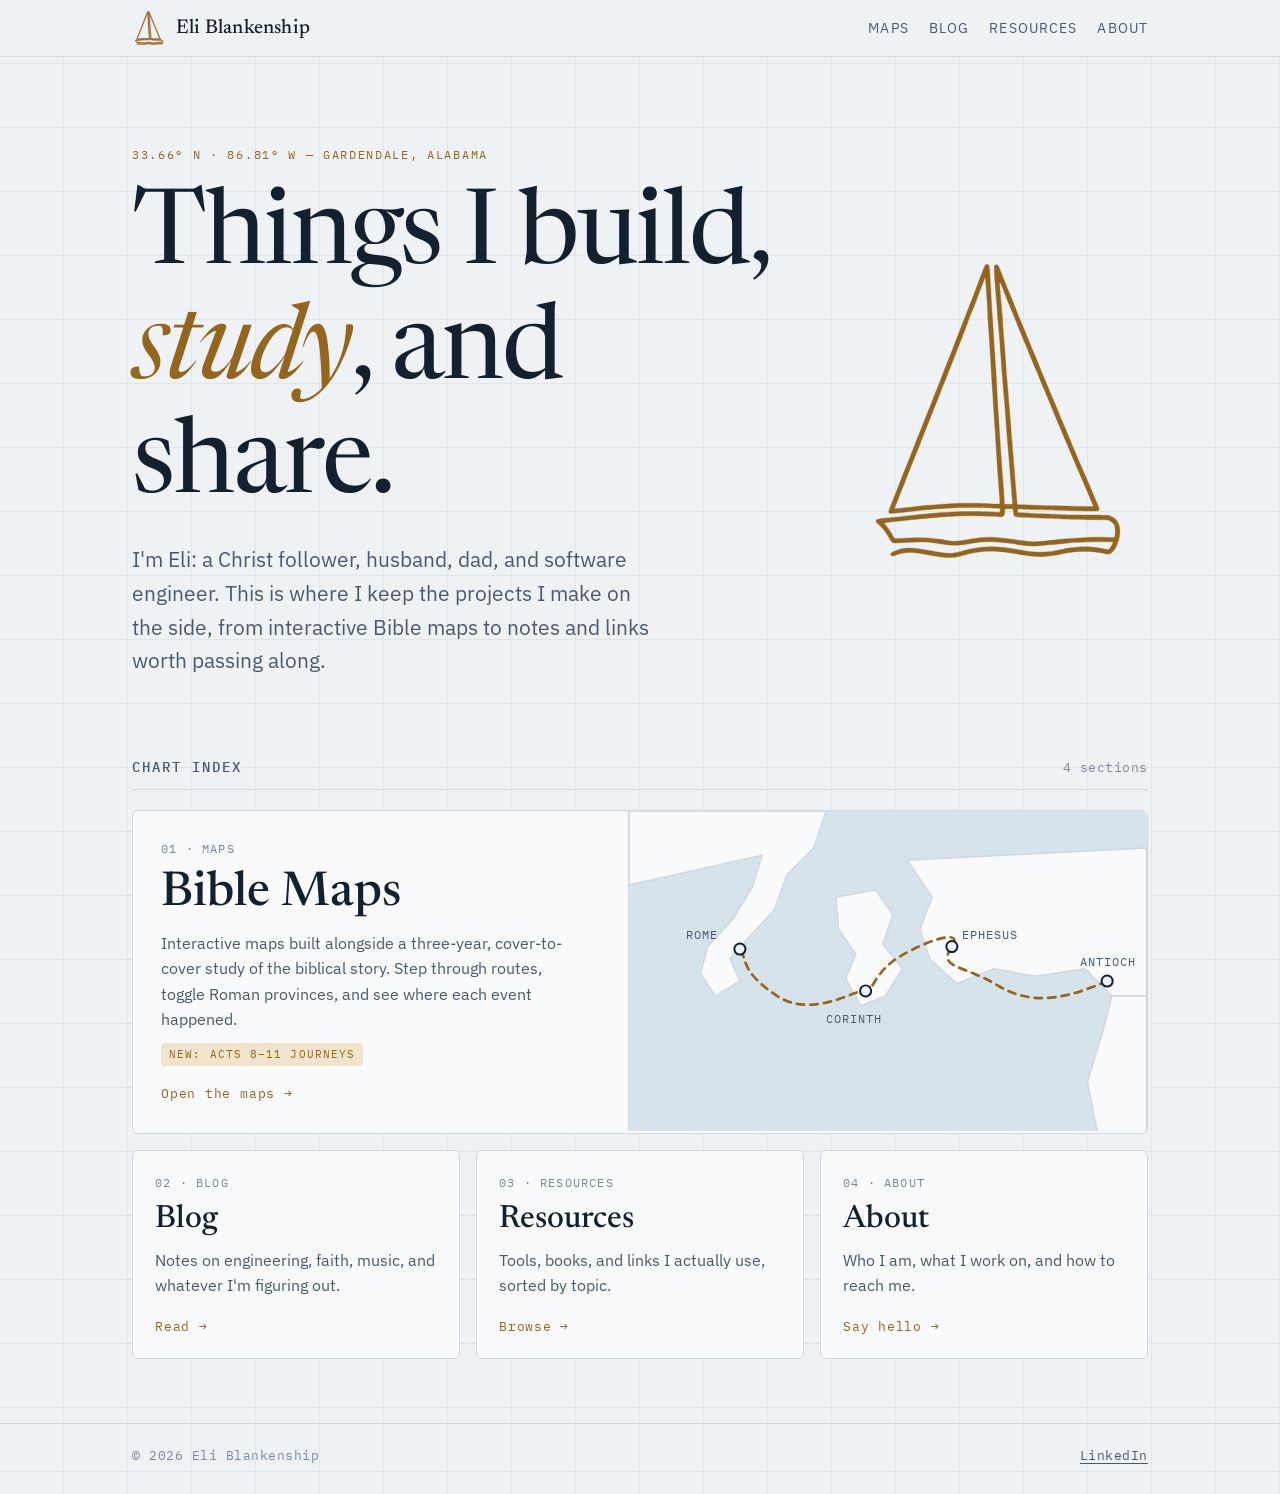
<file: index.html>
<!doctype html>
<html lang="en">
<head>
<meta charset="utf-8">
<meta name="viewport" content="width=device-width,initial-scale=1,viewport-fit=cover">
<title>Eli Blankenship</title>
<meta name="description" content="Eli Blankenship: software engineer in Birmingham, Alabama. Interactive Bible maps, writing, and resources.">
<link rel="icon" href="favicon.svg" type="image/svg+xml">
<link rel="apple-touch-icon" href="assets/img/logo-full.png">
<meta property="og:title" content="Eli Blankenship">
<meta property="og:description" content="Interactive Bible maps, writing, and resources from Eli Blankenship.">
<meta property="og:image" content="https://eliblankenship.com/assets/img/logo-full.png">
<meta property="og:url" content="https://eliblankenship.com/">
<meta name="twitter:card" content="summary">
<link rel="preconnect" href="https://fonts.googleapis.com">
<link rel="preconnect" href="https://fonts.gstatic.com" crossorigin>
<link rel="stylesheet" href="https://fonts.googleapis.com/css2?family=IBM+Plex+Mono:wght@400;500&family=IBM+Plex+Sans:wght@400;500;600&family=Newsreader:ital,opsz,wght@0,6..72,400;0,6..72,500;1,6..72,400&display=swap">
<link rel="stylesheet" href="assets/css/site.css">
</head>
<body>
<header class="topbar">
  <div class="wrap">
    <a class="brand" href="index.html" aria-label="Eli Blankenship, home">
      <span class="mark" aria-hidden="true"></span>
      Eli Blankenship
    </a>
    <nav class="nav" aria-label="Main">
      <a href="maps/index.html">Maps</a>
      <a href="blog/index.html">Blog</a>
      <a href="resources/index.html">Resources</a>
      <a href="about/index.html">About</a>
    </nav>
  </div>
</header>

<main class="wrap">
  <section class="hero">
    <div class="hero-text">
      <p class="eyebrow">33.66° N · 86.81° W — Gardendale, Alabama</p>
      <h1>Things I build,<br><em>study</em>, and share.</h1>
      <p class="lede">I'm Eli: a Christ follower, husband, dad, and software engineer. This is where I keep the projects I make on the side, from interactive Bible maps to notes and links worth passing along.</p>
    </div>
    <span class="mark" aria-hidden="true"></span>
  </section>

  <section aria-labelledby="idx">
    <div class="index-head">
      <h2 id="idx">Chart index</h2>
      <span class="mono">4 sections</span>
    </div>
    <div class="tiles">
      <a class="tile feature" href="maps/index.html">
        <div class="body">
          <span class="no">01 · MAPS</span>
          <h3>Bible Maps</h3>
          <p>Interactive maps built alongside a three-year, cover-to-cover study of the biblical story. Step through routes, toggle Roman provinces, and see where each event happened.</p>
          <span class="badge">New: Acts 8–11 Journeys</span>
          <span class="go">Open the maps →</span>
        </div>
        <svg class="art" viewBox="0 0 420 260" preserveAspectRatio="xMidYMid slice" role="img" aria-label="Sketch of a route across the Mediterranean">
          <path class="route-land" d="M0 0 H160 L150 30 L128 52 L118 80 L96 104 L82 120 L90 138 L70 150 L58 132 L64 110 L84 88 L100 62 L108 36 L0 60Z"/>
          <path class="route-land" d="M168 70 L200 64 L214 84 L206 108 L222 128 L208 150 L188 158 L176 136 L184 116 L170 96Z"/>
          <path class="route-land" d="M226 40 L420 30 L420 150 L392 150 L370 128 L330 134 L296 128 L266 140 L244 120 L236 96 L246 70Z"/>
          <path class="route-land" d="M392 150 L420 150 L420 260 L380 260 L372 220 L384 180Z"/>
          <path class="route-line" d="M388 138 C 360 150, 330 160, 300 142 S 250 128, 262 110 S 230 110, 214 122 S 196 150, 192 146 S 150 170, 120 150 S 96 120, 90 112"/>
          <circle class="route-dot" cx="388" cy="138" r="4.5"/>
          <circle class="route-dot" cx="262" cy="110" r="4.5"/>
          <circle class="route-dot" cx="192" cy="146" r="4.5"/>
          <circle class="route-dot" cx="90" cy="112" r="4.5"/>
          <text class="route-lbl" x="366" y="126">ANTIOCH</text>
          <text class="route-lbl" x="270" y="104">EPHESUS</text>
          <text class="route-lbl" x="160" y="172">CORINTH</text>
          <text class="route-lbl" x="46" y="104">ROME</text>
        </svg>
      </a>

      <a class="tile third" href="blog/index.html">
        <span class="no">02 · BLOG</span>
        <h3>Blog</h3>
        <p>Notes on engineering, faith, music, and whatever I'm figuring out.</p>
        <span class="go">Read →</span>
      </a>
      <a class="tile third" href="resources/index.html">
        <span class="no">03 · RESOURCES</span>
        <h3>Resources</h3>
        <p>Tools, books, and links I actually use, sorted by topic.</p>
        <span class="go">Browse →</span>
      </a>
      <a class="tile third" href="about/index.html">
        <span class="no">04 · ABOUT</span>
        <h3>About</h3>
        <p>Who I am, what I work on, and how to reach me.</p>
        <span class="go">Say hello →</span>
      </a>
    </div>
  </section>
</main>

<footer>
  <div class="wrap">
    <span class="mono">© 2026 Eli Blankenship</span>
    <span class="mono"><a href="https://www.linkedin.com/in/eliblankeship/">LinkedIn</a></span>
  </div>
</footer>
</body>
</html>
</file>
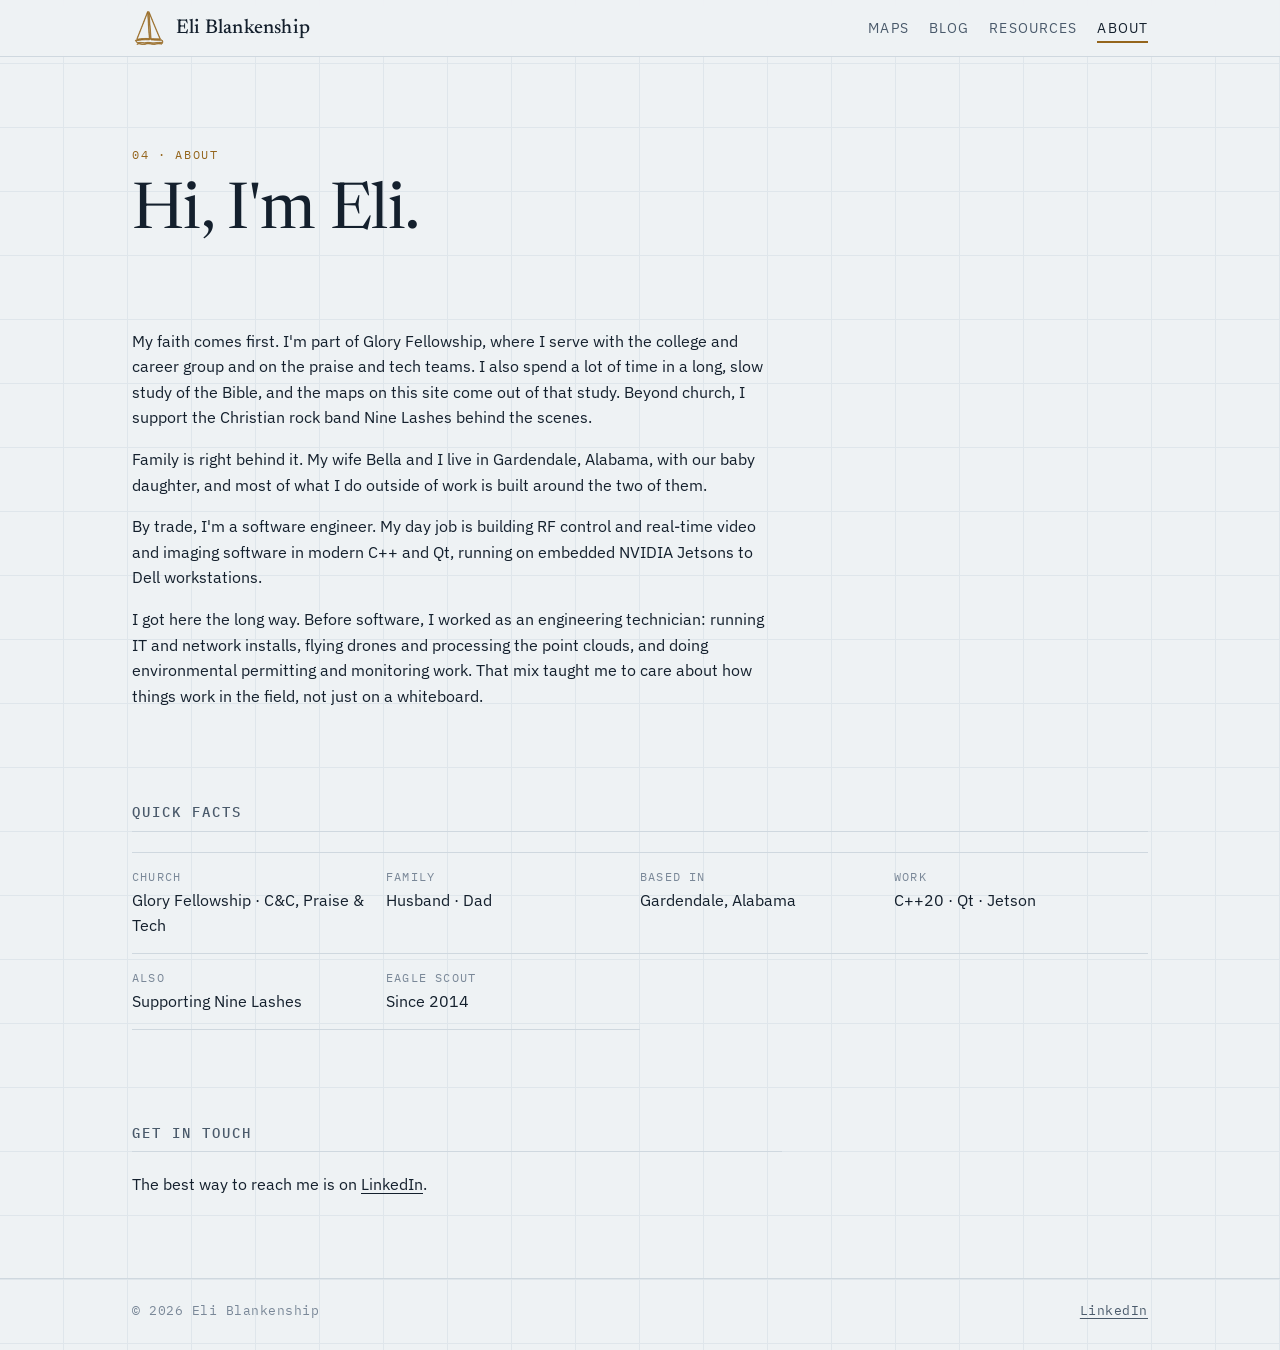
<file: about/index.html>
<!doctype html>
<html lang="en">
<head>
<meta charset="utf-8">
<meta name="viewport" content="width=device-width,initial-scale=1,viewport-fit=cover">
<title>About · Eli Blankenship</title>
<meta name="description" content="About Eli Blankenship, software engineer in Birmingham, Alabama.">
<link rel="icon" href="../favicon.svg" type="image/svg+xml">
<link rel="preconnect" href="https://fonts.googleapis.com">
<link rel="preconnect" href="https://fonts.gstatic.com" crossorigin>
<link rel="stylesheet" href="https://fonts.googleapis.com/css2?family=IBM+Plex+Mono:wght@400;500&family=IBM+Plex+Sans:wght@400;500;600&family=Newsreader:ital,opsz,wght@0,6..72,400;0,6..72,500;1,6..72,400&display=swap">
<link rel="stylesheet" href="../assets/css/site.css">
</head>
<body>
<header class="topbar">
  <div class="wrap">
    <a class="brand" href="../index.html" aria-label="Eli Blankenship, home">
      <span class="mark" aria-hidden="true"></span>
      Eli Blankenship
    </a>
    <nav class="nav" aria-label="Main">
      <a href="../maps/index.html">Maps</a>
      <a href="../blog/index.html">Blog</a>
      <a href="../resources/index.html">Resources</a>
      <a href="../about/index.html" aria-current="page">About</a>
    </nav>
  </div>
</header>

<main class="wrap">
  <section class="page-head">
    <p class="eyebrow">04 · About</p>
    <h1>Hi, I'm Eli.</h1>
  </section>
  <section class="prose">
    <p>My faith comes first. I'm part of Glory Fellowship, where I serve with the college and career group and on the praise and tech teams. I also spend a lot of time in a long, slow study of the Bible, and the maps on this site come out of that study. Beyond church, I support the Christian rock band Nine Lashes behind the scenes.</p>
    <p>Family is right behind it. My wife Bella and I live in Gardendale, Alabama, with our baby daughter, and most of what I do outside of work is built around the two of them.</p>
    <p>By trade, I'm a software engineer. My day job is building RF control and real-time video and imaging software in modern C++ and Qt, running on embedded NVIDIA Jetsons to Dell workstations.</p>
    <p>I got here the long way. Before software, I worked as an engineering technician: running IT and network installs, flying drones and processing the point clouds, and doing environmental permitting and monitoring work. That mix taught me to care about how things work in the field, not just on a whiteboard.</p>
  </section>
  <section aria-labelledby="facts">
    <div class="index-head"><h2 id="facts">Quick facts</h2></div>
    <dl class="facts">
      <div><dt>Church</dt><dd>Glory Fellowship · C&amp;C, Praise &amp; Tech</dd></div>
      <div><dt>Family</dt><dd>Husband · Dad</dd></div>
      <div><dt>Based in</dt><dd>Gardendale, Alabama</dd></div>
      <div><dt>Work</dt><dd>C++20 · Qt · Jetson</dd></div>
      <div><dt>Also</dt><dd>Supporting Nine Lashes</dd></div>
      <div><dt>Eagle Scout</dt><dd>Since 2014</dd></div>
    </dl>
  </section>
  <section aria-labelledby="contact" class="prose">
    <div class="index-head"><h2 id="contact">Get in touch</h2></div>
    <p>The best way to reach me is on <a href="https://www.linkedin.com/in/eliblankeship/">LinkedIn</a>.</p>
  </section>
</main>

<footer>
  <div class="wrap">
    <span class="mono">© 2026 Eli Blankenship</span>
    <span class="mono"><a href="https://www.linkedin.com/in/eliblankeship/">LinkedIn</a></span>
  </div>
</footer>
</body>
</html>
</file>
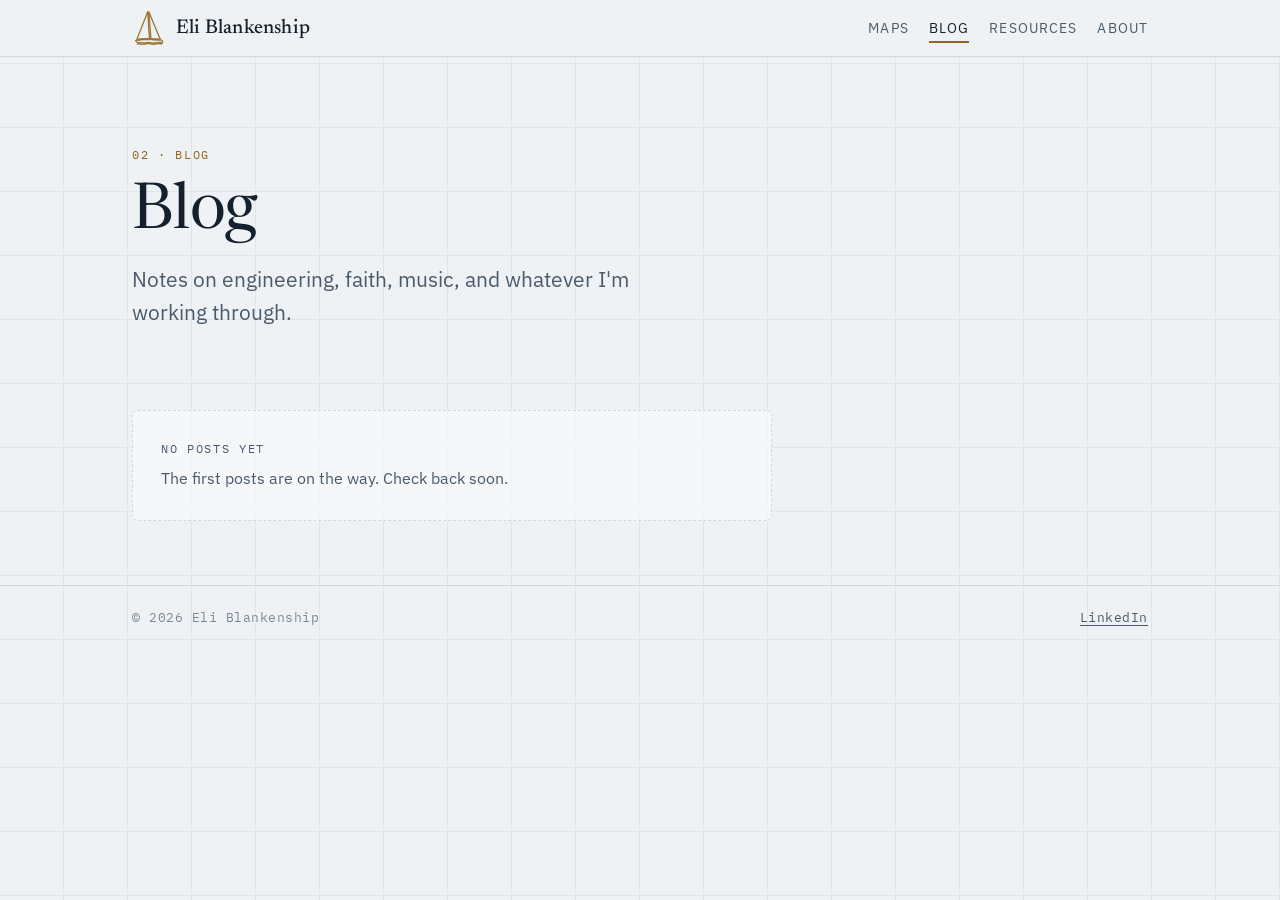
<file: blog/index.html>
<!doctype html>
<html lang="en">
<head>
<meta charset="utf-8">
<meta name="viewport" content="width=device-width,initial-scale=1,viewport-fit=cover">
<title>Blog · Eli Blankenship</title>
<meta name="description" content="Notes on engineering, faith, and music by Eli Blankenship.">
<link rel="icon" href="../favicon.svg" type="image/svg+xml">
<link rel="preconnect" href="https://fonts.googleapis.com">
<link rel="preconnect" href="https://fonts.gstatic.com" crossorigin>
<link rel="stylesheet" href="https://fonts.googleapis.com/css2?family=IBM+Plex+Mono:wght@400;500&family=IBM+Plex+Sans:wght@400;500;600&family=Newsreader:ital,opsz,wght@0,6..72,400;0,6..72,500;1,6..72,400&display=swap">
<link rel="stylesheet" href="../assets/css/site.css">
</head>
<body>
<header class="topbar">
  <div class="wrap">
    <a class="brand" href="../index.html" aria-label="Eli Blankenship, home">
      <span class="mark" aria-hidden="true"></span>
      Eli Blankenship
    </a>
    <nav class="nav" aria-label="Main">
      <a href="../maps/index.html">Maps</a>
      <a href="../blog/index.html" aria-current="page">Blog</a>
      <a href="../resources/index.html">Resources</a>
      <a href="../about/index.html">About</a>
    </nav>
  </div>
</header>

<main class="wrap">
  <section class="page-head">
    <p class="eyebrow">02 · Blog</p>
    <h1>Blog</h1>
    <p class="lede">Notes on engineering, faith, music, and whatever I'm working through.</p>
  </section>
  <div class="empty">
    <p class="eyebrow">No posts yet</p>
    <p>The first posts are on the way. Check back soon.</p>
  </div>
</main>

<footer>
  <div class="wrap">
    <span class="mono">© 2026 Eli Blankenship</span>
    <span class="mono"><a href="https://www.linkedin.com/in/eliblankeship/">LinkedIn</a></span>
  </div>
</footer>
</body>
</html>
</file>
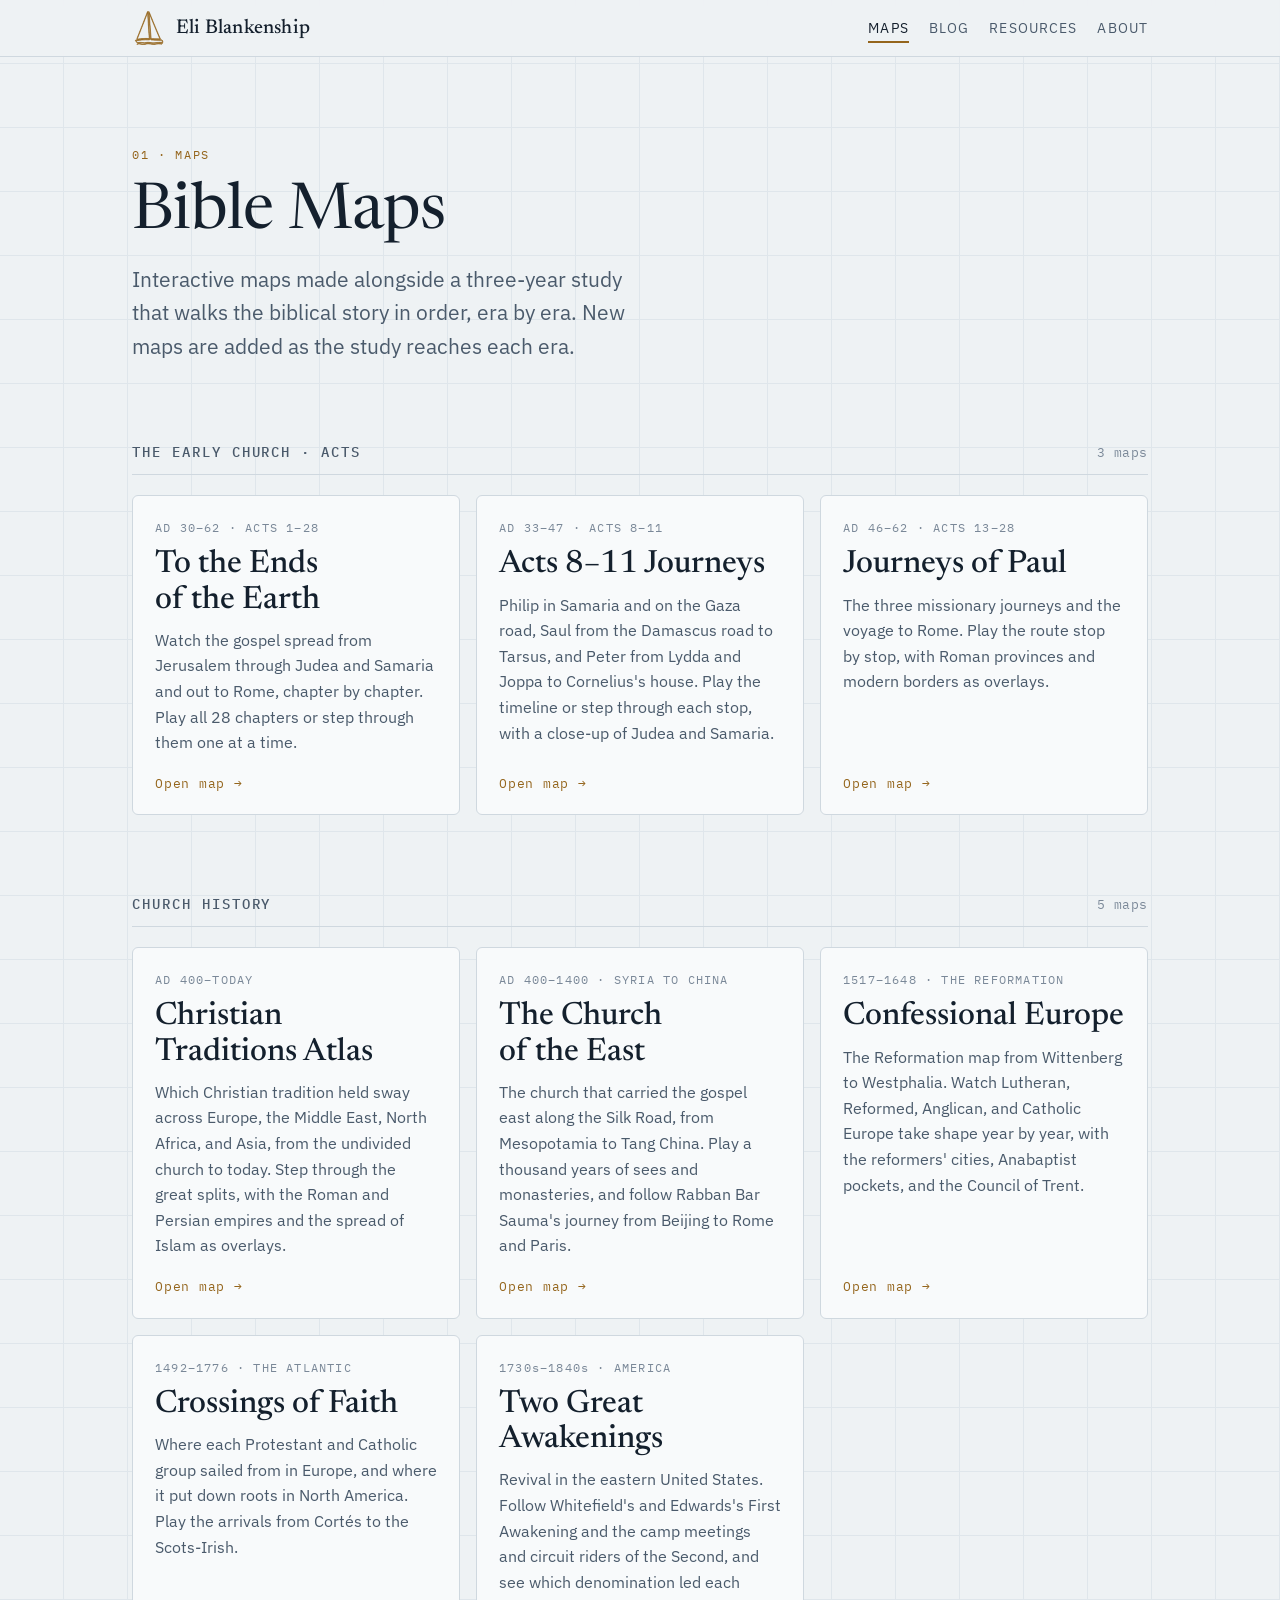
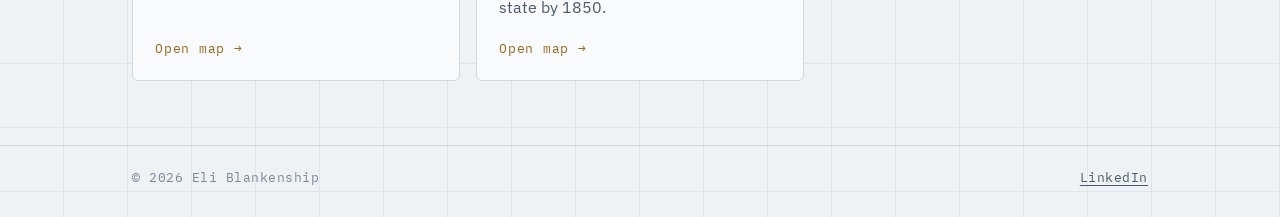
<file: maps/index.html>
<!doctype html>
<html lang="en">
<head>
<meta charset="utf-8">
<meta name="viewport" content="width=device-width,initial-scale=1,viewport-fit=cover">
<title>Bible Maps · Eli Blankenship</title>
<meta name="description" content="Interactive maps from a three-year study of the biblical story.">
<link rel="icon" href="../favicon.svg" type="image/svg+xml">
<link rel="preconnect" href="https://fonts.googleapis.com">
<link rel="preconnect" href="https://fonts.gstatic.com" crossorigin>
<link rel="stylesheet" href="https://fonts.googleapis.com/css2?family=IBM+Plex+Mono:wght@400;500&family=IBM+Plex+Sans:wght@400;500;600&family=Newsreader:ital,opsz,wght@0,6..72,400;0,6..72,500;1,6..72,400&display=swap">
<link rel="stylesheet" href="../assets/css/site.css">
</head>
<body>
<header class="topbar">
  <div class="wrap">
    <a class="brand" href="../index.html" aria-label="Eli Blankenship, home">
      <span class="mark" aria-hidden="true"></span>
      Eli Blankenship
    </a>
    <nav class="nav" aria-label="Main">
      <a href="../maps/index.html" aria-current="page">Maps</a>
      <a href="../blog/index.html">Blog</a>
      <a href="../resources/index.html">Resources</a>
      <a href="../about/index.html">About</a>
    </nav>
  </div>
</header>

<main class="wrap">
  <section class="page-head">
    <p class="eyebrow">01 · Maps</p>
    <h1>Bible Maps</h1>
    <p class="lede">Interactive maps made alongside a three-year study that walks the biblical story in order, era by era. New maps are added as the study reaches each era.</p>
  </section>

  <section aria-labelledby="era">
    <div class="index-head">
      <h2 id="era">The Early Church · Acts</h2>
      <span class="mono">3 maps</span>
    </div>
    <div class="cards">
      <a class="tile" href="to-the-ends-of-the-earth/index.html">
        <span class="no">AD 30–62 · ACTS 1–28</span>
        <h3>To the Ends of the Earth</h3>
        <p>Watch the gospel spread from Jerusalem through Judea and Samaria and out to Rome, chapter by chapter. Play all 28 chapters or step through them one at a time.</p>
        <span class="go">Open map →</span>
      </a>
      <a class="tile" href="acts-8-11-journeys/index.html">
        <span class="no">AD 33–47 · ACTS 8–11</span>
        <h3>Acts 8–11 Journeys</h3>
        <p>Philip in Samaria and on the Gaza road, Saul from the Damascus road to Tarsus, and Peter from Lydda and Joppa to Cornelius's house. Play the timeline or step through each stop, with a close-up of Judea and Samaria.</p>
        <span class="go">Open map →</span>
      </a>
      <a class="tile" href="journeys-of-paul/index.html">
        <span class="no">AD 46–62 · ACTS 13–28</span>
        <h3>Journeys of Paul</h3>
        <p>The three missionary journeys and the voyage to Rome. Play the route stop by stop, with Roman provinces and modern borders as overlays.</p>
        <span class="go">Open map →</span>
      </a>
    </div>
  </section>

  <section aria-labelledby="church">
    <div class="index-head">
      <h2 id="church">Church History</h2>
      <span class="mono">5 maps</span>
    </div>
    <div class="cards">
      <a class="tile" href="christian-traditions-atlas/index.html">
        <span class="no">AD 400–TODAY</span>
        <h3>Christian Traditions Atlas</h3>
        <p>Which Christian tradition held sway across Europe, the Middle East, North Africa, and Asia, from the undivided church to today. Step through the great splits, with the Roman and Persian empires and the spread of Islam as overlays.</p>
        <span class="go">Open map →</span>
      </a>
      <a class="tile" href="church-of-the-east/index.html">
        <span class="no">AD 400–1400 · SYRIA TO CHINA</span>
        <h3>The Church of the East</h3>
        <p>The church that carried the gospel east along the Silk Road, from Mesopotamia to Tang China. Play a thousand years of sees and monasteries, and follow Rabban Bar Sauma's journey from Beijing to Rome and Paris.</p>
        <span class="go">Open map →</span>
      </a>
      <a class="tile" href="confessional-europe/index.html">
        <span class="no">1517–1648 · THE REFORMATION</span>
        <h3>Confessional Europe</h3>
        <p>The Reformation map from Wittenberg to Westphalia. Watch Lutheran, Reformed, Anglican, and Catholic Europe take shape year by year, with the reformers' cities, Anabaptist pockets, and the Council of Trent.</p>
        <span class="go">Open map →</span>
      </a>
      <a class="tile" href="crossings-of-faith/index.html">
        <span class="no">1492–1776 · THE ATLANTIC</span>
        <h3>Crossings of Faith</h3>
        <p>Where each Protestant and Catholic group sailed from in Europe, and where it put down roots in North America. Play the arrivals from Cortés to the Scots-Irish.</p>
        <span class="go">Open map →</span>
      </a>
      <a class="tile" href="two-great-awakenings/index.html">
        <span class="no">1730s–1840s · AMERICA</span>
        <h3>Two Great Awakenings</h3>
        <p>Revival in the eastern United States. Follow Whitefield's and Edwards's First Awakening and the camp meetings and circuit riders of the Second, and see which denomination led each state by 1850.</p>
        <span class="go">Open map →</span>
      </a>
    </div>
  </section>
</main>

<footer>
  <div class="wrap">
    <span class="mono">© 2026 Eli Blankenship</span>
    <span class="mono"><a href="https://www.linkedin.com/in/eliblankeship/">LinkedIn</a></span>
  </div>
</footer>
</body>
</html>
</file>
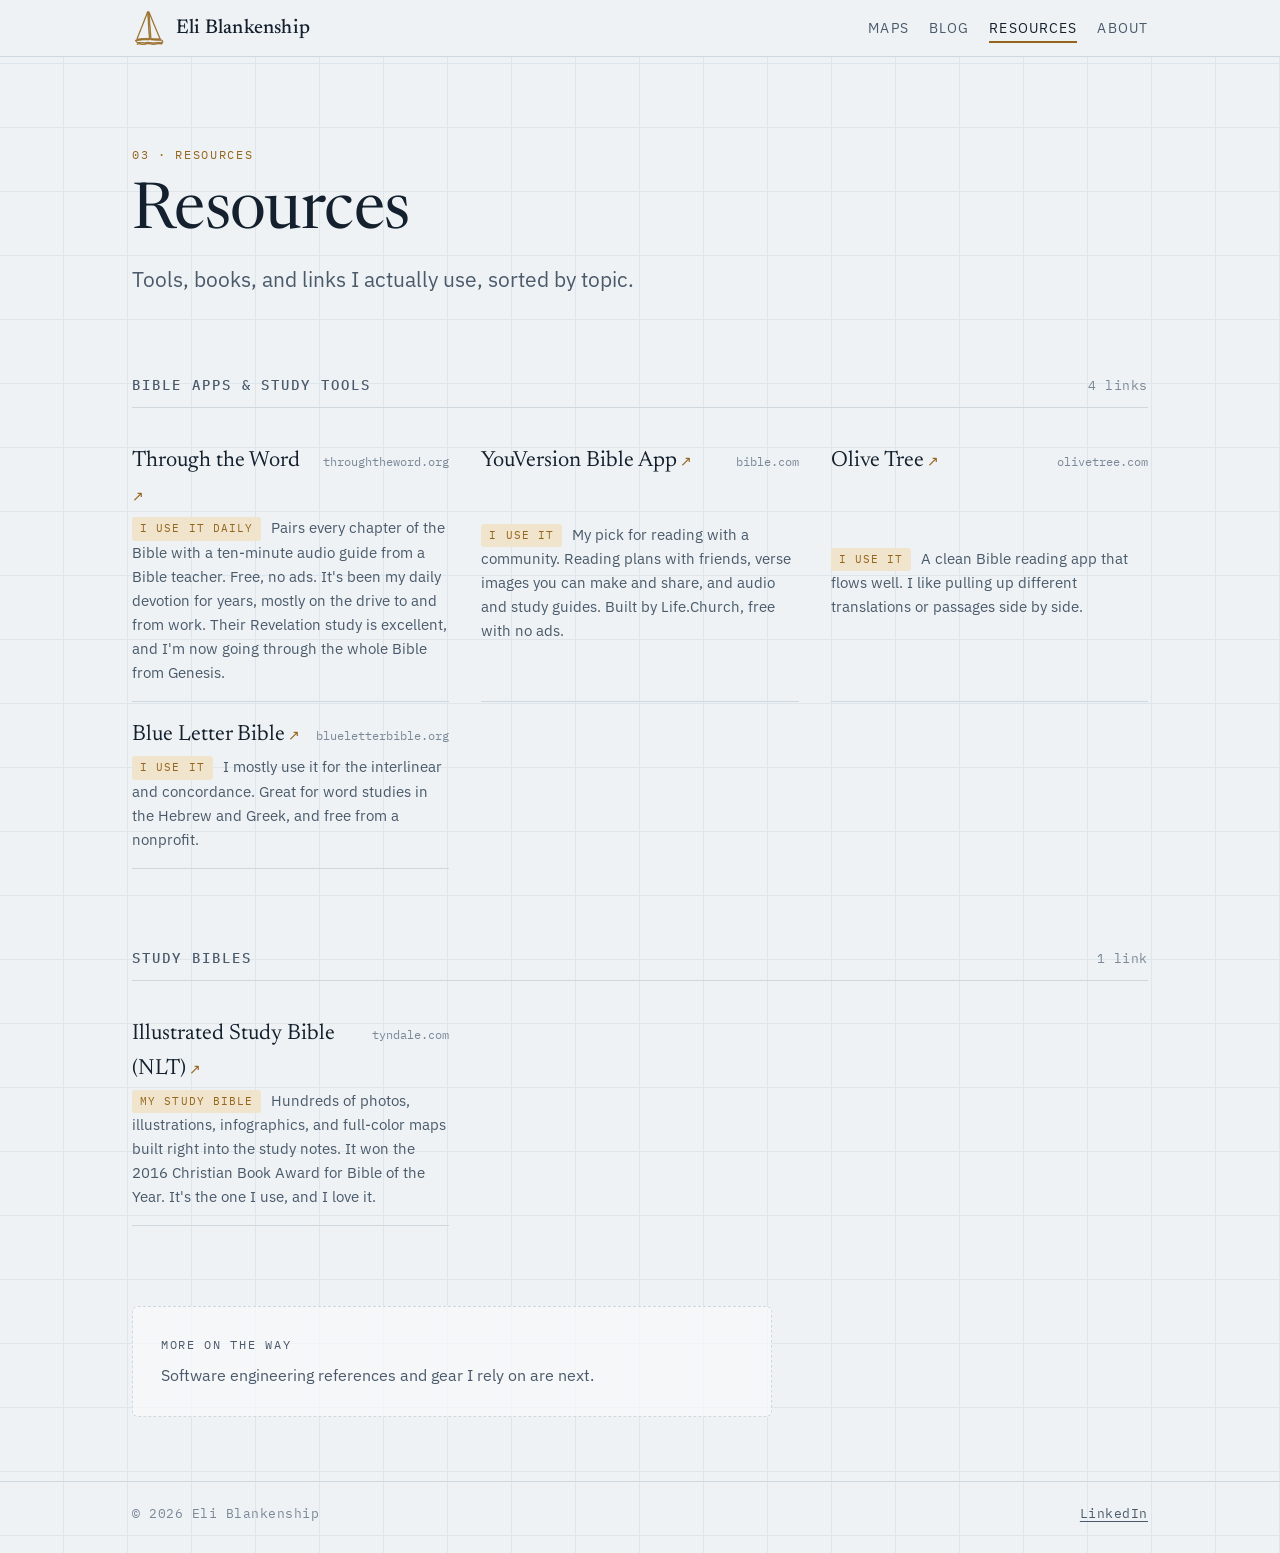
<file: resources/index.html>
<!doctype html>
<html lang="en">
<head>
<meta charset="utf-8">
<meta name="viewport" content="width=device-width,initial-scale=1,viewport-fit=cover">
<title>Resources · Eli Blankenship</title>
<meta name="description" content="Tools, books, and links Eli Blankenship uses and recommends.">
<link rel="icon" href="../favicon.svg" type="image/svg+xml">
<link rel="preconnect" href="https://fonts.googleapis.com">
<link rel="preconnect" href="https://fonts.gstatic.com" crossorigin>
<link rel="stylesheet" href="https://fonts.googleapis.com/css2?family=IBM+Plex+Mono:wght@400;500&family=IBM+Plex+Sans:wght@400;500;600&family=Newsreader:ital,opsz,wght@0,6..72,400;0,6..72,500;1,6..72,400&display=swap">
<link rel="stylesheet" href="../assets/css/site.css">
</head>
<body>
<header class="topbar">
  <div class="wrap">
    <a class="brand" href="../index.html" aria-label="Eli Blankenship, home">
      <span class="mark" aria-hidden="true"></span>
      Eli Blankenship
    </a>
    <nav class="nav" aria-label="Main">
      <a href="../maps/index.html">Maps</a>
      <a href="../blog/index.html">Blog</a>
      <a href="../resources/index.html" aria-current="page">Resources</a>
      <a href="../about/index.html">About</a>
    </nav>
  </div>
</header>

<main class="wrap">
  <section class="page-head">
    <p class="eyebrow">03 · Resources</p>
    <h1>Resources</h1>
    <p class="lede">Tools, books, and links I actually use, sorted by topic.</p>
  </section>
  <section aria-labelledby="apps">
    <div class="index-head">
      <h2 id="apps">Bible apps &amp; study tools</h2>
      <span class="mono">4 links</span>
    </div>
    <ul class="links">
      <li>
        <a href="https://throughtheword.org/" rel="noopener">Through the Word</a>
        <span class="host">throughtheword.org</span>
        <p><span class="badge">I use it daily</span> Pairs every chapter of the Bible with a ten-minute audio guide from a Bible teacher. Free, no ads. It's been my daily devotion for years, mostly on the drive to and from work. Their Revelation study is excellent, and I'm now going through the whole Bible from Genesis.</p>
      </li>
      <li>
        <a href="https://www.bible.com/" rel="noopener">YouVersion Bible App</a>
        <span class="host">bible.com</span>
        <p><span class="badge">I use it</span> My pick for reading with a community. Reading plans with friends, verse images you can make and share, and audio and study guides. Built by Life.Church, free with no ads.</p>
      </li>
      <li>
        <a href="https://www.olivetree.com/" rel="noopener">Olive Tree</a>
        <span class="host">olivetree.com</span>
        <p><span class="badge">I use it</span> A clean Bible reading app that flows well. I like pulling up different translations or passages side by side.</p>
      </li>
      <li>
        <a href="https://www.blueletterbible.org/" rel="noopener">Blue Letter Bible</a>
        <span class="host">blueletterbible.org</span>
        <p><span class="badge">I use it</span> I mostly use it for the interlinear and concordance. Great for word studies in the Hebrew and Greek, and free from a nonprofit.</p>
      </li>
    </ul>
  </section>

  <section aria-labelledby="bibles">
    <div class="index-head">
      <h2 id="bibles">Study Bibles</h2>
      <span class="mono">1 link</span>
    </div>
    <ul class="links">
      <li>
        <a href="https://www.tyndale.com/p/illustrated-study-bible-nlt/9781496402042" rel="noopener">Illustrated Study Bible (NLT)</a>
        <span class="host">tyndale.com</span>
        <p><span class="badge">My study Bible</span> Hundreds of photos, illustrations, infographics, and full-color maps built right into the study notes. It won the 2016 Christian Book Award for Bible of the Year. It's the one I use, and I love it.</p>
      </li>
    </ul>
  </section>
  <div class="empty">
    <p class="eyebrow">More on the way</p>
    <p>Software engineering references and gear I rely on are next.</p>
  </div>
</main>

<footer>
  <div class="wrap">
    <span class="mono">© 2026 Eli Blankenship</span>
    <span class="mono"><a href="https://www.linkedin.com/in/eliblankeship/">LinkedIn</a></span>
  </div>
</footer>
</body>
</html>
</file>
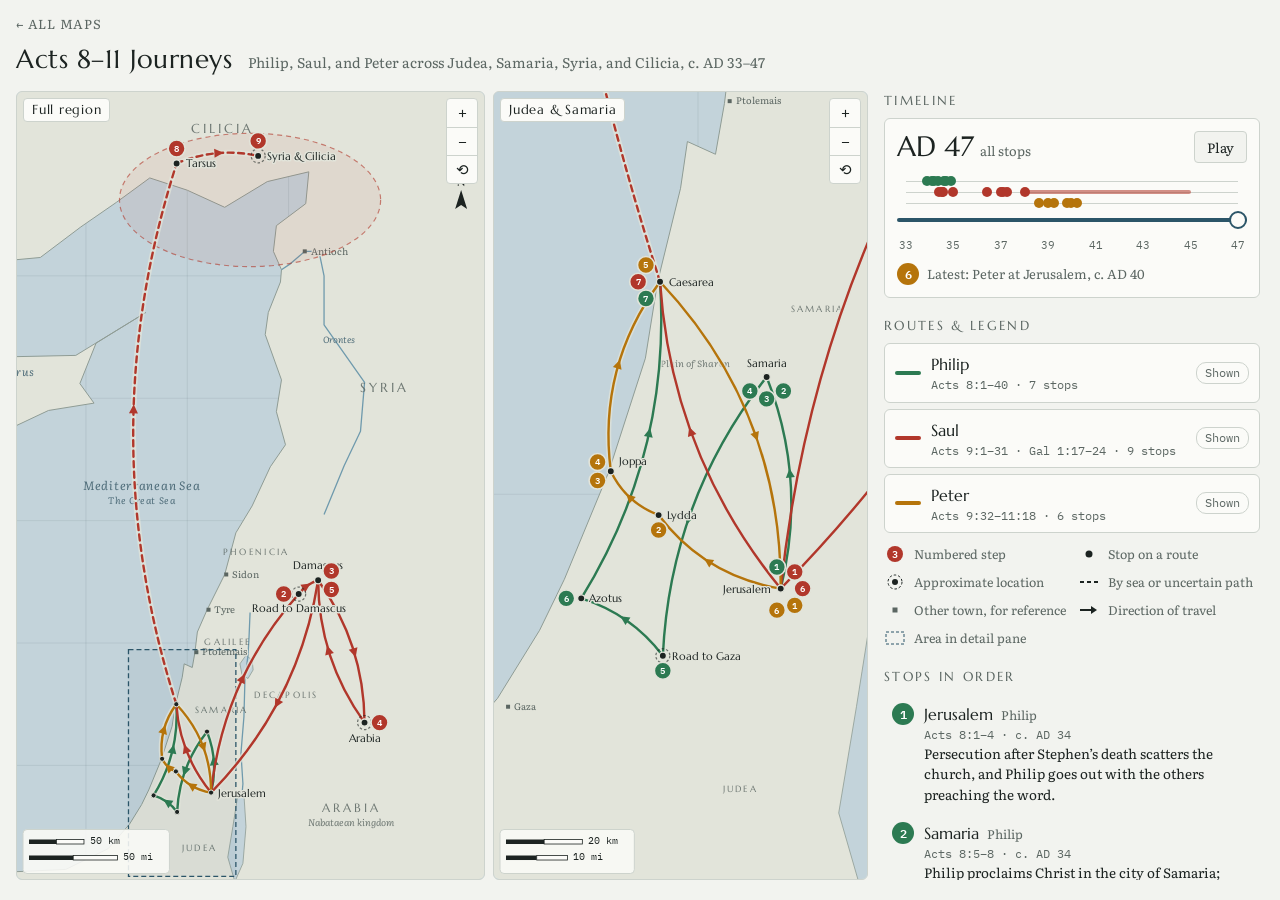
<file: maps/acts-8-11-journeys/index.html>
<!doctype html>
<html lang="en">
<head>
<meta charset="utf-8">
<meta name="viewport" content="width=device-width,initial-scale=1,viewport-fit=cover">
<title>Acts 8–11 Journeys · Eli Blankenship</title>
<meta name="description" content="Interactive map of Philip, Saul, and Peter in Acts 8–11: their journeys across Judea, Samaria, Syria, and Cilicia, c. AD 33–47, step by step.">
<link rel="icon" href="../../favicon.svg" type="image/svg+xml">
<style>:root{color-scheme:light;box-sizing:border-box;padding-top:env(safe-area-inset-top,0px);padding-bottom:env(safe-area-inset-bottom,0px)}html{scroll-padding-top:env(safe-area-inset-top,0px)}body{margin:0;padding:0;font:14px -apple-system,BlinkMacSystemFont,sans-serif;background:#fff;color:#000}img{max-width:100%}[hidden]:not([hidden=until-found i]){display:none!important}</style>
<style>.back{display:inline-block;margin-bottom:10px;font-size:13px;letter-spacing:.06em;text-transform:uppercase;color:var(--muted);text-decoration:none}.back:hover{color:var(--ink)}</style>
</head>
<body>

<link rel="preconnect" href="https://fonts.googleapis.com">
<link rel="preconnect" href="https://fonts.gstatic.com" crossorigin>
<link rel="stylesheet" href="https://fonts.googleapis.com/css2?family=Marcellus&family=Literata:opsz,wght@7..72,400;7..72,600&family=IBM+Plex+Mono:wght@400;600&display=swap">
<style>
/* Layout: slim header, then two map panes (full region + Judea & Samaria detail) beside a control panel; stacks on phones */
:root{
  --bg:#f2f3ef; --panel:#fbfbf8; --ink:#1c2321; --muted:#5b6662; --line:#cdd3cd;
  --sea:#c3d3da; --sea-ink:#4d6b78; --land:#e2e4da; --coast:#8f9c95; --river:#6f9aad; --grat:rgba(60,80,90,.10);
  --philip:#2c7a52; --saul:#b1372b; --peter:#b5740b; --on-badge:#ffffff; --accent:#2b5568;
  --f-display:"Marcellus","Trajan Pro","Palatino Linotype",Georgia,serif;
  --f-body:"Literata",Georgia,"Times New Roman",serif;
  --f-mono:"IBM Plex Mono",ui-monospace,Menlo,Consolas,monospace;
}
@media (prefers-color-scheme: dark){ :root:not([data-theme="light"]){
  --bg:#131817; --panel:#191f1e; --ink:#e3e8e4; --muted:#9aa6a1; --line:#313a38;
  --sea:#17252d; --sea-ink:#7fa3b3; --land:#252b29; --coast:#56645e; --river:#3f6a7c; --grat:rgba(180,200,210,.07);
  --philip:#62c290; --saul:#ef7465; --peter:#e8aa45; --on-badge:#101514; --accent:#8db8cb; color-scheme:dark } }
:root[data-theme="dark"]{
  --bg:#131817; --panel:#191f1e; --ink:#e3e8e4; --muted:#9aa6a1; --line:#313a38;
  --sea:#17252d; --sea-ink:#7fa3b3; --land:#252b29; --coast:#56645e; --river:#3f6a7c; --grat:rgba(180,200,210,.07);
  --philip:#62c290; --saul:#ef7465; --peter:#e8aa45; --on-badge:#101514; --accent:#8db8cb; color-scheme:dark }

*{box-sizing:border-box}
body{margin:0;background:var(--bg);color:var(--ink);font-family:var(--f-body);font-size:15px;line-height:1.5;
  padding-left:max(16px, env(safe-area-inset-left,0px));padding-right:max(16px, env(safe-area-inset-right,0px));}
button{font:inherit;color:inherit}
:focus-visible{outline:2px solid var(--accent);outline-offset:2px}

.top{display:flex;flex-wrap:wrap;align-items:baseline;gap:4px 16px;padding-block:14px 12px}
.top h1{font-family:var(--f-display);font-weight:400;font-size:26px;letter-spacing:.02em;margin:0;text-wrap:balance}
.top p{margin:0;color:var(--muted);font-size:14px}

.app{display:flex;flex-direction:column;gap:16px;padding-block:0 20px}
.maps{position:relative;display:flex;gap:8px;height:74vh;min-height:460px}
.pane{position:relative;flex:1 1 0;min-width:0;border:1px solid var(--line);border-radius:6px;overflow:hidden;background:var(--sea)}
#paneInset{flex:0 0 44%;max-width:440px}
.pane svg{display:block;width:100%;height:100%;touch-action:none;cursor:grab;user-select:none;-webkit-user-select:none}
.pane svg.drag{cursor:grabbing}
.pane-bar{position:absolute;inset:6px 6px auto 6px;display:flex;justify-content:space-between;align-items:flex-start;gap:6px;pointer-events:none}
.pane-title{pointer-events:auto;background:var(--panel);border:1px solid var(--line);border-radius:4px;padding:2px 8px;font-family:var(--f-display);font-size:12.5px;letter-spacing:.06em;white-space:nowrap;overflow:hidden;text-overflow:ellipsis;min-width:0}
.zoom{pointer-events:auto;display:flex;flex-direction:column;background:var(--panel);border:1px solid var(--line);border-radius:4px;overflow:hidden;flex:none}
.zoom button{width:30px;height:28px;border:0;background:none;cursor:pointer;font-family:var(--f-mono);font-size:15px;line-height:1}
.zoom button+button{border-top:1px solid var(--line)}
.zoom button:hover{background:var(--bg)}

/* map svg classes */
.sea{fill:var(--sea)} .land{fill:var(--land);stroke:var(--coast);stroke-width:1}
.water{fill:var(--sea);stroke:var(--coast);stroke-width:.8} .river{fill:none;stroke:var(--river);stroke-width:1.3;stroke-linejoin:round}
.grat{stroke:var(--grat);stroke-width:1;fill:none}
.rg{font-family:var(--f-display);fill:var(--muted);letter-spacing:.24em;opacity:.85}
.rgsub{font-family:var(--f-body);font-style:italic;fill:var(--muted);opacity:.85}
.sealbl{font-family:var(--f-body);font-style:italic;fill:var(--sea-ink);letter-spacing:.06em}
.riv{font-family:var(--f-body);font-style:italic;fill:var(--sea-ink)}
.halo{paint-order:stroke;stroke:var(--land);stroke-linejoin:round}
.plbl{font-family:var(--f-display);fill:var(--ink)}
.plbl.faint,.pdot.faint{opacity:.35}
.reflbl{font-family:var(--f-body);fill:var(--muted)}
.refpt{fill:var(--muted)}
.pdot{fill:var(--ink);stroke:var(--land)}
.approx{fill:none;stroke:var(--ink);opacity:.6}
.rt{fill:none;stroke-linecap:round} .rt-halo{fill:none;stroke:var(--land);stroke-linecap:round;opacity:.75}
.s-philip{stroke:var(--philip)} .s-saul{stroke:var(--saul)} .s-peter{stroke:var(--peter)}
.c-philip{fill:var(--philip)} .c-saul{fill:var(--saul)} .c-peter{fill:var(--peter)}
.zone{fill:var(--saul);fill-opacity:.07;stroke:var(--saul);stroke-opacity:.6}
.locator{fill:var(--accent);fill-opacity:.05;stroke:var(--accent)}
.bd{cursor:pointer} .bd-c{stroke:var(--land)}
.bd-t{font-family:var(--f-mono);font-weight:600;fill:var(--on-badge);text-anchor:middle;pointer-events:none}
.bd:hover .bd-c{stroke:var(--ink)}
.selring{fill:none;stroke:var(--ink)}
.sb-plate{fill:var(--panel);fill-opacity:.88;stroke:var(--line)}
.sb-a{fill:var(--ink)} .sb-b{fill:var(--panel);stroke:var(--ink)}
.sb-t{font-family:var(--f-mono);fill:var(--ink)}
.na{fill:var(--ink)} .na-t{font-family:var(--f-display);fill:var(--ink);text-anchor:middle}

/* popup */
.pop{position:absolute;top:0;left:0;width:min(270px, calc(100% - 16px));background:var(--panel);border:1px solid var(--line);border-radius:6px;
  box-shadow:0 8px 24px rgba(0,0,0,.18);padding:10px 12px 10px;z-index:5;font-size:13.5px;line-height:1.45}
.pop-x{position:absolute;top:4px;right:4px;width:26px;height:26px;border:0;background:none;cursor:pointer;font-size:18px;color:var(--muted)}
.pop-h{display:flex;align-items:center;gap:8px;padding-right:22px}
.pop-h b{font-family:var(--f-display);font-weight:400;font-size:16px}
.pop-who{color:var(--muted);font-size:12.5px}
.pop-meta{display:flex;flex-wrap:wrap;gap:2px 10px;margin-top:4px;font-family:var(--f-mono);font-size:12px}
.pop-meta a{color:var(--accent)}
.pop p{margin:6px 0 0}
.pop .pop-n{color:var(--muted);font-size:12.5px;font-style:italic}
.pop-nav{display:flex;justify-content:space-between;align-items:center;margin-top:8px;border-top:1px solid var(--line);padding-top:6px;font-family:var(--f-mono);font-size:12px;color:var(--muted)}
.pop-nav button{border:1px solid var(--line);background:var(--bg);border-radius:4px;padding:2px 8px;cursor:pointer;font-size:12px}
.pop-nav button:disabled{opacity:.35;cursor:default}

/* badges in HTML */
.bdg{display:inline-grid;place-items:center;flex:none;width:22px;height:22px;border-radius:50%;font-family:var(--f-mono);font-weight:600;font-size:12px;color:var(--on-badge)}
.bdg.philip{background:var(--philip)} .bdg.saul{background:var(--saul)} .bdg.peter{background:var(--peter)}

/* panel */
.panel{display:flex;flex-direction:column;gap:18px;min-width:0}
.sec h2{font-family:var(--f-display);font-weight:400;font-size:13px;letter-spacing:.18em;text-transform:uppercase;color:var(--muted);margin:0 0 8px}
.box{background:var(--panel);border:1px solid var(--line);border-radius:6px;padding:12px}

.tl-head{display:flex;align-items:center;justify-content:space-between;gap:10px}
.tl-year{font-family:var(--f-display);font-size:28px;line-height:1;font-variant-numeric:tabular-nums}
.tl-year small{font-family:var(--f-body);font-size:13px;color:var(--muted);margin-left:6px}
.btn{border:1px solid var(--line);background:var(--bg);border-radius:4px;padding:5px 12px;cursor:pointer;font-size:13.5px}
.btn:hover{border-color:var(--muted)}
.tl-track{position:relative;height:34px;margin:12px 9px 2px}
.tl-track .row{position:absolute;left:0;right:0;height:1px;background:var(--line)}
.tdot{position:absolute;width:10px;height:10px;margin:-5px 0 0 -5px;border-radius:50%;border:0;padding:0;cursor:pointer}
.tdot.philip,.tbar.philip{background:var(--philip)} .tdot.saul,.tbar.saul{background:var(--saul)} .tdot.peter,.tbar.peter{background:var(--peter)}
.tdot.future,.tbar.future{opacity:.28} .tdot.off,.tbar.off{opacity:.08;pointer-events:none}
.tdot.sel{box-shadow:0 0 0 2px var(--panel),0 0 0 4px var(--ink)}
.tbar{position:absolute;height:4px;margin-top:-2px;border-radius:2px;opacity:.55}
input[type=range]{-webkit-appearance:none;appearance:none;width:100%;height:18px;background:none;margin:0;cursor:pointer}
input[type=range]::-webkit-slider-runnable-track{height:4px;border-radius:2px;background:linear-gradient(90deg,var(--accent) var(--p,100%),var(--line) var(--p,100%))}
input[type=range]::-moz-range-track{height:4px;border-radius:2px;background:linear-gradient(90deg,var(--accent) var(--p,100%),var(--line) var(--p,100%))}
input[type=range]::-webkit-slider-thumb{-webkit-appearance:none;width:18px;height:18px;margin-top:-7px;border-radius:50%;background:var(--panel);border:2px solid var(--accent)}
input[type=range]::-moz-range-thumb{width:14px;height:14px;border-radius:50%;background:var(--panel);border:2px solid var(--accent)}
.tl-ticks{position:relative;height:16px;margin:2px 9px 0;font-family:var(--f-mono);font-size:11px;color:var(--muted);font-variant-numeric:tabular-nums}
.tl-ticks span{position:absolute;transform:translateX(-50%)}
.tl-latest{margin:10px 0 0;font-size:13px;color:var(--muted);display:flex;align-items:center;gap:8px;min-height:22px}

.who-list{display:flex;flex-direction:column;gap:6px}
.who{display:flex;align-items:center;gap:10px;width:100%;text-align:left;background:var(--panel);border:1px solid var(--line);border-radius:6px;padding:8px 10px;cursor:pointer}
.who .sw{width:26px;height:4px;border-radius:2px;flex:none}
.sw.philip{background:var(--philip)} .sw.saul{background:var(--saul)} .sw.peter{background:var(--peter)}
.who-txt{flex:1;min-width:0;display:flex;flex-direction:column}
.who-txt b{font-family:var(--f-display);font-weight:400;font-size:16px}
.who-txt small{color:var(--muted);font-family:var(--f-mono);font-size:11.5px}
.who-state{font-size:12px;font-family:var(--f-mono);border:1px solid var(--line);border-radius:10px;padding:1px 8px;color:var(--muted)}
.who[aria-pressed="false"]{opacity:.55}
.who[aria-pressed="false"] .sw{background:var(--line)}
.sym{display:grid;grid-template-columns:repeat(auto-fill,minmax(150px,1fr));gap:6px 12px;margin-top:10px;font-size:12.5px;color:var(--muted)}
.sym div{display:flex;align-items:center;gap:8px}
.sym svg{flex:none;color:var(--ink)}

.stops{list-style:none;margin:0;padding:0;display:flex;flex-direction:column;gap:2px}
.stop{display:flex;gap:10px;width:100%;text-align:left;border:0;background:none;border-radius:6px;padding:8px;cursor:pointer;align-items:flex-start}
.stop:hover{background:var(--panel)}
.stop.sel{background:var(--panel);box-shadow:inset 0 0 0 1px var(--line)}
.stop.future{opacity:.42}
.stop-b{display:flex;flex-direction:column;min-width:0}
.stop-h{display:flex;flex-wrap:wrap;gap:0 8px;align-items:baseline}
.stop-h b{font-family:var(--f-display);font-weight:400;font-size:15.5px}
.stop-h span{color:var(--muted);font-size:12.5px}
.stop-m{font-family:var(--f-mono);font-size:11.5px;color:var(--muted)}
.stop-t{font-size:13.5px}
.notes{font-size:13px;color:var(--muted);max-width:65ch}
.notes p{margin:0 0 8px}

@media (min-width:900px){
  html,body{height:100%}
  body{display:flex;flex-direction:column;overflow:hidden}
  .app{flex:1;min-height:0;display:grid;grid-template-columns:minmax(0,1fr) 380px;gap:16px}
  .maps{height:100%;min-height:0}
  .panel{overflow-y:auto;padding-right:4px}
}
@media (max-width:520px){ .top h1{font-size:22px} #paneInset{flex-basis:46%} }
</style>

<a class="back" href="../index.html" style="margin:14px 0 -8px;align-self:flex-start">← All maps</a>
<header class="top">
  <h1>Acts 8–11 Journeys</h1>
  <p>Philip, Saul, and Peter across Judea, Samaria, Syria, and Cilicia, c. AD 33–47</p>
</header>

<main class="app">
  <section class="maps" id="maps" aria-label="Maps">
    <div class="pane" id="paneMain">
      <svg id="svgMain" role="img" aria-label="Map of the full region with routes"></svg>
      <div class="pane-bar"><span class="pane-title">Full region</span>
        <div class="zoom"><button data-v="main" data-act="in" aria-label="Zoom in">+</button><button data-v="main" data-act="out" aria-label="Zoom out">−</button><button data-v="main" data-act="home" aria-label="Reset view">⟲</button></div></div>
    </div>
    <div class="pane" id="paneInset">
      <svg id="svgInset" role="img" aria-label="Detail map of Judea and Samaria"></svg>
      <div class="pane-bar"><span class="pane-title">Judea &amp; Samaria</span>
        <div class="zoom"><button data-v="inset" data-act="in" aria-label="Zoom in">+</button><button data-v="inset" data-act="out" aria-label="Zoom out">−</button><button data-v="inset" data-act="home" aria-label="Reset view">⟲</button></div></div>
    </div>
    <div class="pop" id="pop" hidden role="dialog" aria-live="polite"></div>
  </section>

  <aside class="panel">
    <section class="sec">
      <h2>Timeline</h2>
      <div class="box">
        <div class="tl-head">
          <div class="tl-year" id="yearOut">AD 47</div>
          <button class="btn" id="play" type="button">Play</button>
        </div>
        <div class="tl-track" id="tlTrack"></div>
        <input type="range" id="year" min="33" max="47" step="0.05" value="47" aria-label="Year">
        <div class="tl-ticks" id="tlTicks"></div>
        <p class="tl-latest" id="latest"></p>
      </div>
    </section>

    <section class="sec">
      <h2>Routes &amp; legend</h2>
      <div class="who-list" id="whoList"></div>
      <div class="sym">
        <div><svg width="22" height="22" viewBox="0 0 22 22"><circle cx="11" cy="11" r="8" fill="var(--saul)"/><text x="11" y="14.5" text-anchor="middle" font-family="IBM Plex Mono, monospace" font-size="10" font-weight="600" fill="var(--on-badge)">3</text></svg>Numbered step</div>
        <div><svg width="22" height="22" viewBox="0 0 22 22"><circle cx="11" cy="11" r="3.5" fill="currentColor"/></svg>Stop on a route</div>
        <div><svg width="22" height="22" viewBox="0 0 22 22"><circle cx="11" cy="11" r="7" fill="none" stroke="currentColor" stroke-dasharray="2.5 2"/><circle cx="11" cy="11" r="3" fill="currentColor"/></svg>Approximate location</div>
        <div><svg width="22" height="22" viewBox="0 0 22 22"><path d="M2 11h18" stroke="currentColor" stroke-width="2" stroke-dasharray="4 3"/></svg>By sea or uncertain path</div>
        <div><svg width="22" height="22" viewBox="0 0 22 22"><rect x="8.5" y="8.5" width="5" height="5" fill="var(--muted)"/></svg>Other town, for reference</div>
        <div><svg width="22" height="22" viewBox="0 0 22 22"><path d="M2 11h11" stroke="currentColor" stroke-width="2"/><path d="M19 11l-6 -4v8z" fill="currentColor"/></svg>Direction of travel</div>
        <div><svg width="22" height="22" viewBox="0 0 22 22"><rect x="2" y="5" width="18" height="12" fill="none" stroke="var(--accent)" stroke-dasharray="3 2"/></svg>Area in detail pane</div>
      </div>
    </section>

    <section class="sec">
      <h2>Stops in order</h2>
      <ol class="stops" id="stops"></ol>
    </section>

    <section class="sec notes">
      <h2>About this map</h2>
      <p>Dates are rough. They assume Saul's conversion about AD 34, with Galatians' "after three years" counted from it; scholars place the conversion anywhere from about AD 31 to 36. Peter's tour has no fixed date beyond following the peace of Acts 9:31.</p>
      <p>Dashed rings mark places whose exact site is unknown: the baptism on the Gaza road, the Damascus road vision, Saul's stay in Arabia, and his years in Syria and Cilicia. Saul's next step, being brought from Tarsus to Antioch (Acts 11:25–26), falls just outside these passages.</p>
      <p>Drag to pan, scroll or pinch to zoom. Verse links open the ESV on Bible Gateway.</p>
    </section>
  </aside>
</main>

<script>
(()=>{
const $=s=>document.querySelector(s);
const SX=149, SY=180, KMU=111.32/SY, DENSE=1.2;
const U=(lat,lon)=>[(lon-33.9)*SX,(37.35-lat)*SY];
const f=n=>(+n).toFixed(2);

const PEOPLE={
  philip:{name:'Philip',bend:0.16,refs:'Acts 8:1–40'},
  saul:{name:'Saul',bend:-0.16,refs:'Acts 9:1–31 · Gal 1:17–24'},
  peter:{name:'Peter',bend:-0.2,refs:'Acts 9:32–11:18'}
};
const ORDER=['philip','saul','peter'];

const PL={
  jerusalem:{name:'Jerusalem',lat:31.778,lon:35.235,a:0,lab:[-10,4,'end'],core:1},
  samaria:{name:'Samaria',lat:32.276,lon:35.195,a:90,lab:[0,-10,'middle'],core:1,note:'Likely Sebaste, Herod’s city on the site of ancient Samaria. Some manuscripts read “a city of Samaria.”'},
  caesarea:{name:'Caesarea',lat:32.50,lon:34.892,a:180,lab:[9,4,'start'],core:1,note:'Caesarea Maritima, Herod’s harbor and the Roman seat of government for Judea.'},
  joppa:{name:'Joppa',lat:32.054,lon:34.752,a:180,lab:[8,-6,'start'],core:1,note:'Modern Jaffa, the port of Jerusalem.'},
  lydda:{name:'Lydda',lat:31.951,lon:34.888,a:90,lab:[8,4,'start'],core:1,note:'Modern Lod, about a day’s walk from Jerusalem toward the coast.'},
  azotus:{name:'Azotus',lat:31.755,lon:34.668,a:180,lab:[8,4,'start'],core:1,note:'Old Philistine Ashdod.'},
  desert:{name:'Road to Gaza',lat:31.62,lon:34.90,a:90,lab:[9,4,'start'],core:1,approx:1,note:'The site of the baptism is unknown; the marker sits on the road from Jerusalem down toward Gaza.'},
  damascus:{name:'Damascus',lat:33.513,lon:36.292,a:0,lab:[0,-11,'middle'],note:'Straight Street still runs east–west through the old city.'},
  road:{name:'Road to Damascus',lat:33.40,lon:36.10,a:180,lab:[0,18,'middle'],approx:1,note:'Approximate. Tradition places the vision near Kawkab, southwest of Damascus.'},
  arabia:{name:'Arabia',lat:32.35,lon:36.75,a:0,lab:[0,19,'middle'],approx:1,note:'Probably the Nabataean kingdom south and east of Damascus; the exact area is unknown.'},
  tarsus:{name:'Tarsus',lat:36.918,lon:34.895,a:270,lab:[9,4,'start'],note:'Saul’s birthplace (Acts 22:3), a leading city of Cilicia.'},
  syriacilicia:{name:'Syria & Cilicia',lat:36.98,lon:35.70,a:270,lab:[9,4,'start'],approx:1,note:'A whole region, not one town. The shaded oval covers Cilicia and northern Syria.'}
};

const STEPS=[
 {who:'philip',n:1,place:'jerusalem',ref:'Acts 8:1–4',date:'c. AD 34',y:33.9,text:'Persecution after Stephen’s death scatters the church, and Philip goes out with the others preaching the word.'},
 {who:'philip',n:2,place:'samaria',ref:'Acts 8:5–8',date:'c. AD 34',y:34.1,text:'Philip proclaims Christ in the city of Samaria; crowds see healings and the city is filled with joy.'},
 {who:'philip',n:3,place:'samaria',ref:'Acts 8:9–13',date:'c. AD 34',y:34.2,text:'Simon the magician, long revered in Samaria, believes, is baptized, and follows Philip.'},
 {who:'philip',n:4,place:'samaria',ref:'Acts 8:14–25',date:'c. AD 34',y:34.35,text:'Peter and John come from Jerusalem; the Samaritans receive the Spirit and Peter rebukes Simon for trying to buy it.'},
 {who:'saul',n:1,place:'jerusalem',ref:'Acts 9:1–2',date:'c. AD 34',y:34.4,text:'Still breathing threats, Saul asks the high priest for letters to arrest followers of the Way in Damascus.'},
 {who:'saul',n:2,place:'road',ref:'Acts 9:3–9',date:'c. AD 34',y:34.5,text:'A light from heaven flashes, Jesus speaks to him, and Saul is led into the city blind for three days.'},
 {who:'saul',n:3,place:'damascus',ref:'Acts 9:10–19',date:'c. AD 34',y:34.55,text:'Ananias lays hands on him in Judas’s house on Straight Street; Saul sees again and is baptized.'},
 {who:'philip',n:5,place:'desert',ref:'Acts 8:26–39',date:'c. AD 34–35',y:34.6,text:'An angel sends Philip south, where he explains Isaiah 53 to an Ethiopian court official and baptizes him.'},
 {who:'philip',n:6,place:'azotus',ref:'Acts 8:40',date:'c. AD 35',y:34.7,text:'The Spirit carries Philip away, and he turns up at Azotus.'},
 {who:'philip',n:7,place:'caesarea',ref:'Acts 8:40',date:'c. AD 35',y:34.9,text:'Preaching in every coastal town, he reaches Caesarea, where he is still living years later (Acts 21:8).'},
 {who:'saul',n:4,place:'arabia',ref:'Galatians 1:17',date:'c. AD 35–36',y:35.0,text:'Without consulting anyone, Saul goes away into Arabia.'},
 {who:'saul',n:5,place:'damascus',ref:'Acts 9:19–25; Galatians 1:17',date:'c. AD 36–37',y:36.4,text:'Back in Damascus he proves Jesus is the Christ; when a plot forms, disciples lower him through the wall in a basket.'},
 {who:'saul',n:6,place:'jerusalem',ref:'Acts 9:26–29; Galatians 1:18–20',date:'c. AD 37',y:37.0,text:'Barnabas vouches for him. He stays fifteen days with Cephas, sees James, and debates the Hellenists.'},
 {who:'saul',n:7,place:'caesarea',ref:'Acts 9:30',date:'c. AD 37',y:37.1,text:'When the Hellenists try to kill him, the believers bring him down to Caesarea.'},
 {who:'saul',n:8,place:'tarsus',ref:'Acts 9:30',date:'c. AD 37',y:37.25,sea:1,text:'From Caesarea they send him off to his home city of Tarsus.'},
 {who:'saul',n:9,place:'syriacilicia',ref:'Galatians 1:21–24; Acts 9:31',date:'c. AD 37–45',y:38.0,yEnd:45,dash:1,text:'Years of preaching in Syria and Cilicia; the Judean churches hear that their former persecutor now preaches the faith.'},
 {who:'peter',n:1,place:'jerusalem',ref:'Acts 9:31–32',date:'c. AD 38–39',y:38.6,text:'With the churches at peace, Peter sets out to visit the believers in every region.'},
 {who:'peter',n:2,place:'lydda',ref:'Acts 9:32–35',date:'c. AD 39',y:39.0,text:'Peter heals Aeneas, bedridden for eight years, and the people of Lydda and Sharon turn to the Lord.'},
 {who:'peter',n:3,place:'joppa',ref:'Acts 9:36–43',date:'c. AD 39',y:39.25,text:'Called from Lydda, Peter raises Tabitha (Dorcas) and stays on with Simon the tanner.'},
 {who:'peter',n:4,place:'joppa',ref:'Acts 10:1–23',date:'c. AD 40',y:39.8,text:'As Cornelius’s men come from Caesarea, Peter sees the sheet of unclean animals in a rooftop vision.'},
 {who:'peter',n:5,place:'caesarea',ref:'Acts 10:24–48',date:'c. AD 40',y:39.95,text:'In Cornelius’s house the Spirit falls on the Gentiles, and Peter has them baptized.'},
 {who:'peter',n:6,place:'jerusalem',ref:'Acts 11:1–18',date:'c. AD 40',y:40.2,text:'Peter answers his critics; the church concludes that God has granted the Gentiles repentance that leads to life.'}
];
STEPS.forEach(s=>s.id=s.who+'-'+s.n);
const byId=Object.fromEntries(STEPS.map(s=>[s.id,s]));
const COUNT=Object.fromEntries(ORDER.map(w=>[w,STEPS.filter(s=>s.who===w).length]));

/* ---- geography ---- */
const COAST=[[31.25,30.0],[31.2,31.5],[31.05,32.3],[31.12,33.0],[31.15,33.8],[31.32,34.22],[31.52,34.43],[31.68,34.55],[31.80,34.62],[32.05,34.745],[32.32,34.85],[32.50,34.885],[32.72,34.95],[32.83,34.97],[32.80,35.05],[32.92,35.075],[33.09,35.10],[33.27,35.195],[33.56,35.37],[33.90,35.48],[34.12,35.64],[34.44,35.82],[34.62,35.97],[34.89,35.88],[35.15,35.93],[35.52,35.77],[35.70,35.80],[35.95,35.92],[36.05,35.93],[36.20,35.85],[36.41,35.88],[36.59,36.17],[36.85,36.20],[36.77,35.79],[36.56,35.37],[36.70,35.00],[36.80,34.63],[36.60,34.30],[36.40,33.95],[36.15,33.55],[36.10,32.90],[36.25,32.30],[36.45,31.50],[36.60,30.60],[36.55,30.0]];
const LAND=[[26,30],...COAST,[40,30],[40,40],[26,40]];
const CYPRUS=[[35.05,32.27],[35.17,32.9],[35.34,33.32],[35.35,33.9],[35.70,34.59],[35.45,34.1],[35.12,33.94],[34.96,34.08],[34.90,33.63],[34.67,33.04],[34.75,32.4]];
const DEADSEA=[[31.76,35.50],[31.76,35.56],[31.5,35.58],[31.2,35.55],[31.05,35.47],[31.25,35.40],[31.5,35.45]];
const GALILEE=[[32.90,35.58],[32.86,35.64],[32.78,35.65],[32.71,35.60],[32.74,35.54],[32.83,35.52]];
const JORDAN=[[33.25,35.62],[33.05,35.61],[32.90,35.60],[32.71,35.57],[32.4,35.56],[32.1,35.53],[31.85,35.55],[31.76,35.54]];
const ORONTES=[[34.05,36.35],[34.45,36.55],[34.73,36.71],[35.13,36.75],[35.6,36.35],[36.0,36.35],[36.2,36.30],[36.2,36.16],[36.10,36.02],[36.05,35.93]];
const pth=(pts,close)=>pts.map((p,i)=>{const [x,y]=U(p[0],p[1]);return (i?'L':'M')+x.toFixed(1)+' '+y.toFixed(1)}).join('')+(close?'Z':'');
let grat='';
for(let la=31;la<=37;la++){const a=U(la,30),b=U(la,40);grat+=`M${f(a[0])} ${f(a[1])}H${f(b[0])}`}
for(let lo=34;lo<=37;lo++){const a=U(40,lo),b=U(26,lo);grat+=`M${f(a[0])} ${f(a[1])}V${f(b[1])}`}
const NS='vector-effect="non-scaling-stroke"';
const BASE=`<rect class="sea" x="-3000" y="-3000" width="8000" height="8000"/>
<path class="grat" ${NS} d="${grat}"/>
<path class="land" ${NS} d="${pth(LAND,1)}"/><path class="land" ${NS} d="${pth(CYPRUS,1)}"/>
<path class="water" ${NS} d="${pth(DEADSEA,1)}"/><path class="water" ${NS} d="${pth(GALILEE,1)}"/>
<path class="river" ${NS} d="${pth(JORDAN)}"/><path class="river" ${NS} d="${pth(ORONTES)}"/>`;

// [text, lat, lon, class, size, dy, maxK]
const LABELS=[
 ['CILICIA',37.17,35.35,'rg',13],['SYRIA',35.05,36.95,'rg',13],['PHOENICIA',33.72,35.68,'rg',9.5],
 ['GALILEE',32.98,35.40,'rg',9.5],['SAMARIA',32.43,35.34,'rg',9.5],['JUDEA',31.30,35.12,'rg',9.5],
 ['DECAPOLIS',32.55,35.98,'rg',9.5],['ARABIA',31.62,36.62,'rg',12],['Nabataean kingdom',31.62,36.62,'rgsub',9.5,14],
 ['Plain of Sharon',32.30,34.99,'rgsub',9,0,0.8],
 ['Mediterranean Sea',34.25,34.55,'sealbl',12],['The Great Sea',34.25,34.55,'sealbl',9.5,14],
 ['Cyprus',35.18,33.30,'sealbl',11],['Gulf of Issus',36.62,35.98,'sealbl',9,0,1.0],
 ['Orontes',35.45,36.50,'riv',9],['Jordan',32.25,35.67,'riv',9,0,1.3],['Dead Sea',31.36,35.70,'riv',8.5,0,0.9]
];
const REFS=[['Gaza',31.50,34.46,1],['Ptolemais',32.925,35.09],['Tyre',33.272,35.21],['Sidon',33.56,35.385],['Antioch',36.20,36.16]];

/* ---- state ---- */
const state={t:47,on:{philip:true,saul:true,peter:true},sel:null,popView:'main'};
const vis=s=>state.on[s.who]&&s.y<=state.t+1e-6;

/* ---- views ---- */
class View{
  constructor(name,id,home,isMain){
    this.name=name;this.svg=document.getElementById(id);this.home=home;this.isMain=isMain;this.vb=null;this.cw=1;this.ch=1;this.badgePos={};
    this.svg.innerHTML=BASE+'<g class="ov"></g>';this.ov=this.svg.querySelector('.ov');
    new ResizeObserver(()=>this.resize()).observe(this.svg);bindPointer(this);
  }
  get k(){return this.vb?this.vb.w/this.cw:1}
  resize(){const r=this.svg.getBoundingClientRect();if(!r.width||!r.height)return;
    if(!this.vb){this.cw=r.width;this.ch=r.height;this.fit(this.home);return}
    const k=this.k,cx=this.vb.x+this.vb.w/2,cy=this.vb.y+this.vb.h/2;this.cw=r.width;this.ch=r.height;
    const w=k*this.cw,h=k*this.ch;this.vb={x:cx-w/2,y:cy-h/2,w,h};this.apply()}
  fit(b){const [x0,y0]=U(b.n,b.w),[x1,y1]=U(b.s,b.e);const bw=(x1-x0)*1.06,bh=(y1-y0)*1.06,asp=this.cw/this.ch;
    const w=Math.max(bw,bh*asp),h=w/asp;this.vb={x:(x0+x1)/2-w/2,y:(y0+y1)/2-h/2,w,h};this.apply()}
  zoomAt(fac,ux,uy){const w=Math.min(1300,Math.max(45,this.vb.w*fac)),s=w/this.vb.w,h=w*this.ch/this.cw;
    this.vb={x:ux-(ux-this.vb.x)*s,y:uy-(uy-this.vb.y)*s,w,h};this.apply()}
  toUnits(cx,cy){const r=this.svg.getBoundingClientRect();return [this.vb.x+(cx-r.left)/this.cw*this.vb.w,this.vb.y+(cy-r.top)/this.ch*this.vb.h]}
  apply(){this.svg.setAttribute('viewBox',`${f(this.vb.x)} ${f(this.vb.y)} ${f(this.vb.w)} ${f(this.vb.h)}`);schedule()}
}
function bindPointer(v){
  const svg=v.svg,pts=new Map();let start=null,moved=false,pinch=null;
  const mid=(a,b)=>({x:(a.x+b.x)/2,y:(a.y+b.y)/2}),dist=(a,b)=>Math.hypot(a.x-b.x,a.y-b.y);
  svg.addEventListener('pointerdown',e=>{
    if(e.button>0)return;pts.set(e.pointerId,{x:e.clientX,y:e.clientY});
    if(pts.size===1){const t=e.target.closest&&e.target.closest('[data-step]');start={x:e.clientX,y:e.clientY,vb:{...v.vb},step:t?t.getAttribute('data-step'):null};moved=false}
    else if(pts.size===2){const [a,b]=[...pts.values()];const m=mid(a,b);pinch={d:dist(a,b),vb:{...v.vb},u:v.toUnits(m.x,m.y)};moved=true;try{svg.setPointerCapture(e.pointerId)}catch(_){}}
  });
  svg.addEventListener('pointermove',e=>{
    if(!pts.has(e.pointerId))return;pts.set(e.pointerId,{x:e.clientX,y:e.clientY});
    if(pts.size===1&&start){const dx=e.clientX-start.x,dy=e.clientY-start.y;
      if(!moved&&Math.hypot(dx,dy)>5){moved=true;try{svg.setPointerCapture(e.pointerId)}catch(_){}svg.classList.add('drag')}
      if(moved){const k=start.vb.w/v.cw;v.vb={...start.vb,x:start.vb.x-dx*k,y:start.vb.y-dy*k};v.apply()}}
    else if(pts.size===2&&pinch){const [a,b]=[...pts.values()];const d=dist(a,b)||1;const w=Math.min(1300,Math.max(45,pinch.vb.w*pinch.d/d)),h=w*v.ch/v.cw;
      const m=mid(a,b),r=svg.getBoundingClientRect();v.vb={w,h,x:pinch.u[0]-(m.x-r.left)/v.cw*w,y:pinch.u[1]-(m.y-r.top)/v.ch*h};v.apply()}
  });
  const end=e=>{if(!pts.has(e.pointerId))return;pts.delete(e.pointerId);
    if(pts.size===0){if(!moved&&start&&e.type==='pointerup'){if(start.step)select(start.step,v.name);else if(state.sel)closePop()}
      start=null;pinch=null;svg.classList.remove('drag')}
    else if(pts.size===1){pinch=null;const p=[...pts.values()][0];start={x:p.x,y:p.y,vb:{...v.vb}};moved=true}};
  svg.addEventListener('pointerup',end);svg.addEventListener('pointercancel',end);
  svg.addEventListener('wheel',e=>{e.preventDefault();const [ux,uy]=v.toUnits(e.clientX,e.clientY);v.zoomAt(Math.exp(e.deltaY*0.0016),ux,uy)},{passive:false});
}

/* ---- map drawing ---- */
function curve(a,b,bend){const [x0,y0]=U(a.lat,a.lon),[x2,y2]=U(b.lat,b.lon);const dx=x2-x0,dy=y2-y0,L=Math.hypot(dx,dy)||1;
  const cx=(x0+x2)/2+(-dy/L)*L*bend,cy=(y0+y2)/2+(dx/L)*L*bend;return {x0,y0,cx,cy,x2,y2}}
function badgeLayout(p,n){const a0=p.a*Math.PI/180;if(n===1)return [[a0,15]];const sp=(n===2?70:50)*Math.PI/180;
  const R=Math.max(15,18.5/(2*Math.sin(sp/2)));return Array.from({length:n},(_,i)=>[a0+(i-(n-1)/2)*sp,R])}
const nice=(target,arr)=>{let best=arr[0];for(const a of arr)if(a<=target)best=a;return best};

function render(v){
  if(!v.vb)return;const k=v.k,vb=v.vb,o=[],dense=k>DENSE;v.badgePos={};
  for(const L of LABELS){if(L[6]&&k>L[6])continue;const [x,y]=U(L[1],L[2]);
    o.push(`<text class="${L[3]}" x="${f(x)}" y="${f(y+(L[5]||0)*k)}" font-size="${f(L[4]*k)}" text-anchor="middle">${L[0]}</text>`)}
  for(const r of REFS){if(dense&&r[3])continue;const [x,y]=U(r[1],r[2]),s=4*k;
    o.push(`<rect class="refpt" x="${f(x-s/2)}" y="${f(y-s/2)}" width="${f(s)}" height="${f(s)}"/><text class="reflbl halo" x="${f(x+6*k)}" y="${f(y+3.2*k)}" font-size="${f(9.5*k)}" stroke-width="${f(2.6*k)}">${r[0]}</text>`)}
  if(v.isMain&&views.inset.vb&&views.inset.vb.w<vb.w*0.75){const q=views.inset.vb;
    o.push(`<rect class="locator" x="${f(q.x)}" y="${f(q.y)}" width="${f(q.w)}" height="${f(q.h)}" stroke-width="${f(1.3*k)}" stroke-dasharray="${f(5*k)} ${f(3*k)}"/>`)}
  if(vis(byId['saul-9'])){const [x,y]=U(36.62,35.62);o.push(`<ellipse class="zone" cx="${f(x)}" cy="${f(y)}" rx="192" ry="98" stroke-width="${f(1.2*k)}" stroke-dasharray="${f(5*k)} ${f(4*k)}"/>`)}
  // routes
  const legs=[];
  for(const who of ORDER){if(!state.on[who])continue;const seq=STEPS.filter(s=>s.who===who&&vis(s)).sort((a,b)=>a.n-b.n);
    for(let i=1;i<seq.length;i++){const a=PL[seq[i-1].place],b=PL[seq[i].place];if(a===b)continue;legs.push({who,s:seq[i],c:curve(a,b,PEOPLE[who].bend)})}}
  for(const L of legs){const c=L.c;o.push(`<path class="rt-halo" d="M${f(c.x0)} ${f(c.y0)}Q${f(c.cx)} ${f(c.cy)} ${f(c.x2)} ${f(c.y2)}" stroke-width="${f(5.5*k)}"/>`)}
  for(const L of legs){const c=L.c,sel=L.s.id===state.sel,w=(sel?3.8:2.4)*k,dash=(L.s.sea||L.s.dash)?` stroke-dasharray="${f(6*k)} ${f(4.5*k)}"`:'';
    o.push(`<path class="rt s-${L.who}" d="M${f(c.x0)} ${f(c.y0)}Q${f(c.cx)} ${f(c.cy)} ${f(c.x2)} ${f(c.y2)}" stroke-width="${f(w)}"${dash}/>`);
    const t=.55,mt=1-t,px=mt*mt*c.x0+2*mt*t*c.cx+t*t*c.x2,py=mt*mt*c.y0+2*mt*t*c.cy+t*t*c.y2;
    let tx=2*mt*(c.cx-c.x0)+2*t*(c.x2-c.cx),ty=2*mt*(c.cy-c.y0)+2*t*(c.y2-c.cy);const tl=Math.hypot(tx,ty)||1;tx/=tl;ty/=tl;
    const len=(sel?8:6.5)*k,hw=(sel?5.5:4.5)*k,bx=px-tx*len,by=py-ty*len;
    o.push(`<path class="c-${L.who}" d="M${f(px+tx*len*.4)} ${f(py+ty*len*.4)}L${f(bx-ty*hw)} ${f(by+tx*hw)}L${f(bx+ty*hw)} ${f(by-tx*hw)}Z"/>`)}
  // places
  const used={};for(const s of STEPS){if(!state.on[s.who])continue;(used[s.place]=used[s.place]||[]).push(s)}
  const labels=[];
  for(const id in used){const p=PL[id],list=used[id],shown=list.filter(vis),faint=shown.length?'':' faint';const [x,y]=U(p.lat,p.lon);
    if(dense&&p.core){o.push(`<circle class="pdot${faint}" cx="${f(x)}" cy="${f(y)}" r="${f(2.6*k)}" stroke-width="${f(1*k)}"/>`);
      if(id==='jerusalem')labels.push(`<text class="plbl halo${faint}" x="${f(x+7*k)}" y="${f(y+4*k)}" font-size="${f(11.5*k)}" stroke-width="${f(3*k)}">Jerusalem</text>`);continue}
    if(p.approx)o.push(`<circle class="approx${faint}" cx="${f(x)}" cy="${f(y)}" r="${f(7*k)}" stroke-width="${f(1.2*k)}" stroke-dasharray="${f(2.5*k)} ${f(2*k)}"/>`);
    o.push(`<circle class="pdot${faint}" cx="${f(x)}" cy="${f(y)}" r="${f(3.6*k)}" stroke-width="${f(1.3*k)}"/>`);
    labels.push(`<text class="plbl halo${faint}" x="${f(x+p.lab[0]*k)}" y="${f(y+p.lab[1]*k)}" text-anchor="${p.lab[2]}" font-size="${f(11.5*k)}" stroke-width="${f(3*k)}">${p.name}</text>`);
    const sh=shown.sort((a,b)=>a.y-b.y),lay=badgeLayout(p,sh.length);
    sh.forEach((s,i)=>{const [ang,R]=lay[i],bx=x+Math.cos(ang)*R*k,by=y+Math.sin(ang)*R*k;v.badgePos[s.id]=[bx,by];
      labels.push(`<g class="bd" data-step="${s.id}" transform="translate(${f(bx)} ${f(by)})"><title>${PEOPLE[s.who].name} ${s.n} · ${p.name} — ${s.ref}</title>`+
        (s.id===state.sel?`<circle class="selring" r="${f(12.5*k)}" stroke-width="${f(2*k)}"/>`:'')+
        `<circle class="bd-c c-${s.who}" r="${f(8.5*k)}" stroke-width="${f(1.6*k)}"/><text class="bd-t" y="${f(3.4*k)}" font-size="${f(9.5*k)}">${s.n}</text></g>`)})}
  o.push(...labels);
  // scale bar
  const tgt=95*k*KMU,km=nice(tgt,[5,10,20,25,50,100,150,200,300,500]),mi=nice(tgt/1.609,[5,10,20,25,50,100,150,200,300]);
  const Lk=km/KMU,Lm=mi*1.609/KMU,sx=vb.x+12*k,sy=vb.y+vb.h-12*k,bh=4.5*k;
  o.push(`<rect class="sb-plate" x="${f(sx-6*k)}" y="${f(sy-38*k)}" width="${f(Math.max(Lk,Lm)+58*k)}" height="${f(44*k)}" rx="${f(4*k)}" stroke-width="${f(1*k)}"/>`);
  const bar=(y,L)=>`<rect class="sb-a" x="${f(sx)}" y="${f(y)}" width="${f(L/2)}" height="${f(bh)}"/><rect class="sb-b" x="${f(sx+L/2)}" y="${f(y)}" width="${f(L/2)}" height="${f(bh)}" stroke-width="${f(.8*k)}"/>`;
  o.push(bar(sy-28*k,Lk)+`<text class="sb-t" x="${f(sx+Lk+6*k)}" y="${f(sy-23.5*k)}" font-size="${f(10*k)}">${km} km</text>`);
  o.push(bar(sy-12*k,Lm)+`<text class="sb-t" x="${f(sx+Lm+6*k)}" y="${f(sy-7.5*k)}" font-size="${f(10*k)}">${mi} mi</text>`);
  if(v.isMain){const nx=vb.x+vb.w-23*k,ny=vb.y+112*k;
    o.push(`<path class="na" d="M${f(nx)} ${f(ny-14*k)}L${f(nx+6*k)} ${f(ny+5*k)}L${f(nx)} ${f(ny+1*k)}L${f(nx-6*k)} ${f(ny+5*k)}Z"/><text class="na-t halo" x="${f(nx)}" y="${f(ny-18*k)}" font-size="${f(11*k)}" stroke-width="${f(3*k)}">N</text>`)}
  v.ov.innerHTML=o.join('');
}

const views={};
views.main=new View('main','svgMain',{s:31.25,n:37.32,w:33.95,e:37.3},true);
views.inset=new View('inset','svgInset',{s:31.42,n:32.62,w:34.45,e:35.45},false);
let queued=false;
function schedule(){if(queued)return;queued=true;requestAnimationFrame(()=>{queued=false;render(views.main);render(views.inset);placePop()})}

document.querySelectorAll('.zoom button').forEach(b=>b.addEventListener('click',()=>{const v=views[b.dataset.v];if(!v.vb)return;
  if(b.dataset.act==='home'){v.fit(v.home);return}const cx=v.vb.x+v.vb.w/2,cy=v.vb.y+v.vb.h/2;v.zoomAt(b.dataset.act==='in'?1/1.5:1.5,cx,cy)}));

/* ---- popup ---- */
const pop=$('#pop');
const gw=ref=>'https://www.biblegateway.com/passage/?search='+encodeURIComponent(ref.replace(/–/g,'-'))+'&version=ESV';
function fillPop(){const s=byId[state.sel];if(!s)return;const p=PL[s.place],seq=STEPS.filter(x=>x.who===s.who);
  pop.innerHTML=`<button class="pop-x" type="button" aria-label="Close">×</button>
  <div class="pop-h"><span class="bdg ${s.who}">${s.n}</span><b>${p.name}</b><span class="pop-who">${PEOPLE[s.who].name}</span></div>
  <div class="pop-meta"><a href="${gw(s.ref)}" target="_blank" rel="noopener">${s.ref}</a><span>${s.date}</span></div>
  <p>${s.text}</p>${p.note?`<p class="pop-n">${p.note}</p>`:''}
  <div class="pop-nav"><button type="button" data-nav="-1" ${s.n===1?'disabled':''}>‹ Prev</button><span>${s.n} of ${seq.length}</span><button type="button" data-nav="1" ${s.n===seq.length?'disabled':''}>Next ›</button></div>`}
pop.addEventListener('click',e=>{const b=e.target.closest('button');if(!b)return;if(b.classList.contains('pop-x')){closePop();return}
  const d=+b.dataset.nav;if(d){const s=byId[state.sel],nx=byId[s.who+'-'+(s.n+d)];if(nx)select(nx.id)}});
function placePop(){if(!state.sel){pop.hidden=true;return}const v=views[state.popView],pos=v.badgePos[state.sel];if(!pos||!v.vb){pop.hidden=true;return}
  const r=v.svg.getBoundingClientRect(),mr=$('#maps').getBoundingClientRect();const sx=(pos[0]-v.vb.x)/v.k,sy=(pos[1]-v.vb.y)/v.k;
  if(sx<0||sy<0||sx>r.width||sy>r.height){pop.hidden=true;return}
  pop.hidden=false;const ax=r.left-mr.left+sx,ay=r.top-mr.top+sy,w=pop.offsetWidth,h=pop.offsetHeight;
  let x=Math.min(Math.max(8,ax-w/2),mr.width-w-8),y=ay-h-16;if(y<8)y=ay+16;y=Math.min(Math.max(8,y),Math.max(8,mr.height-h-8));
  pop.style.transform=`translate(${Math.round(x)}px,${Math.round(y)}px)`}
function closePop(){state.sel=null;renderPanel();schedule()}
document.addEventListener('keydown',e=>{if(e.key==='Escape'&&state.sel)closePop()});

function pickView(s,pref){const p=PL[s.place];let v=pref?views[pref]:null;
  if(v&&p.core&&v.k>DENSE)v=null;if(!v)v=p.core?views.inset:views.main;
  if(v.k>DENSE&&p.core)v.fit(v.home);
  const [ux,uy]=U(p.lat,p.lon),m=60*v.k;
  if(ux<v.vb.x+m||ux>v.vb.x+v.vb.w-m||uy<v.vb.y+m+40*v.k||uy>v.vb.y+v.vb.h-m){v.vb={...v.vb,x:ux-v.vb.w/2,y:uy-v.vb.h/2};v.apply()}
  return v.name}
function select(id,from){const s=byId[id];if(!s)return;if(!state.on[s.who]){state.on[s.who]=true}
  if(s.y>state.t)setYear(s.y,true);state.sel=id;state.popView=pickView(s,from);fillPop();renderPanel();schedule();
  if(!from){const el=document.querySelector(`.stop[data-id="${id}"]`);if(el&&window.matchMedia('(min-width:900px)').matches)el.scrollIntoView({block:'nearest'})}}

/* ---- panel ---- */
const yr=$('#year'),yearOut=$('#yearOut'),track=$('#tlTrack');
const pct=y=>((y-33)/14*100).toFixed(3)+'%';
const ROW={philip:6,saul:17,peter:28};
let th='';for(const w of ORDER)th+=`<div class="row" style="top:${ROW[w]}px"></div>`;
for(const s of STEPS){if(s.yEnd)th+=`<span class="tbar ${s.who}" data-bar="${s.id}" style="left:${pct(s.y)};width:calc(${pct(s.yEnd)} - ${pct(s.y)});top:${ROW[s.who]}px"></span>`;
  th+=`<button type="button" class="tdot ${s.who}" data-id="${s.id}" style="left:${pct(s.y)};top:${ROW[s.who]}px" aria-label="${PEOPLE[s.who].name} ${s.n}, ${PL[s.place].name}, ${s.date}" title="${PEOPLE[s.who].name} ${s.n} · ${PL[s.place].name} · ${s.date}"></button>`}
track.innerHTML=th;
track.addEventListener('click',e=>{const b=e.target.closest('.tdot');if(b){const s=byId[b.dataset.id];setYear(Math.max(state.t,s.y),true);select(s.id)}});
let tk='';for(let y=33;y<=47;y+=2)tk+=`<span style="left:${pct(y)}">${y}</span>`;$('#tlTicks').innerHTML=tk;

function setYear(t,quiet){state.t=Math.round(Math.min(47,Math.max(33,t))*100)/100;yr.value=state.t;yr.style.setProperty('--p',pct(state.t));
  yearOut.innerHTML='AD '+Math.floor(state.t+1e-6)+(state.t>=46.99?'<small>all stops</small>':'');
  if(state.sel&&!vis(byId[state.sel]))state.sel=null;if(!quiet){renderPanel();schedule()}}
yr.addEventListener('input',()=>{stopPlay();setYear(+yr.value)});

let playing=false,last=0;const playBtn=$('#play');
function stopPlay(){playing=false;playBtn.textContent='Play'}
function tick(ts){if(!playing)return;const dt=Math.min(.1,(ts-last)/1000);last=ts;const t=state.t+dt*1.1;
  if(t>=47){setYear(47);stopPlay();return}setYear(t);requestAnimationFrame(tick)}
playBtn.addEventListener('click',()=>{if(playing){stopPlay();return}if(state.t>=46.9)setYear(33);playing=true;playBtn.textContent='Pause';last=performance.now();requestAnimationFrame(tick)});

const whoList=$('#whoList');
whoList.innerHTML=ORDER.map(w=>`<button type="button" class="who" data-who="${w}" aria-pressed="true"><span class="sw ${w}"></span><span class="who-txt"><b>${PEOPLE[w].name}</b><small>${PEOPLE[w].refs} · ${COUNT[w]} stops</small></span><span class="who-state">Shown</span></button>`).join('');
whoList.addEventListener('click',e=>{const b=e.target.closest('.who');if(!b)return;const w=b.dataset.who;state.on[w]=!state.on[w];
  if(state.sel&&byId[state.sel].who===w&&!state.on[w])state.sel=null;renderPanel();schedule()});

const stopsEl=$('#stops');
stopsEl.addEventListener('click',e=>{const b=e.target.closest('.stop');if(b)select(b.dataset.id)});
function renderPanel(){
  whoList.querySelectorAll('.who').forEach(b=>{const on=state.on[b.dataset.who];b.setAttribute('aria-pressed',on);b.querySelector('.who-state').textContent=on?'Shown':'Hidden'});
  track.querySelectorAll('.tdot').forEach(d=>{const s=byId[d.dataset.id];d.classList.toggle('future',s.y>state.t+1e-6);d.classList.toggle('off',!state.on[s.who]);d.classList.toggle('sel',s.id===state.sel)});
  track.querySelectorAll('.tbar').forEach(d=>{const s=byId[d.dataset.bar];d.classList.toggle('future',s.y>state.t+1e-6);d.classList.toggle('off',!state.on[s.who])});
  const shown=STEPS.filter(vis).sort((a,b)=>a.y-b.y),lt=shown[shown.length-1];
  $('#latest').innerHTML=lt?`<span class="bdg ${lt.who}">${lt.n}</span><span>Latest: ${PEOPLE[lt.who].name} at ${PL[lt.place].name}, ${lt.date}</span>`:'<span>No stops yet. Move the slider forward.</span>';
  stopsEl.innerHTML=STEPS.filter(s=>state.on[s.who]).sort((a,b)=>a.y-b.y).map(s=>`<li><button type="button" class="stop${s.y>state.t+1e-6?' future':''}${s.id===state.sel?' sel':''}" data-id="${s.id}">
    <span class="bdg ${s.who}">${s.n}</span><span class="stop-b"><span class="stop-h"><b>${PL[s.place].name}</b><span>${PEOPLE[s.who].name}</span></span>
    <span class="stop-m">${s.ref} · ${s.date}</span><span class="stop-t">${s.text}</span></span></button></li>`).join('')||'<li class="notes">All routes are hidden. Turn one on above.</li>';
}
setYear(47,true);renderPanel();
})();
</script>
</body>
</html>
</file>
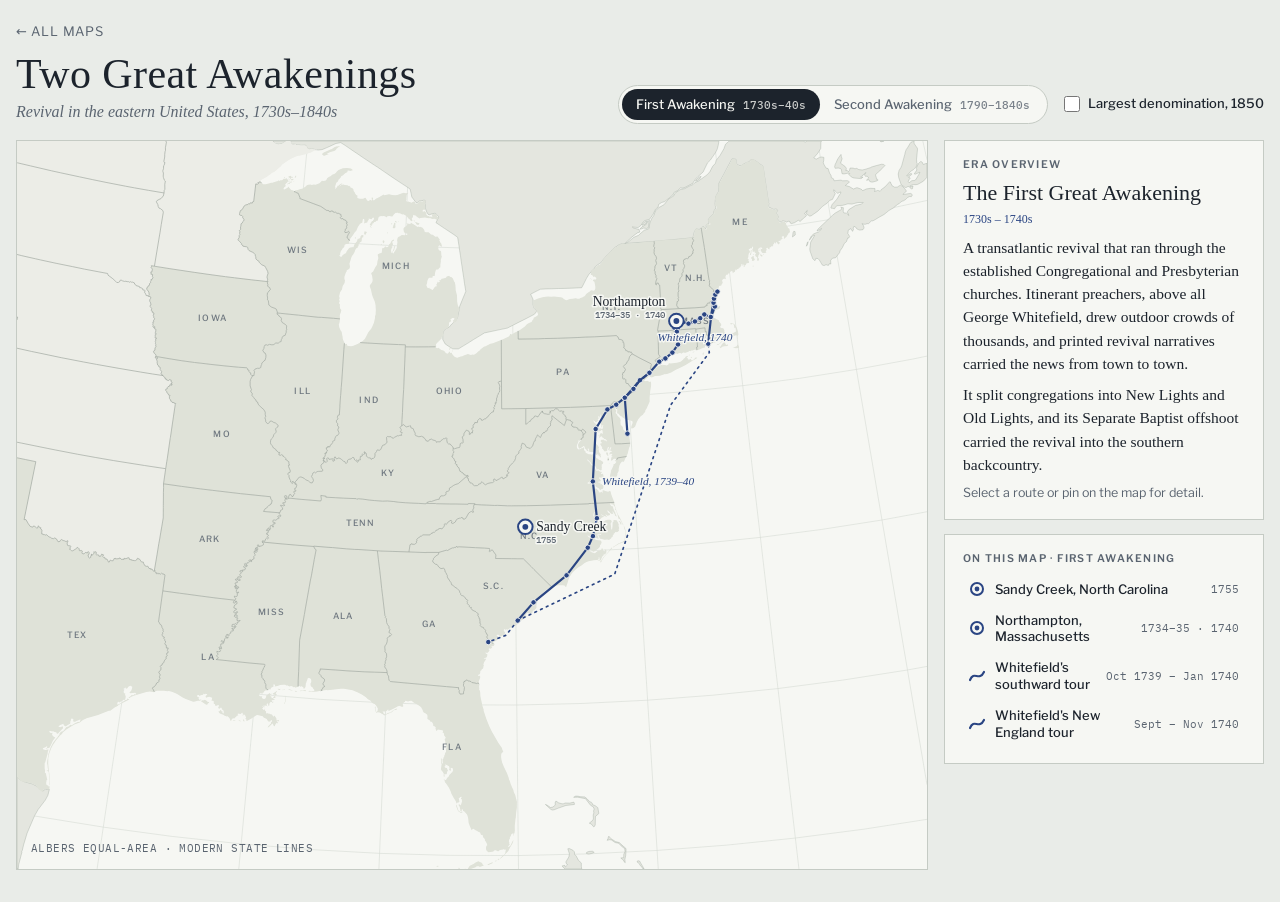
<file: maps/two-great-awakenings/index.html>
<!doctype html>
<html lang="en">
<head>
<meta charset="utf-8">
<meta name="viewport" content="width=device-width,initial-scale=1,viewport-fit=cover">
<title>Two Great Awakenings · Eli Blankenship</title>
<meta name="description" content="Interactive map of the First and Second Great Awakenings in the eastern United States, 1730s–1840s: preachers' routes, revival sites, and the largest denomination by 1850.">
<link rel="icon" href="../../favicon.svg" type="image/svg+xml">
<style>:root{color-scheme:light;box-sizing:border-box;padding-top:env(safe-area-inset-top,0px);padding-bottom:env(safe-area-inset-bottom,0px)}html{scroll-padding-top:env(safe-area-inset-top,0px)}body{margin:0;padding:0;font:14px -apple-system,BlinkMacSystemFont,sans-serif;background:#faf9f5;color:#141413}img{max-width:100%}[hidden]:not([hidden=until-found i]){display:none!important}</style>
<style>.back{display:inline-block;margin-bottom:10px;font-size:13px;letter-spacing:.06em;text-transform:uppercase;color:var(--muted);text-decoration:none}.back:hover{color:var(--ink)}</style>
</head>
<body>

<link rel="preconnect" href="https://fonts.googleapis.com">
<link rel="preconnect" href="https://fonts.gstatic.com" crossorigin>
<link rel="stylesheet" href="https://fonts.googleapis.com/css2?family=IM+Fell+English:ital@0;1&family=IM+Fell+English+SC&family=Libre+Franklin:wght@400;500;600&family=IBM+Plex+Mono:wght@400;500&display=swap">
<style>
/* Layout: a surveyor's plate — the map fills the sheet, a narrow ledger column beside it carries the key and the entry for whatever is selected. */
:root{
  --bg:#e9ece8; --sheet:#f6f7f3; --ink:#1c232c; --muted:#5a6470; --rule:#c5cbc4;
  --land:#dfe2d8; --land-edge:#9aa39a; --foreign:#e4e6df; --grat:#d3d8d1;
  --e1:#2a4583; --e1-soft:#2a458322; --e2:#8a2b55; --e2-soft:#8a2b5520;
  --meth:#d8b866; --bapt:#8db6ab; --cong:#b2a6d6; --terr:#ecede7;
  --halo:#f6f7f3;
  --f-display:"IM Fell English SC","IM Fell English",Georgia,"Times New Roman",serif;
  --f-serif:"IM Fell English",Georgia,"Times New Roman",serif;
  --f-ui:"Libre Franklin",system-ui,-apple-system,"Segoe UI",sans-serif;
  --f-mono:"IBM Plex Mono",ui-monospace,Menlo,Consolas,monospace;
}
@media (prefers-color-scheme: dark){:root:not([data-theme="light"]){
  --bg:#12171d; --sheet:#181e25; --ink:#e4e7ea; --muted:#9aa4af; --rule:#2e3742;
  --land:#232b33; --land-edge:#4d5864; --foreign:#1c2229; --grat:#222a32;
  --e1:#93aef0; --e1-soft:#93aef026; --e2:#ec8fbb; --e2-soft:#ec8fbb24;
  --meth:#76602b; --bapt:#2f5a51; --cong:#4f4676; --terr:#1f252c;
  --halo:#181e25; color-scheme:dark}}
:root[data-theme="dark"]{
  --bg:#12171d; --sheet:#181e25; --ink:#e4e7ea; --muted:#9aa4af; --rule:#2e3742;
  --land:#232b33; --land-edge:#4d5864; --foreign:#1c2229; --grat:#222a32;
  --e1:#93aef0; --e1-soft:#93aef026; --e2:#ec8fbb; --e2-soft:#ec8fbb24;
  --meth:#76602b; --bapt:#2f5a51; --cong:#4f4676; --terr:#1f252c;
  --halo:#181e25; color-scheme:dark}
html,body{height:auto}
body{background:var(--bg);color:var(--ink);font-family:var(--f-ui);font-size:14px;line-height:1.5;padding-inline:16px;padding-block:20px 32px}
.wrap{max-width:1280px;margin:0 auto;display:grid;gap:16px}
header{display:flex;flex-wrap:wrap;align-items:end;justify-content:space-between;gap:12px 24px}
h1{font-family:var(--f-display);font-weight:400;font-size:clamp(28px,4vw,42px);line-height:1.05;margin:0;letter-spacing:.01em;text-wrap:balance}
.sub{margin:4px 0 0;color:var(--muted);font-family:var(--f-serif);font-style:italic;font-size:16px}
.controls{display:flex;flex-wrap:wrap;gap:10px 16px;align-items:center}
.seg{display:inline-flex;border:1px solid var(--rule);border-radius:999px;padding:3px;background:var(--sheet)}
.seg button{font:500 13px/1 var(--f-ui);border:0;background:transparent;color:var(--muted);padding:9px 14px;border-radius:999px;cursor:pointer;display:flex;gap:8px;align-items:baseline}
.seg button .yr{font-family:var(--f-mono);font-size:11px;opacity:.8}
.seg button[aria-pressed="true"]{background:var(--ink);color:var(--sheet)}
.seg button:focus-visible,.chk input:focus-visible+span,.feat:focus-visible{outline:2px solid var(--e1);outline-offset:2px}
.chk{display:inline-flex;align-items:center;gap:8px;cursor:pointer;font-weight:500;font-size:13px;user-select:none}
.chk input{width:16px;height:16px;accent-color:var(--ink);margin:0}
.body{display:grid;grid-template-columns:minmax(0,1fr) 320px;gap:16px;align-items:start}
@media (max-width:900px){.body{grid-template-columns:minmax(0,1fr)}}
.plate{background:var(--sheet);border:1px solid var(--rule);position:relative;min-width:0}
.plate{overflow-x:auto}
.plate svg{display:block;width:100%;height:auto}
@media (max-width:640px){.plate svg{min-width:680px}.seg button .yr{display:none}.cartouche{position:static;padding:6px 12px 10px}}
.cartouche{position:absolute;left:14px;bottom:12px;font-family:var(--f-mono);font-size:10.5px;color:var(--muted);letter-spacing:.04em;pointer-events:none}
aside{display:grid;gap:14px;min-width:0}
.card{background:var(--sheet);border:1px solid var(--rule);padding:16px 18px;min-width:0}
.eyebrow{font:600 10.5px/1 var(--f-ui);letter-spacing:.12em;text-transform:uppercase;color:var(--muted);margin:0 0 8px}
.card h2{font-family:var(--f-display);font-weight:400;font-size:22px;line-height:1.15;margin:0 0 4px;text-wrap:balance}
.when{font-family:var(--f-mono);font-size:12px;color:var(--accent,var(--e1));margin:0 0 10px}
.card p:not(.eyebrow):not(.note):not(.who){font-family:var(--f-serif)}
.card p{margin:0 0 8px;font-family:var(--f-ui);line-height:1.5;max-width:65ch}
.card p.lead,.card p:not([class]){font-size:15.5px}
.card p:last-child{margin-bottom:0}
.who{font-family:var(--f-ui)!important;font-size:12.5px!important;color:var(--muted)}
.list{list-style:none;margin:6px 0 0;padding:0;display:grid;gap:2px}
.feat{display:grid;grid-template-columns:18px minmax(0,1fr) auto;gap:8px;align-items:center;width:100%;text-align:left;border:0;background:transparent;color:var(--ink);font:500 13px/1.3 var(--f-ui);padding:6px 6px;border-radius:4px;cursor:pointer}
.feat:hover,.feat[aria-current="true"]{background:var(--acc-soft)}
.feat .d{font:400 11px var(--f-mono);color:var(--muted);font-variant-numeric:tabular-nums}
.stops{margin:10px 0 0;padding:0;list-style:none;display:grid;grid-template-columns:auto minmax(0,1fr);gap:2px 12px;font-size:12.5px}
.stops dt{font-family:var(--f-mono);font-size:11px;color:var(--muted);white-space:nowrap}
.legend{display:grid;gap:7px;font-size:12.5px}
.legend .row{display:flex;gap:10px;align-items:center}
.sw{width:22px;height:14px;border:1px solid var(--land-edge);flex:none}
.note{font-size:11.5px;color:var(--muted);line-height:1.45;margin:8px 0 0}
[data-era="1"]{--accent:var(--e1);--acc-soft:var(--e1-soft)}
[data-era="2"]{--accent:var(--e2);--acc-soft:var(--e2-soft)}

/* map */
.grat{fill:none;stroke:var(--grat);stroke-width:.6}
.foreign{fill:var(--foreign);stroke:var(--land-edge);stroke-width:.4}
.st{fill:var(--land);stroke:none;transition:fill .35s}
.st.terr{fill:var(--terr)}
.denom .st.M{fill:var(--meth)} .denom .st.B{fill:var(--bapt)} .denom .st.C{fill:var(--cong)}
.denom .st.terr{fill:url(#hatch)}
.st:hover{filter:brightness(.96)}
.borders{fill:none;stroke:var(--land-edge);stroke-width:.7;stroke-linejoin:round;pointer-events:none}
.stlab{font:500 9.5px var(--f-ui);letter-spacing:.14em;fill:var(--muted);text-anchor:middle;pointer-events:none;opacity:.85}
.e1,.e2{transition:opacity .35s}
svg g:focus{outline:none}
svg[data-era="1"] .e2, svg[data-era="2"] .e1{opacity:0;pointer-events:none}
.route{fill:none;stroke-linecap:round;stroke-linejoin:round;cursor:pointer}
.route .hit{stroke:transparent;stroke-width:14}
.route .ln{stroke-width:2.4}
.route .ln.sea{stroke-dasharray:2 5;stroke-width:1.8}
.e1 .ln{stroke:var(--e1)} .e2 .ln{stroke:var(--e2)}
.route.circuit .ln{stroke-width:2.6}
.route:hover .ln,.route.sel .ln{stroke-width:4}
.stop{stroke:var(--sheet);stroke-width:1}
.e1 .stop{fill:var(--e1)} .e2 .stop{fill:var(--e2)}
.stop:hover{r:4.5}
.region{cursor:pointer}
.region path{fill:url(#rhatch);stroke:var(--e2);stroke-width:1.4;stroke-dasharray:5 3}
.region.sel path,.region:hover path{stroke-width:2.4}
.rlab{font:italic 13px var(--f-serif);fill:var(--e2);text-anchor:middle;paint-order:stroke;stroke:var(--halo);stroke-width:3px;stroke-linejoin:round;pointer-events:none}
.pin{cursor:pointer}
.pin .ring{fill:var(--sheet);stroke-width:2.2}
.e1 .pin .ring{stroke:var(--e1)} .e2 .pin .ring{stroke:var(--e2)}
.pin .dot{stroke:none}
.e1 .pin .dot{fill:var(--e1)} .e2 .pin .dot{fill:var(--e2)}
.pin:hover .ring,.pin.sel .ring{stroke-width:3.5}
.plab{font:400 15px var(--f-display);fill:var(--ink);paint-order:stroke;stroke:var(--halo);stroke-width:3.5px;stroke-linejoin:round;pointer-events:none}
.plab .yr{font:500 10px var(--f-mono);fill:var(--muted)}
.slab{font:500 10.5px var(--f-ui);fill:var(--ink);paint-order:stroke;stroke:var(--halo);stroke-width:3px;pointer-events:none}
.tip{position:fixed;z-index:5;pointer-events:none;background:var(--ink);color:var(--sheet);font:500 12px/1.35 var(--f-ui);padding:6px 9px;border-radius:4px;max-width:240px;transform:translate(12px,12px)}
.tip small{display:block;font:400 11px var(--f-mono);opacity:.75}
@media (prefers-reduced-motion:reduce){.st,.e1,.e2{transition:none}}
</style>

<div class="wrap" id="app" data-era="1">
  <header>
    <div>
      <a class="back" href="../index.html">← All maps</a>
      <h1>Two Great Awakenings</h1>
      <p class="sub">Revival in the eastern United States, 1730s–1840s</p>
    </div>
    <div class="controls">
      <div class="seg" role="group" aria-label="Choose era">
        <button id="b1" aria-pressed="true" data-era="1">First Awakening <span class="yr">1730s–40s</span></button>
        <button id="b2" aria-pressed="false" data-era="2">Second Awakening <span class="yr">1790–1840s</span></button>
      </div>
      <label class="chk"><input type="checkbox" id="denom"><span>Largest denomination, 1850</span></label>
    </div>
  </header>

  <div class="body">
    <div class="plate">
      <svg id="map" data-era="1" role="img" aria-label="Map of the eastern United States showing Great Awakening routes and sites"></svg>
      <div class="cartouche" id="cart">ALBERS EQUAL-AREA · MODERN STATE LINES</div>
    </div>
    <aside>
      <section class="card" id="detail" aria-live="polite"></section>
      <section class="card">
        <p class="eyebrow" id="listHead">On this map</p>
        <ul class="list" id="list"></ul>
      </section>
      <section class="card" id="legendCard" hidden>
        <p class="eyebrow">Largest denomination, 1850</p>
        <div class="legend">
          <div class="row"><span class="sw" style="background:var(--meth)"></span>Methodist</div>
          <div class="row"><span class="sw" style="background:var(--bapt)"></span>Baptist</div>
          <div class="row"><span class="sw" style="background:var(--cong)"></span>Congregational</div>
          <div class="row"><svg class="sw" viewBox="0 0 22 14" aria-hidden="true"><rect width="22" height="14" fill="url(#hatch)"/></svg>Territory, not yet a state</div>
        </div>
        <p class="note">Ranked by number of congregations in the 1850 census, and shown as approximate. Where the runner-up was close, hover a state to see it. West Virginia was still part of Virginia. By seating, Catholics led in Louisiana.</p>
      </section>
    </aside>
  </div>
</div>
<div class="tip" id="tip" hidden></div>

<script>
const DATA = {"W":1000,"H":800,"states":[{"id":"01","name":"Alabama","d":"M310.4,604L316.2,603.6L316.3,602.9L317.7,604.1L316.7,604.8L315.7,604.3L313.9,604.2L311.8,604.6ZM326.1,445.6L326.1,445.2L340.6,446.4L346.7,446.8L362.2,448.2L371.2,448.8L374.8,448.9L390.1,449.9L396,450.3L397.1,459.6L398.7,472.5L399.9,483.5L400.8,492L401.9,501L404.3,521.6L405.1,522.6L404.7,523.6L405.9,524.9L406.2,529.2L407.1,531.3L408.7,533.4L408.9,535.7L409.8,536.8L408.7,540.1L410.4,541L411.6,542.2L410.5,543.7L409.4,543.6L409.6,544.3L408.2,544.9L406.8,546.3L407,547.9L406.7,550.4L405.9,552.8L404.4,554.8L404.1,556.1L404.5,559.7L404.2,560.9L406.1,563.5L406.2,566.9L405.4,568.6L405.6,569.8L404.7,572L404.7,574.3L403.9,574.9L404.4,576.4L404,577.9L405.9,580.6L406.6,582.5L406.7,584.2L399.9,583.9L392.6,583.7L381.4,583.3L363.7,582.3L350,581.3L333.1,580.2L333.3,581.3L331.7,584.5L331.9,585.2L334.1,587.6L334.3,588.8L337.8,591.3L338,593.3L336.3,596.1L336.5,597.7L338.4,599.3L336.5,600.2L335.5,602.5L334.6,602.9L335.3,603.6L333.7,604.2L329.7,605L325.5,605.3L319.8,605L321.7,604L322.9,604.8L326.5,604.3L326.9,603.4L325.5,601.9L324.9,600.6L322.9,599.1L322.4,596.5L323.4,594.5L323.3,592.3L322.7,590.8L320.7,589.8L319.1,591L319.2,592.1L318.2,593.6L318.2,594.8L317.5,595.7L317.1,599.8L316.1,601.6L314.6,601.6L314.8,600.6L312.8,599.3L311.2,599.6L310.8,598.9L308.9,599.4L309,593.1L309.5,582.8L309.9,570.7L310.6,548.5L312.1,540.5L315.8,520.3L316.8,514.3L322.5,482.4L323.5,477.9L326.7,459.6L328.7,449.2L327.2,448.1Z","c":[358.5,522.3]},{"id":"08","name":"Colorado","d":"M0,193.4L0.7,193.5L0,196.7L0,193.4Z","c":[0.2,194.6]},{"id":"12","name":"Florida","d":"M528.1,790.1L529.6,788.4L530.2,789.3L528.6,790.5ZM525,791.8L526,790.7L527.2,790.6L526.7,791.6ZM516.7,795L522.4,792.5L523,793.3L518.1,795.6ZM495.5,800L495.5,799.4L495.5,799.4L497.6,796.5L499.9,795.2L502.6,794L502.9,793.3L506.9,791.5L511.1,793.4L511.5,794.9L513,796.1L512.6,796.4L508.2,797.7L507.9,797L504.9,797.1L504.6,797.8L499.5,799.8L497.5,800L495.5,800ZM490.8,800L493.7,799.6L493.3,800L490.8,800ZM484.7,799.5L485.4,798.5L486.7,798.8L486.2,800ZM482.6,729.2L483.1,729.7L485.1,735.7L485.9,736.5L487.8,737.3L488.5,736.8L490,737.4L488.5,738.3L487.5,738.3L485.3,736.9L484.6,736L483.2,732.8L482.6,730.6ZM461.2,796.8L462.9,796.5L463.3,797.2L461.1,797.4ZM414.6,624.8L417.7,623.5L417.7,624.4L416,625.3L414.8,625.5ZM406.7,584.2L407.2,586.5L408.3,588L408.4,590.4L408.9,592.6L410.3,594L424.2,595.3L450.8,597.7L471.9,599.6L485.7,600.8L485.2,601.2L485.4,602.8L486.1,603.6L485.8,605.6L486.9,607.8L490.7,607.5L490.7,605.3L491.3,604L491.7,600.6L490.5,598L490.9,596.2L490.8,594.8L491.7,594.4L491.3,593.7L492.5,593.9L493.4,592.3L494.9,592.5L495.7,593.4L497.4,593.5L499.2,594.3L499.9,595.1L503.3,595.6L505,596.2L506.5,595.7L507.8,596.3L508.2,596.7L507.8,599.9L508.1,602.5L507.7,603.2L508.7,603.9L509.1,606.6L509.2,609.8L511.5,621L512.8,624.7L512.8,626.1L515.7,634.8L519,643L522.1,649.5L528.9,661.3L532.9,667L533.3,668.8L534.4,671.1L532.5,672.7L532.1,674.3L532,676.8L532.5,680.5L533.2,683.2L534.9,687.3L538.6,695L540.3,699.7L540.8,702L541.4,702.9L542.6,706.8L544.4,711.1L545.4,713L546,715.7L547.5,718.8L549.4,726.1L549.3,732.7L548.6,737.7L548.1,743.7L547.8,744.7L547,752.8L547.1,757.6L546.8,759.9L546,762.2L546,763.4L545.4,762.8L545.7,761.3L545.2,760.7L543.4,761.5L542.4,764.4L541.7,764.8L541.6,766.7L540.8,767.8L540.5,770L541.1,770.9L540.9,772.2L541.5,772.7L540.7,774.2L539.8,774.6L539.7,775.9L542,774.8L544.7,769.3L545.4,768.2L545.4,769.3L544.6,771.7L540.9,778L540,780.3L537.2,782.9L533.5,786.9L530.9,788.7L530.6,788.4L534.3,785L535.8,783.8L536.6,782.3L536.9,780L537.4,779.1L536.8,778.5L535.8,778.8L535,778.1L534.4,778.6L530.7,779.2L529.1,780.4L528.2,780.5L526.2,779.3L524.2,779.6L523.5,780.8L520.5,781.3L518,781.5L516.1,780L515.3,778.1L515.5,775.9L516.1,774.2L516.8,774.3L516.6,772.9L515.3,770.1L514.1,768.8L514.3,767.8L513.4,766.1L512.2,765.2L511.7,762.8L511.1,762.3L509.9,762.7L508.9,759.8L506.3,758.9L506.2,758.5L503.9,757.4L501.6,755.8L500.5,756.2L499.6,757.3L497.9,753.7L496.3,749.5L495.8,744.6L495.1,741.5L494.3,739.9L491.3,736.6L490.1,736.4L490.1,734.9L488.8,734.2L488.8,736L487.2,736.3L487.2,734.5L486.3,731.2L485.1,729.8L485.4,729.1L486.8,729.2L487.7,730.3L489,725.8L488.8,723.4L487.9,723L487.9,721.8L488.8,721.6L488.4,720.7L487.1,720.8L486.6,721.7L485.4,722L486.2,726.2L485.2,726.8L483.1,727.1L482.5,728.5L482.5,726.3L481.9,724.9L480.1,722.2L477.4,717.2L476.5,714.5L474.5,710.5L471.7,706.2L470.3,704.6L469.9,702.9L468.8,701.2L469.9,701.7L470,702.6L471.6,701.8L472.7,699.7L474,698.9L475.4,696.2L476.8,695.2L476.6,694.6L478.1,693.9L479.3,691.5L478.8,689.4L476.5,688.7L476.9,691.9L474.6,691.1L475.3,690.1L475.2,688.2L474.7,687.1L470.7,685L470.8,686.9L469.6,687.7L470.7,688.7L472.4,688.9L473.6,692.1L472.5,693.3L472.4,695L472,695.8L469.8,695.9L469.4,696.8L470.2,697.9L469.2,698.8L468.8,697.6L469,695.3L467.6,692.8L466.7,692L465.8,690.4L466.6,685.2L466.1,683.3L465.8,678.6L466.7,678.6L466.7,681.3L467,683.8L468,684L467.6,679.7L468.6,678.6L468.7,677.5L469.6,676.2L469.6,675.2L470.4,673.7L470.4,672.6L471.4,671.3L471.5,668.7L472.1,666.4L471.5,664.5L471.7,662.9L470.4,662L470.8,660.8L469.9,657.7L471.2,655.9L469.1,652.7L469.4,651.9L468.6,650.3L467.6,650.2L468.1,649.2L468,647.8L467.3,647.5L462.4,646.7L461.4,648.1L460.7,648.2L459.8,645.4L460.2,644.1L458.7,643.1L457.5,642.8L457.3,641L456.6,639.4L455.5,638.1L454,637.9L453.5,636.6L451,635.1L451.1,632L450.7,630.1L449.5,629.8L448.5,628.7L447.2,628.2L445.9,626.4L445.9,625.2L445,624.2L444.5,622.7L443.1,621.4L440.3,619.6L436.2,617.4L433.6,615.1L432.4,615.2L429.7,616L426.6,615.1L426.4,616.1L423.7,618L424.5,620.8L424.2,621.6L423.1,621.8L421.6,621.3L421.1,620.5L418.6,621.1L415.3,623L408.4,626.5L407.8,626.5L408.6,625.2L407.6,624.8L406.8,625.9L405.2,627L401.5,626.8L402.8,628.3L402.9,629.4L404.6,630.1L407.7,628.7L410.8,627.7L413.7,625.4L414,625.8L411.4,628L408.4,629.1L404.7,630.9L403.5,631.2L402.5,630.2L400.9,629.5L398.5,628L396.6,627.7L394.8,628.4L393.6,625.7L393.2,622.2L394.1,621.1L393.9,624.1L394.4,626.7L395.1,627.4L396.2,626.3L396.5,623.5L394.8,620.5L393.1,618.7L391.3,618.2L389.8,617L388.3,614.9L385.6,613.4L383.4,611.3L379.3,608.4L374.6,606L368.7,603.6L365.6,602.9L359.3,602L355.9,601.9L351,602.4L344.2,603.3L340.9,603.5L340.2,603.2L333.7,604.2L335.3,603.6L334.6,602.9L335.5,602.5L336.5,600.2L338.4,599.3L336.5,597.7L336.3,596.1L338,593.3L337.8,591.3L334.3,588.8L334.1,587.6L331.9,585.2L331.7,584.5L333.3,581.3L333.1,580.2L350,581.3L363.7,582.3L381.4,583.3L392.6,583.7L399.9,583.9Z","c":[478,665.7]},{"id":"13","name":"Georgia","d":"M396,450.3L399.8,450.6L413,451L430.7,451.6L449.7,452.3L449.6,452.1L463.5,452.1L463.2,454.2L460.1,456.1L457.5,459.1L457.6,460.1L456.8,460.8L457,462.7L459.9,465.1L461.6,465.4L463.7,468.4L465.9,469.9L468.7,469.5L469.5,469.9L470.2,471.7L470.5,473.6L471.6,474.5L471.9,475.9L472.9,477.4L472.9,478.9L473.6,480.9L474.7,481.6L475.5,483.5L476.8,484.9L477.8,487.9L478.7,487.9L480.6,490L483.4,491.5L486.2,494.4L486.6,496.2L487.5,497.3L487.5,498.5L488.8,499.6L490,499.7L491.7,500.8L493.4,503.5L494.9,504.2L495.3,504.9L494.6,506.1L495,507.3L494.6,508.2L497.3,510.6L496.9,511.4L498.2,512.6L499.3,512.5L499.1,513.7L499.8,515L502.5,516.6L503.4,516.6L505,518.2L506.9,519.5L506.4,521.4L507.6,523.3L507.7,524.7L508.6,525.1L508.6,527.6L509,528.5L508.5,529.8L509.1,530L509.5,531.4L509,532.6L510.2,533.9L512.7,534.7L512.7,535.4L515,537.7L514.6,538.7L516.1,541.7L516.5,541.6L517.1,543.7L516.1,545L517.2,546.9L516.8,547.7L517.3,549.5L519.4,550.4L520.5,550L522.7,552L523.6,552.1L524.8,552.4L524.3,554.3L522.9,555.1L521.9,554.7L521.3,556.1L522.3,556.3L520.7,558L518.6,557.4L518.3,559L519.4,559.3L518.5,561L516.8,562.5L515,562.1L514.7,562.6L516,563.6L516.8,563.4L516.7,565.8L515.9,567.6L513.1,568.3L513.1,569L514.8,568.7L515.4,569.4L513.1,573.1L512.5,575.7L513.2,576.1L512.7,577L512.2,579.7L510.8,580.4L510,582.1L509.1,582.1L509.1,584.2L508.4,586.2L507.7,586.1L506.4,587.3L507.7,588L508.9,587.4L509,589.7L507.3,594.3L507.8,596.3L506.5,595.7L505,596.2L503.3,595.6L499.9,595.1L499.2,594.3L497.4,593.5L495.7,593.4L494.9,592.5L493.4,592.3L492.5,593.9L491.3,593.7L491.7,594.4L490.8,594.8L490.9,596.2L490.5,598L491.7,600.6L491.3,604L490.7,605.3L490.7,607.5L486.9,607.8L485.8,605.6L486.1,603.6L485.4,602.8L485.2,601.2L485.7,600.8L471.9,599.6L450.8,597.7L424.2,595.3L410.3,594L408.9,592.6L408.4,590.4L408.3,588L407.2,586.5L406.7,584.2L406.6,582.5L405.9,580.6L404,577.9L404.4,576.4L403.9,574.9L404.7,574.3L404.7,572L405.6,569.8L405.4,568.6L406.2,566.9L406.1,563.5L404.2,560.9L404.5,559.7L404.1,556.1L404.4,554.8L405.9,552.8L406.7,550.4L407,547.9L406.8,546.3L408.2,544.9L409.6,544.3L409.4,543.6L410.5,543.7L411.6,542.2L410.4,541L408.7,540.1L409.8,536.8L408.9,535.7L408.7,533.4L407.1,531.3L406.2,529.2L405.9,524.9L404.7,523.6L405.1,522.6L404.3,521.6L401.9,501L400.8,492L399.9,483.5L398.7,472.5L397.1,459.6Z","c":[452.7,531]},{"id":"18","name":"Indiana","d":"M359.8,222.2L361.1,223.4L362.2,222.9L362.8,223.4L362.2,224.5L364.5,225.3L367.1,225.5L369.6,224.9L374.3,223L377.1,221.5L385.1,222L402.6,223L419.1,223.7L426.8,224L426.7,226.2L426.5,233.2L424.9,272.9L424.1,285.5L423.6,298.2L423.1,306.2L422.8,313L421,314.3L420.8,314.8L422.2,316.9L422.4,317.8L421.3,318.9L421.5,320L423.1,320.2L423.4,321L422.2,322.2L422.7,323.5L420.7,323.4L419.2,324L418.3,323.8L415,325.5L413.7,326.5L412,326.2L411.1,324.9L408.7,325L407.2,324.7L406.1,325.6L406.3,329.2L406.7,331.3L405.2,332.4L404.5,333.6L401.7,334.5L399.7,339L397.9,340.1L396.6,339.3L395.7,339.6L395,341.4L393.4,343.4L393.4,345.9L392.8,347.9L392,348.6L389.9,349L389.4,350L388.3,348.3L386.3,348.1L383.9,346.4L384,343.7L382.2,341.6L381.4,341.7L381.5,342.6L382.6,343.1L382.5,343.8L381.3,343.8L380.5,344.6L379.8,343.9L378.9,344.6L379.7,345.2L379.1,346.4L377.4,346.5L377.1,349.2L377.5,350.3L375.3,350.5L375,352.3L373.9,353L373.3,352.3L373.9,350.9L373,350.5L372,351.2L371.1,350.5L370.1,347.9L368.6,347.8L367.2,349.3L364.4,349.9L363.4,350.7L362.8,353.4L362.1,354.2L361.1,354.2L360.4,352.4L358.8,351.9L356.8,350.1L354.9,348.7L353,348.4L351.6,349.4L350.4,348.7L349.9,347.3L349.2,347.1L348.4,348.9L349.3,350.8L348,351.9L347,351.7L347.4,350.1L347,349.2L343,349.9L342.1,348.3L341.3,348.1L340.3,349.2L341,351.9L339.8,353.2L337.7,352.1L336.7,351.9L336.4,350.9L337.5,351.3L336.2,348.5L338.4,348.9L337.1,348L338.6,346.2L338.8,344.4L338.1,343.6L339.9,343.2L340.2,342.1L339.1,342.6L341.3,340.6L340.1,338.8L339.8,337.1L340.6,337.5L341.6,335.6L342,336.6L342.7,335.5L343.4,336.5L344.8,333.6L345.6,333.4L347,331.1L346.9,330L349.2,328.9L349.3,327L350.3,324.7L351,323.8L352.3,323.6L353.7,321.5L353.7,320.2L352.5,317.4L353.8,314.3L352.2,313.1L352.5,310.8L351.1,309.1L351,307L352.8,305.4L352.1,303.9L352.4,302.2L353,301.3L354.2,301.1L354.9,291.1L354.8,291.1L355.6,279.7L355.7,279.4L356.3,270.9L356.9,263.8L359.2,229.4Z","c":[387,284.8]},{"id":"20","name":"Kansas","d":"M0,227.7L16.1,231.3L25.3,233.2L48.6,238.1L72.9,242.8L87.4,245.5L112.3,249.9L135.8,253.9L148.7,256L160.6,257.8L161.8,259.7L162.9,260.2L162.8,261.5L164,261.5L164.3,262.6L166.6,263.3L167.5,262.2L169.6,262.9L169.1,263.7L169.6,264.7L170.5,265.2L170,266.3L169.2,266.2L169.3,267.3L170.4,267L170.1,268.4L169.2,268.4L168.1,267.6L167.4,269.6L165.9,270L165.1,271.1L165.2,272.2L163.5,272.7L163.4,274.1L164.6,275.5L164.5,276.3L165.9,277.4L166.7,279.3L168,279.5L168.3,280.1L167.4,280.7L167.6,283.1L169,284.8L168.6,285.6L169.9,286.1L170.3,287.1L171.5,287.6L172.4,287.2L172.7,288.2L174.5,288.5L173.9,289.6L172,302.3L171.5,305.7L168.6,325.6L168.3,327.1L165.1,349.3L164.6,352.1L163.4,360.1L140.2,356.6L121.9,353.7L106.2,351.2L85.9,347.7L66.5,344.2L42.6,339.6L33.1,337.7L18.8,334.8L5.1,332L0,331L0,227.7Z","c":[83.9,295.4]},{"id":"23","name":"Maine","d":"M819.7,124.7L820.9,124.3L820.4,125.4ZM816.8,126.2L817.1,123.7L817.7,124.6L819.5,126L818.4,127.4L817.9,126.5ZM815.3,120.1L815.4,118.9L816.6,120.8ZM808.4,124.7L809.6,124.5L810,125.6ZM808.4,137.6L808.9,136.4L809.3,138.6ZM806.5,129.1L807,127.8L809,126.3L810.1,127.6L809.4,127.9L810.9,130L810.1,131.2L808.6,131.8L807.5,131.2L807.8,130.5L807.4,129.1ZM805.4,124.6L806.3,122.5L806.2,120.6L806.9,119.8L807.5,120.5L806.9,121.6L807.1,122.6L806.6,124.7L805.9,125.6ZM768.8,169L765.5,167L765.3,165L765.7,163.8L761.8,160.5L760.8,159.1L761.2,156.1L760.8,155.8L761.1,153.3L760.5,152.7L759.1,143.8L758.9,141.3L755.3,116.8L751.8,95.4L753.5,94.8L753.4,93.9L755.6,94.8L755.7,95.9L756.4,97.1L757.3,97.4L758.2,94.9L758.1,92.4L757.5,91.7L758.4,90.5L759.1,90.5L760.2,91.7L762,91.7L761.9,90.6L759.7,88.5L759.5,87.6L761,84.3L762.1,83.5L762.8,82.1L763.5,82.1L764.6,80.8L766.5,79.5L765.5,77.6L767.1,75.5L768.8,74L769,72.4L768.4,71.6L767.2,71.8L767,69.9L767.7,68.7L767,68.4L768.1,66.8L768.3,65.5L767,64.4L767.9,61L768.5,60.4L768.3,59.3L769.6,58.3L770.6,56.5L771.4,56.1L771.8,46.8L786.2,19.6L787.2,19.5L789.5,20.3L790.4,20.1L790.4,21.8L791,25.7L791.3,26.2L794.6,27.9L796.5,26.4L798.5,25.3L800.7,24.9L801.4,23.4L803.8,22.7L805.9,22.8L805.6,21.1L806.8,20.2L808.9,20.1L810.9,20.9L811.3,21.8L814.2,23.3L817.6,26.6L817.7,27L820.2,28.2L822.3,43.5L825.3,63L825.5,65.1L826.4,65.8L825.3,67.1L826.7,68.9L825.6,70L826.2,73.9L828.2,74.1L828.4,73.5L829.4,75L831.1,75.6L833.7,75.9L834.8,75.2L835.7,76.8L836,78.4L834.9,78.3L834,79.1L834.9,80.9L836.5,82.5L836,84.7L835.4,86L837.8,89L837.9,89.6L839.5,90.5L840.5,89.6L840.4,88.3L842,88.9L843.6,88.8L844.9,90.2L845.6,91.6L845,92L846,92.8L847.4,95.5L848.8,96.3L849.4,99.7L848.6,101.2L847.7,101.3L847.5,102.3L845.3,105.9L843.4,106.9L843.8,107.4L842.6,107.8L842.9,106.6L842.3,104.2L840.1,105.4L841.4,106.9L840.5,108.3L839.6,108L838.7,109.8L837.5,109.5L836.7,109.9L837.1,110.9L838.6,111.8L836.9,113.7L835.7,112.6L834.9,111L833.9,111.5L833.8,112.6L833.1,112.6L832.3,111L831.9,112.8L831.2,113.3L830.8,115.5L830.2,115.1L829.9,116.5L829.4,115.4L827.9,117L827.4,116.3L826.7,119.1L825.2,118.2L825.1,117.1L824.3,117.8L823.3,117.7L823.8,119.6L822.7,121.8L823.7,122.6L820.8,123.4L818.8,122.8L817,119.9L817.4,119L819.2,118L818.2,116.8L817.3,118L817.3,116.7L816.4,116.9L816.8,118.8L816.4,118.9L816.1,117.1L814.3,118.9L814.9,119.9L814.5,121.1L816,122.9L815.9,124.2L814.2,126.7L815,126.9L814.1,127.9L815.3,129.3L815.1,131.4L813.8,131.8L813.2,129.4L813.7,129.3L813.2,127.7L811.6,126.6L811.1,124.9L812.1,123.3L810.4,122.3L810.8,121.5L809.9,121.3L808.5,122.1L808.1,118.9L808.9,117.5L808.8,116.1L808.2,115.8L807.7,117.2L806.7,118.5L805.7,117.6L805.2,118.6L803.9,118.9L805.4,121.1L805.3,122.5L804.4,123.2L803.8,125.4L803.7,127.5L802.9,129.8L804.6,130.5L803.6,131.4L804.7,132.9L804,134.1L801.7,134.3L800.8,136.5L799.5,136.6L799.6,138.3L798.7,138.7L798.5,137.2L799,136.1L798.1,135.7L798,136.6L797,137.1L797.2,135.2L795.7,135.7L796,137.1L794.7,138.4L794.5,139.8L793.3,138.5L793.3,139.9L792.1,140.9L791,140.3L791,142.2L789.7,140.9L788.9,143.7L787,144.7L786.7,145.3L786,142.9L784.6,143L783.4,144.3L783.1,145.5L781.4,145.5L781,147L779.3,147.1L778.6,148.6L778.5,150L779,150.8L778.4,151.8L777.2,151.1L775.4,152.2L774.8,153.6L775.5,155.5L775,156.8L774.2,157.3L774.5,158.2L773.4,159L772.2,159L771.4,159.8L770.8,162.7L771.3,163.2L770.3,165.7L770.5,166.3L769.5,168.5Z","c":[794.6,89.2]},{"id":"25","name":"Massachusetts","d":"M785.6,226L786.8,226.6L789.4,226.1L790.9,225.5L791.8,223.4L793.5,226.2L793.5,227.1L792.7,227.6L789.8,227.8L785.9,226.5ZM771.8,226.1L773.3,225.9L774.7,223.2L776.9,221.2L778,221.5L778.8,223.5L780.2,224.1L781,222.8L781.1,225.3L777.5,225.6L774.8,226.2L773.4,227.7ZM708.1,185.3L727.6,184.2L744.9,183.3L755.9,182.5L756.6,181.1L758.4,180.9L758.1,179.1L759.3,178L761,178.3L761.6,176.5L764.6,175.2L766,175.9L766.7,175.5L767.1,177.5L768.3,181.3L770.6,182.4L771.5,181.1L772.8,182L771.7,184.7L769.7,185.1L766.5,186.5L767.7,187.8L766.3,189.4L765.7,189.2L765.4,190.9L765,189.8L764.2,191.4L765.3,193.4L764.2,193.3L763.8,194.1L764.6,194.8L764.2,195.6L765.5,195.9L765.9,194.8L767.1,194.4L768,195.7L770.2,196.3L771.4,197.3L771.7,198.6L773.8,201.1L773.9,202.5L773.4,203.7L772.4,204L772.7,204.6L774.7,205.9L775.8,205.5L776.5,206.2L777.5,208.5L777.2,209.9L778.5,211.2L780.6,212L783.7,212L784.5,212.5L786.1,211.1L787.7,210.7L790,209.4L790.4,208.7L790.1,206.4L789.3,204.7L788.3,205.8L788,203L787.4,201.5L785.9,200.6L785.2,200.9L784.9,202.1L783.7,200.5L784.8,200.1L786.7,200.4L788.9,201.8L790.9,205.1L792.1,208.4L792.7,212.3L791.8,216.2L791.8,217.5L791.1,217.3L791.8,214L791.1,213.4L788.9,213.8L785.2,215.4L782.5,215.4L782,216.3L780.5,216.7L779.4,218.6L776.5,219.2L773.8,221.4L772.5,222.9L770.7,223.9L768.7,224.5L769.2,223.7L772.2,222.4L773.4,220.9L775.4,219.3L775.7,218.1L775.2,214.8L775.6,213.6L773.2,213.1L773.4,214.8L772.7,214.4L772.5,215.9L771.3,215.9L771.6,216.8L768.9,217.4L768.4,218.9L768.7,220.1L768.3,221L766.1,221.9L765,221.5L764.2,222L763.4,216.7L761.7,216.3L760.9,215.2L759.9,213.9L758.1,213.2L757.5,211.6L757.4,209.3L756.4,209.5L756,205.3L745.9,206.7L745.7,206.2L728,207.5L726.1,207.8L722.4,207.9L722.2,209.1L721,209.3L721,208L716.2,208.4L705.8,208.8L704.5,208.9L703.9,207.8L706,196.2Z","c":[745.2,198.5]},{"id":"27","name":"Minnesota","d":"M281.4,0L281.5,0.1L281,0.9L282.6,1.7L284.4,1.5L284,3.6L285.8,3L286.9,3.8L288.5,3.3L291.2,3.1L295.2,0.3L296.6,0.1L296.8,0L300.9,0L300.9,0L300.7,1L302.1,1.6L301.5,2.3L302.2,3.8L303.4,4L306.3,3.4L306.7,4.3L308.8,4.1L310.8,4.8L312.3,4.6L316.2,4.7L318.4,5.7L319,7.7L321.6,9.4L322.9,8.5L324.5,8.4L325.5,9.1L327.3,9.1L328.2,9.7L330.2,9.2L327.9,10.6L327.2,10L326.8,10.9L325.4,11.2L323.1,12.7L320.1,13.4L318.8,14.3L314.5,15.1L310.5,16.3L309.3,16.3L305.8,17.3L305.4,17.6L301.1,19.4L297.9,21.3L291.5,25.9L290,27.7L285,32.2L282.6,34L280.4,34.9L278,37.2L277.1,37.4L274.5,39.5L273.7,39.7L268.3,42.9L267.5,43.5L268,45L268.9,46.4L267.4,44.8L266.2,45L265.9,45.8L264.5,46L265.2,46.6L264.2,47.7L262.4,47.1L260.1,66.5L259.2,66.6L258.5,68.3L256.6,67.8L255.6,69.3L254.5,68.8L253.7,69.8L251.5,70.2L249.7,71.3L247.5,75.3L245.5,76.5L244.6,79.6L244.5,81.1L246.1,81.9L247,81.8L248,82.8L247.8,83.7L249.5,86.4L249.2,87.8L247.8,88.9L247.8,89.8L246.2,91L246,93.6L245.6,94.5L245.8,97.1L244.2,98.6L245,99.7L244.6,101.5L245,102.7L244.2,103.8L244.2,106L242.9,108.1L243.2,109.2L244.5,110.2L246.8,112.9L246.6,113.6L247.7,114.2L248.3,115.6L252.5,116.3L253.5,116.9L254,119.2L255.1,120.5L259.2,122.4L260.9,123.7L261.9,125L261.8,126.5L262.4,127L262.5,129.5L263.8,130.9L266,132.3L266.1,133.2L268.9,136.1L272.1,137.3L273.2,139L275.4,143.2L275.9,145.4L274.9,148.5L274.8,150.6L275.6,151.7L275.1,153L275.6,154.5L258.1,152.6L239,150.3L229.1,149.1L210,146.5L194.7,144.3L168,140.3L151,137.6L156.7,103.2L157.2,100.4L158.5,91.9L160.8,78.3L160.2,76.4L157.5,74.2L156.1,73.8L155.2,72.1L154.8,69.9L153.1,66.8L153.7,65.6L156.1,64.2L158.1,63.4L159.3,61.8L160.7,60.7L161.6,57.1L161.8,54.1L162.5,53.1L162.4,47.7L163,44L162,43.1L160.9,40.1L160.7,38.6L160.9,35.2L160.3,33.5L160.3,32.4L161,30.5L161.1,27.3L161.6,26.9L162.6,23.7L162.1,23.9L161.4,22.3L162.3,17.6L162.3,14.9L162.7,11.7L163.2,10.3L163.1,7.4L164.2,1.3L163.8,1.1L163.8,0L281.4,0Z","c":[216.7,69]},{"id":"34","name":"New Jersey","d":"M658.4,293.4L659.6,291.5L660.3,290.5L660.7,288.7L661.7,287.5L663.2,286.1L666.6,285.2L668.8,283.7L668.6,281.7L670,280.9L670.6,279.9L673.5,277.7L675.1,277.1L676.1,275.6L677.1,275.8L678.5,274.6L677.1,272.6L675.2,271.5L674.5,270.1L672.5,268.6L671.8,266.7L669.5,266.3L669,265.1L669,262.3L668.1,261.3L666.6,261.5L665.7,261.2L665.4,258.8L666,257.9L665.2,257.3L665.9,254.4L666.9,254.5L668.7,251.1L666.3,247.8L667.4,246.3L669,245.4L670.3,243.7L669.9,243L671.3,241.9L672.2,240.5L673.2,236.8L675.1,234.7L676.5,234.2L684.6,238.7L696.9,244.9L697.2,245.4L695.8,250.9L694.9,252.9L694.6,254.8L694.2,255.4L693.6,256.5L690.4,257.7L690.2,260.1L689.4,260.7L689.2,262.1L689.3,263.4L691.1,264L692.5,263.4L694.7,264.5L696,264.7L696.3,263.4L696.8,266L696.8,269.1L695.9,274.4L695.2,281.6L695.2,286.6L692,293.8L691.1,295.2L690.3,295.5L690.7,296.4L689.9,298.1L688.2,300L688.1,300.6L685.4,302.4L682.7,305.7L681,309.2L679.3,313.6L677.5,315.5L675.8,316L674.8,315.6L675.2,313.1L676.4,310.2L676.5,308.2L674.5,307.2L672.9,307.2L672.3,306.5L670.6,306.7L670.1,307.8L669.2,307.2L668.9,305.8L667.2,304.9L666.9,304L666,304.4L664.5,302.5L663.9,302.8L662.1,301.2L661.1,299.7L659.4,299.1L659.7,295L658.5,294.2Z","c":[679.9,273.6]},{"id":"37","name":"North Carolina","d":"M661.1,417.5L662.8,417.9L664.1,420L664.3,421.4L662.8,421.2L663,419.9ZM655,447L655.7,445.2L656.4,445.2L660.8,442.4L662.3,442L663.6,441L664.7,440.9L666.2,439.8L667.4,439.4L667.8,437.3L668.4,430L668.3,428.4L667.4,425.7L666.7,422.7L667,422.8L668.2,425.7L668.8,428.5L668.8,432.4L667.8,440.7L665.5,441.1L660.8,443.2L656.7,445.6ZM502.6,399.4L510.5,399.9L515.8,400.1L524.8,400.5L528.3,400.4L539.1,400.9L543.7,400.9L559.8,400.8L586.3,400.2L593.3,399.9L618.4,399.1L628.5,398.7L628.5,398.4L631.4,398.3L642.8,397.8L656.3,397.1L656.5,398.8L658.5,405.7L660.3,410.2L662.8,414.6L666.5,422.2L665.7,421.8L663.7,417.7L662.2,415.5L661,415.2L659.8,410.3L658.1,405.9L657.3,405.3L657.5,404.1L656.9,401.6L655.9,400.8L655.4,399.4L653,399.2L652.9,398L651.7,398.7L652.3,400.4L653.9,401.7L655,401.4L655.1,403.3L656.7,407.1L657.7,408.8L657.6,409.6L658.8,411.7L658.8,413L656.9,411.3L657,410.2L655.6,408.5L655.3,407.4L654.1,407.2L654.8,408.2L654.5,409L655.9,410.1L652.9,409.5L649.7,406.3L648.2,406L650.2,408.7L651.2,409.2L651.8,410.6L651,411.3L648.7,411.9L646.6,409.9L647.4,411.7L648.4,412.4L647.7,412.9L644.7,411.7L643.5,411.6L642.9,410.8L641.2,410.2L643.5,412.2L645.5,412.8L644.9,413.3L642.6,413.7L641.4,415.5L639.9,416.2L638.3,416.3L637.5,415.4L635.6,415.2L634.3,411.7L634.2,410L635.2,407.7L634.8,407.3L633.5,409.6L633.4,411.8L634.3,414.4L635.5,416.6L635,417.9L635.9,418.8L639.7,418.3L643.1,416.8L644.1,418.2L645.3,417.9L646.5,417L649,416.2L652,416.1L653.4,417.2L653.5,418.4L652.3,420.7L652.6,422.3L653.1,427L653.9,426.8L654.4,423.5L654.5,419.1L655.8,417.9L655.1,417L656.4,416.4L658.9,416.8L660.5,419.5L661.3,421.3L661,422.8L661.8,425.6L661.1,426.4L661.6,427.9L660.4,429.5L658.8,429.9L658.2,429.4L657.3,429.9L656.7,431.1L655.8,431.4L655.6,432.7L654.9,433L654.4,435.1L653.1,435.6L652.9,436.9L651.3,437.7L651,438.4L648.5,437.8L645.7,438.1L643.2,437.7L642.7,437L641.7,437.5L640.2,436.2L638.8,433L641.8,432.7L642.2,431.4L639.5,432.3L638.4,432L637.6,433L638.5,434.6L639.2,437.1L638.5,437.1L635.7,435.9L634.3,436.2L632.4,435.3L629.3,434.6L627.1,433.3L627,434.1L628.7,435.8L630.7,435.9L636.9,438.5L641.4,439.1L642.2,440L642.4,441.1L641.8,442.8L640.6,444.4L640.7,445.2L639.9,446.8L638.5,448L633.8,451.5L628.9,448.5L629,450.3L631.4,451.8L635,452.9L638.4,450.4L639.6,450.3L642.2,449.3L642.5,447.5L643.6,447.9L644,449.8L644.8,450.6L646.5,450.7L645.5,448.6L647.5,449.3L647.8,451.8L646.3,454L644.6,454.5L644.6,455.4L643.6,456.1L642.3,458.5L641.8,460.6L640.1,460.1L640.1,457.8L639.1,457.3L639.3,459.7L637.7,459.9L641.9,461.6L644,457.9L647,454.3L649.2,452.1L653.5,446.8L654.3,447.3L651.7,449.9L649.3,452.7L647.3,454.6L645.4,457L643.7,459.4L641.9,462.8L641.6,463.8L641.1,461.9L637.6,460.4L633.9,460.6L628.1,461.9L625.3,463L623.4,464L620.3,466.4L616.6,468.7L614.2,470.6L610.7,474L609.3,475.7L607,479.4L605.8,482.7L604.9,485.9L604.1,487.9L603.7,489.9L602.4,489.8L602.1,488.8L600,488.3L597.8,488.1L595,488.2L592.1,488.6L588.7,489.9L587.9,490.4L578.5,481.2L568.1,470.9L565.1,467.7L556.4,459.1L550.4,459.1L543.2,459L525.9,458.8L526.3,454.9L522.2,449.2L519.3,451.3L518.9,450.7L519.5,449.3L519.3,447.8L514,447.4L503.9,446.9L485.7,445.9L483.5,446.4L483,445.3L481.8,446.8L481.1,446.5L479.2,447.3L478.6,447.1L475.8,448.4L473,450.1L472.4,449.5L463.5,452.1L449.6,452.1L449.7,452.3L430.7,451.6L431.9,443.7L434.1,442.4L434.3,443.2L437,443.2L439.2,441.4L438.8,439.7L439.7,439.1L439.3,437.8L441,436L442.3,435.6L443.1,434.3L444.6,434.1L446.1,432.8L453.8,432.9L454.9,431.4L457.1,430.6L457.6,429.8L458.5,430.1L460.1,428.7L460.5,427.7L462,427.6L462.8,426.5L464.9,425.7L467.1,426.3L469.7,423L469.5,421.2L470.4,420.4L471.8,421.4L473.8,418.6L477,416.7L477.9,417.8L477.4,419.8L478.9,420.4L481.6,418.7L483,416L484.5,415.1L486.1,414.5L487.3,414.6L488.1,413.7L489.9,414.1L490.3,415.5L491.7,415.5L493.1,414.7L496.3,409L498.3,407.5L499.4,407.1L500.1,407.8L501.7,407.8L500.8,405.7L501.5,403.8L502.1,403.5L501.7,401.2Z","c":[564.5,433.9]},{"id":"38","name":"North Dakota","d":"M163.8,0L163.8,1.1L164.2,1.3L163.1,7.4L163.2,10.3L162.7,11.7L162.3,14.9L162.3,17.6L161.4,22.3L162.1,23.9L162.6,23.7L161.6,26.9L161.1,27.3L161,30.5L160.3,32.4L160.3,33.5L160.9,35.2L160.7,38.6L160.9,40.1L162,43.1L163,44L162.4,47.7L162.5,53.1L161.8,54.1L161.6,57.1L144.4,54.2L129.2,51.5L119.5,49.7L98.9,45.7L83.3,42.5L68.7,39.4L48.2,35L38.2,32.8L14.6,27.3L0.6,24L0,23.8L0,0Z","c":[91.9,21.8]},{"id":"40","name":"Oklahoma","d":"M0,331L5.1,332L18.8,334.8L33.1,337.7L42.6,339.6L66.5,344.2L85.9,347.7L106.2,351.2L121.9,353.7L140.2,356.6L163.4,360.1L161,376.7L161.1,380.5L160.9,386.4L160.9,390.2L160.8,400.5L160.8,402.9L160.7,414.1L159.2,423.2L157.9,430.6L156.8,437.3L155.9,442.1L154,454L150.9,472.2L150,472.8L148.4,470.4L146.8,470.6L146.8,469.9L145.1,469.7L143.7,467.2L142.2,467.4L141,467.1L139.3,464.6L138.9,462.8L136.7,462.5L134.9,459.7L132.4,458.5L131.4,460.4L130.2,461.1L128.9,461.1L125.6,460.5L125.7,460.1L123.6,459.9L123.2,458.1L122.2,457.9L119.7,459L117.7,458.6L117.6,459.9L116.4,459.4L115.4,460.2L112.8,458L112.6,458.8L109.6,459.2L108.2,458.6L108.2,459.2L106.8,458.7L105.7,461.2L104.2,461.3L102.5,460.5L101.4,462.7L100.2,462.6L100.2,462L98.9,459.4L96.9,459.3L96.4,457.5L95.3,457.5L93.9,456.4L95.3,454.9L93,454L91.8,456.4L90,456.3L89.8,455.1L88.6,454.5L87.9,455.3L87.1,454.4L87,451.6L86.5,451.3L85.1,451.8L84.6,451.3L84.5,453.4L82.7,454.7L81.5,454L82.4,455.4L81,455.8L81,457.6L79.8,458.3L78.8,457.7L78,454.9L79.2,454.2L79.3,452.3L78.6,451.3L77.5,451.7L77.1,452.9L75.9,452.1L75,452.2L73.6,453.8L71.7,453.3L71.4,452.4L71.8,450.6L70.7,449.9L69,450.4L68.1,449.5L68.6,448.4L67,446.8L66.1,446.8L64.6,448.2L61.4,450.3L60.2,450.4L58.8,449.1L57.9,448.9L58.6,447.1L58.2,447L59.1,445.5L58.6,444.8L57.2,444.9L55.5,444.3L55,441.6L55.9,440.7L55.8,439.2L53.9,440.2L52.1,439.3L50.6,439L48.9,437.9L47.7,438.8L47.2,440L45.1,440.4L43.3,437.2L41.4,436.2L40,437L38,436.5L36.9,435.6L35.7,435.2L34.2,434.3L32.6,432.6L30.9,433.1L30.1,432.5L28.9,432.6L28.8,432L27.1,431.7L27.4,427.7L25.9,425.7L26.5,425.2L24.9,424.8L23.5,422.8L22.6,425.3L21.5,425.2L19.6,423.5L18,423.1L17.2,424.4L14.4,423.4L12.5,420.7L9.8,416L7.8,416.1L20.7,352.4L9.2,350L0,348.1L0,331Z","c":[87.3,398.6]},{"id":"42","name":"Pennsylvania","d":"M532.2,218.6L536.4,216.8L540.4,214.7L541.2,214L542,212.2L543.2,212.1L543.4,212.9L546.6,210.8L550.7,208.7L550.8,217.7L550.9,217.7L572.6,217.4L579.4,217.1L594.1,216.8L615.5,216L624.7,215.5L634.5,215.2L649.4,214.4L658.8,213.8L660.1,215.4L660.5,215.3L661.4,218.1L662.7,217.9L665.2,218.8L666.1,220.1L665.5,221.1L666.8,221.6L667.2,226.2L666.5,226.5L669,229.6L669.1,230.6L670.1,230.4L671.5,231.3L671.3,231.8L673.5,231.6L673.8,232.2L675.2,231.9L675.2,232.7L676.5,234.2L675.1,234.7L673.2,236.8L672.2,240.5L671.3,241.9L669.9,243L670.3,243.7L669,245.4L667.4,246.3L666.3,247.8L668.7,251.1L666.9,254.5L665.9,254.4L665.2,257.3L666,257.9L665.4,258.8L665.7,261.2L666.6,261.5L668.1,261.3L669,262.3L669,265.1L669.5,266.3L671.8,266.7L672.5,268.6L674.5,270.1L675.2,271.5L677.1,272.6L678.5,274.6L677.1,275.8L676.1,275.6L675.1,277.1L673.5,277.7L670.6,279.9L670,280.9L668.6,281.7L668.8,283.7L666.6,285.2L663.2,286.1L661.7,287.5L659.6,286.5L657.5,286.4L655.4,287.1L654.1,288.2L652.4,290.7L632.7,291.7L622,292.2L608.3,292.7L586.8,293.3L559.1,294L543.9,294.2L532.6,294.3L532.4,263.5Z","c":[600.2,254.2]},{"id":"46","name":"South Dakota","d":"M0,23.8L0.6,24L14.6,27.3L38.2,32.8L48.2,35L68.7,39.4L83.3,42.5L98.9,45.7L119.5,49.7L129.2,51.5L144.4,54.2L161.6,57.1L160.7,60.7L159.3,61.8L158.1,63.4L156.1,64.2L153.7,65.6L153.1,66.8L154.8,69.9L155.2,72.1L156.1,73.8L157.5,74.2L160.2,76.4L160.8,78.3L158.5,91.9L157.2,100.4L156.7,103.2L151,137.6L147.6,137L148,137.7L147.2,138.7L148.8,140.8L148.2,143.9L147,143.9L147.4,145.4L147,146.3L149,146.7L148.8,149.1L149.4,150.2L148.5,152L147.2,152.2L147.4,153.9L146.6,154.6L147,155.3L145.8,156.4L145.4,158.7L144.4,159L143.9,160.4L142.8,161L142.5,163.1L143.7,164.1L144.9,166.1L145.3,168.7L144.8,169.9L145.8,170.9L144.3,170.9L144,170L141.9,169.8L141.5,168.2L140,166L140.9,164.6L140,164L138.2,163.6L138.3,162.5L136.1,161.1L135,161.4L134.5,159.9L130.9,158.9L130.6,158.1L129.1,157.2L129.2,156.1L127.2,155.1L125.8,155.2L124.6,154.6L123.9,155.2L122.4,154.5L121,154.6L119.7,154.1L118.1,154.3L116,153.7L114.4,152.8L113.6,152.9L112.5,154.9L111.3,155.5L109.6,155.5L107.3,153.1L104.6,150.8L100,147.4L99.6,145.6L90,143.8L74.2,140.8L61.2,138.1L43,134.4L25.5,130.6L20.2,129.4L5.2,126L0,124.7L0,23.8Z","c":[78.3,91.5]},{"id":"48","name":"Texas","d":"M0,348.1L9.2,350L20.7,352.4L7.8,416.1L9.8,416L12.5,420.7L14.4,423.4L17.2,424.4L18,423.1L19.6,423.5L21.5,425.2L22.6,425.3L23.5,422.8L24.9,424.8L26.5,425.2L25.9,425.7L27.4,427.7L27.1,431.7L28.8,432L28.9,432.6L30.1,432.5L30.9,433.1L32.6,432.6L34.2,434.3L35.7,435.2L36.9,435.6L38,436.5L40,437L41.4,436.2L43.3,437.2L45.1,440.4L47.2,440L47.7,438.8L48.9,437.9L50.6,439L52.1,439.3L53.9,440.2L55.8,439.2L55.9,440.7L55,441.6L55.5,444.3L57.2,444.9L58.6,444.8L59.1,445.5L58.2,447L58.6,447.1L57.9,448.9L58.8,449.1L60.2,450.4L61.4,450.3L64.6,448.2L66.1,446.8L67,446.8L68.6,448.4L68.1,449.5L69,450.4L70.7,449.9L71.8,450.6L71.4,452.4L71.7,453.3L73.6,453.8L75,452.2L75.9,452.1L77.1,452.9L77.5,451.7L78.6,451.3L79.3,452.3L79.2,454.2L78,454.9L78.8,457.7L79.8,458.3L81,457.6L81,455.8L82.4,455.4L81.5,454L82.7,454.7L84.5,453.4L84.6,451.3L85.1,451.8L86.5,451.3L87,451.6L87.1,454.4L87.9,455.3L88.6,454.5L89.8,455.1L90,456.3L91.8,456.4L93,454L95.3,454.9L93.9,456.4L95.3,457.5L96.4,457.5L96.9,459.3L98.9,459.4L100.2,462L100.2,462.6L101.4,462.7L102.5,460.5L104.2,461.3L105.7,461.2L106.8,458.7L108.2,459.2L108.2,458.6L109.6,459.2L112.6,458.8L112.8,458L115.4,460.2L116.4,459.4L117.6,459.9L117.7,458.6L119.7,459L122.2,457.9L123.2,458.1L123.6,459.9L125.7,460.1L125.6,460.5L128.9,461.1L130.2,461.1L131.4,460.4L132.4,458.5L134.9,459.7L136.7,462.5L138.9,462.8L139.3,464.6L141,467.1L142.2,467.4L143.7,467.2L145.1,469.7L146.8,469.9L146.8,470.6L148.4,470.4L150,472.8L150.9,472.2L151.8,472.1L151.5,473.6L152.5,474.5L153.4,474.4L153.1,475.4L154,475.8L154.6,475.1L155.3,475.7L155.7,475L157.7,476L158.9,474.9L160,475.5L160.4,476.4L161.1,475.9L162.6,476.8L162.6,476.8L162.6,477.1L160.2,494.4L155.5,528.4L156.3,528.9L157.1,531.1L158.8,532.2L159.4,534.7L160.6,536.5L160.3,537.4L160.9,539.1L160,540.2L160.2,541.5L159.3,542.2L159.8,543.8L160.5,544.8L161.8,545.1L162,546.2L161.3,546.9L162.5,548.1L162.3,549L163.1,549.5L163.2,550.9L162.4,552.4L163.4,553.9L164,553.9L164.2,557.2L166.2,557.1L165.2,559.9L165.9,560.9L165.9,562.5L164.5,562.9L164.2,563.8L165.2,565.5L164.3,566L163.8,567.1L164,568.9L162.9,569.7L161.8,571.4L161.2,573.4L159.9,574L159.4,575.9L157.9,576.5L157.4,577.6L158.1,578.4L158.2,581.1L156.7,582.3L155.8,584.3L157.2,586L157.1,587.5L156.5,588.6L157.1,590.9L155.6,592.8L156.5,593.4L155.1,594.7L153.5,595.6L152.5,597.7L150.9,599.7L149,600.7L148.7,601.4L149.5,602.4L150.9,605.3L150.8,605.7L146.1,604.9L142.2,605.5L128.2,609.6L125,610.9L123.8,612.2L122.3,611.8L124.8,610.1L126,608.9L127.3,609.2L128.3,608.8L129.3,607.6L130.2,608.2L131.3,608.1L130,606.3L124.2,607L123.5,606.2L125.6,603.9L126.4,601.7L126.7,599.6L125.5,599.3L125,598.6L123.2,599.1L122,600.1L121.4,601.5L119.7,601.9L119.3,600.5L117.3,601.5L116.9,602.5L117.7,603.5L116.5,604.8L117.3,606.5L119.3,607.3L118.4,608.7L119.5,609.5L119.3,611.7L118.9,613.6L117.9,614.3L117,613.9L114.8,615.6L112.2,617.1L112,616.3L110.7,616.4L110.1,618.8L110.6,619.6L112.1,618.6L115.1,617.2L115.5,616.7L119.2,614.4L120.8,613.9L121,612.7L123.6,613.5L121.3,614.9L114.3,618.3L111.5,619.9L111,620.5L107.3,622.6L102.5,626L101,626L93.2,629L89.2,630.7L83.3,632.3L76.5,634.4L72.5,636.3L71,637.3L69.1,639.1L63.1,641.3L60.3,642.8L54.6,646.3L50.6,649.8L49.1,651.9L47.3,653.3L42.8,658.9L39.3,664L37.6,667.4L35.6,672.6L34.8,675.5L34.4,678.4L34.3,684.3L34.8,690.4L35.4,694.3L36,701L35.9,708.5L35.4,707L35.6,702.8L35.2,697.3L34.8,692.9L32.3,692L34.3,691.6L33.8,689.1L33.6,686.6L33.1,683.9L33.3,680.9L34,677.1L34.5,673.6L37,666.1L39.6,661.4L42.3,657.6L44.1,655.9L45.5,653.6L46.6,652.8L46.6,651.4L48.3,649.2L50.4,648.5L51.6,647.4L54,644.1L57.2,643L58.3,641.6L60,641.9L64.1,639.5L66.7,638.5L69.3,638.3L69.1,637L70.2,636.4L69.3,635.8L67.5,636.6L65.2,637.3L63.9,638.2L62.1,638.1L61.7,636.8L62,635.2L60.1,634.5L59.4,635.3L59,637.6L58.3,638.2L58.8,639.5L58.2,640.4L55.8,641.7L53.8,643.1L52.9,643L51.2,641.8L51.1,640.5L47.5,641.7L45.4,643.3L47.5,644.3L50.2,643.1L50.7,645.3L49.9,645.8L44.9,651.4L43.6,651.2L43.2,649.6L41,649.5L40.7,648.9L37.3,648.6L36.2,648.1L35.4,649.1L36.5,650.2L38,650.5L39.3,650.2L38.5,651.9L39,653.4L40.4,654.6L42.1,655.4L39.4,659.2L37.2,664.1L35.4,666.9L33.1,667.3L32.3,667.9L31.2,667.2L32.8,666.9L33.4,665.3L32.6,665L31.8,665.8L28.4,667.3L28.6,668.3L31.1,669.2L33.9,668.6L34.7,668.7L33.6,671.8L33.9,672L32.5,677.6L30.9,683.3L30.4,683.3L30.4,689.9L30.9,691.9L30.6,694.2L31.6,694.4L33,700.8L33.3,701.7L32.2,702.9L32.4,703.9L32,705.6L32.5,707.8L34.6,708.5L34.5,709.4L35.9,709.2L35.5,712.7L33.1,712.1L31.7,712.1L31.6,712.6L29.3,712.6L28.2,715.2L26.1,714.6L25.5,713.3L23.9,712.9L23.6,711.3L22.4,711L21,707.9L17.7,707L16.7,705.9L14.9,705.8L14.2,705.2L11.7,705.2L11.3,704.7L9.9,704.4L9.5,705.2L8.6,704.1L6.4,704.1L5.6,703.4L4.9,703.9L3.5,703L2.8,702L3.2,701.4L1.5,701.1L1.4,699.8L0,699.5L0,348.1Z","c":[66.1,543.3]},{"id":"09","name":"Connecticut","d":"M704.5,208.9L705.8,208.8L716.2,208.4L721,208L721,209.3L722.2,209.1L722.4,207.9L726.1,207.8L728,207.5L745.7,206.2L745.9,206.7L746.1,209.8L747,216.1L747.4,220.4L747.8,226.4L746.7,226.7L747.2,228.9L746.6,229.8L745.9,229.3L744.4,229.4L742.6,230.3L741,230.3L739.9,231.1L738.4,230.5L738,231.6L733.7,233L733.4,232.4L732.1,232.5L729.8,233.7L729.2,233.1L726.9,233.3L726.3,234.1L724.7,233.6L721.2,234.7L720.8,233L720,233.5L718.5,236L717.5,236.1L715.7,238.4L714.5,237.8L712.5,239.7L711.8,239.3L709.9,240.3L710.4,240.9L709.5,241.9L707,242.4L705.1,244.1L704.3,243.7L703.1,244.9L703.1,243.9L701.1,241.1L706.8,236.9L704.9,234.3L704.9,229.6L704.7,221.1Z","c":[724.3,221.7]},{"id":"29","name":"Missouri","d":"M152.3,236.7L167.1,239.2L181.2,241.5L195.1,243.4L206.7,244.7L212.2,245.4L229.8,247.3L243.4,248.6L252.5,249.2L253.4,250.4L253.4,251.4L255,252L254.8,253L256,254.8L256.9,254.9L256.8,256.5L257.7,257.5L259.4,257.9L258.6,258.4L256.6,262.3L256.2,264.3L256.2,269.1L257.2,272.1L257.7,273L256.8,274.8L257.1,275.9L258.4,277.1L258.6,277.9L258.2,279.6L260.3,282.1L261.5,283.9L262.4,284.4L263.1,286.4L264.3,286.8L265,289.1L266.3,290.8L271.3,295.3L272.8,298L272.8,300.7L273.4,303L272.4,303.9L273.2,306.5L273.3,308.4L275.1,310.5L276.1,310.4L277.2,309.6L278.2,307.8L280,307.9L282.3,309.4L283.8,309.7L287,312.4L286.7,314.1L285.5,314.8L284.1,316.4L284.8,319.1L284.5,320.2L282.2,322.7L281.4,325.5L279.6,327.3L278.8,328.7L278.5,331L278.8,333L280.3,334.6L281.9,337.4L284.1,338.6L285,340.3L285.7,340.4L287.1,342.2L288.6,342.2L288.8,343L287.7,343.6L288.1,345.1L289.9,345.4L290.9,344.6L292.1,345.5L292.1,346.3L293.5,346.8L295.4,349L295.1,350.1L296.4,350.3L297.1,351.6L298.8,352.5L298.7,354.1L299.5,356.2L298.3,356.3L298.4,357.7L300.4,362.6L299.9,364.3L298.4,364.5L297.5,366.1L299,367.8L298.8,369.1L299.8,371.7L300.7,373.1L300.5,374.6L302.6,376.4L303.6,375.7L302.3,374.3L303.6,374.1L305.1,375.8L305.7,377.4L306.8,377.1L307.6,377.8L306.9,380.3L306.2,381.6L305.2,381.8L305,382.9L306.6,384.1L306.2,384.9L304.7,384.6L304.2,385.9L305.1,387.6L304.3,388.4L303.4,390.4L302.2,390.8L300.7,388.4L299.4,388.7L297.8,392.6L297,393.7L295.7,393.4L296,392.5L296.7,391.5L296.3,390L294.3,389.8L293.9,390.6L294.6,392.4L295.1,393.1L294.3,394.8L295.1,396.6L294.5,397.6L292.2,397.5L292.1,398.5L294,399.8L294,400.6L292.6,400.9L289.8,400.2L289.4,400.8L291.9,403.1L291.8,404.9L289.6,405.9L289.2,408L287.9,408.5L270.9,407.1L272.7,404.1L275.1,402.6L275.1,402L276.7,400.6L278.3,399.9L278.7,398.7L279.6,398.6L280.4,394.8L278.5,393.4L278.8,393L278.5,390.9L245.5,387.5L215,383.9L201.7,382.3L180.8,379.5L161,376.7L163.4,360.1L164.6,352.1L165.1,349.3L168.3,327.1L168.6,325.6L171.5,305.7L172,302.3L173.9,289.6L174.5,288.5L172.7,288.2L172.4,287.2L171.5,287.6L170.3,287.1L169.9,286.1L168.6,285.6L169,284.8L167.6,283.1L167.4,280.7L168.3,280.1L168,279.5L166.7,279.3L165.9,277.4L164.5,276.3L164.6,275.5L163.4,274.1L163.5,272.7L165.2,272.2L165.1,271.1L165.9,270L167.4,269.6L168.1,267.6L169.2,268.4L170.1,268.4L170.4,267L169.3,267.3L169.2,266.2L170,266.3L170.5,265.2L169.6,264.7L169.1,263.7L169.6,262.9L167.5,262.2L166.6,263.3L164.3,262.6L164,261.5L162.8,261.5L162.9,260.2L161.8,259.7L160.6,257.8L158.1,255.8L159.1,253.6L157.3,251.1L157.5,248.9L155.8,248.1L156,247.2L154.5,246.2L153.9,242.9L154.2,241.8L153.4,240.7L153.5,239.6L154.8,238.5L153.9,237.9L153.7,238.8L151.9,238.4Z","c":[225.3,322.3]},{"id":"54","name":"West Virginia","d":"M479.3,337.6L480.9,338.2L484.2,337.1L486.3,336.8L486.8,335.4L487.1,332.6L488.3,331.8L489.7,332L490.3,331.1L490.1,328.2L489.2,325.2L491.1,323.7L491.1,321.8L492.5,319.2L493.6,318.5L494.1,317.4L495.3,318.6L496.3,318.6L497.4,320.9L496.7,322.1L497.7,322.6L498.5,322L498.8,320.8L499.6,320.2L500.4,321L500.8,317.8L499.9,316.9L499.7,315.7L501.4,315.1L501.2,312.4L501.9,311.2L502.8,310.9L503.1,309.3L505.9,309.5L506.2,307.1L508.5,304.9L510.1,305.5L510.6,307L511.6,306.9L513.6,305.5L515.1,305.3L516.1,303.8L517.1,303.5L517.9,302.2L519.3,300.5L522,297.9L523.5,297.7L523.9,295.3L524.8,294.5L523.8,293.1L524.9,291.7L524.9,290.1L525.8,289.4L525.4,287.7L526.6,288L526.4,286.5L527,285.9L527,282.4L527.8,281.5L527.8,279.9L528.7,278.5L529.2,276.7L530.1,276L530.5,274.2L530.2,271.4L530.6,269.4L529.8,267L528.8,265.7L529.6,264.3L530.8,264.3L532.4,263.5L532.6,294.3L543.9,294.2L559.1,294L559.1,311.3L560,311.1L562.9,308.1L564,308.1L564.9,306.1L567.7,304.3L568.9,302.2L569.9,302.2L572.5,303.2L573.4,301.6L576.8,297L578,297.2L576.8,297.7L578,298.2L578.2,298.9L580,299.8L581.6,299.8L582.2,300.3L584.8,300.3L586,299.2L585.4,297.8L586.6,297.8L585.5,296.9L586.8,297.2L587.6,296.1L589.3,296.7L591.8,294.1L594,294.6L595.6,296L596.4,297.1L598,296.5L599.6,297.1L600.8,297L600.9,298L599.4,298.5L600.6,300.4L602.4,301.6L602.2,302.5L603,302.8L603.5,304.1L603.1,305.9L604,306.3L603.2,307.6L601.5,312.7L594.1,306.9L587.9,301.9L587.6,303.7L588.1,304.5L587.6,305.6L588.2,305.9L586.2,309L586.8,309.4L585.8,311L586.8,312L585.3,313.8L584.7,314.1L582.6,316.6L583.1,317.1L581.9,318.9L581.2,318.4L579.9,320.3L579,321L579,320L576.9,322.1L575.2,325.9L571.9,323L571.1,325L569.6,327.4L569.5,329.5L568.8,329.5L567.9,331.1L566.6,335.1L564,337.9L559.7,336.4L558.1,333.3L555.2,332L554,335.5L554.3,337.4L553.2,339.1L551.2,341.7L551.8,342.9L550.7,343.5L548.4,345.9L547.7,347.5L548.3,348.3L547.6,349.2L547,351L546.1,352.4L544.5,353.9L541.7,357L539.7,360.2L539.9,361.2L538.8,362.4L539.2,363.6L540.8,364.5L539.7,365.7L538,366.7L537.9,367.6L539.2,367.7L538.8,368.5L534.2,371.4L533.3,369.5L532.1,369.7L530.4,371.1L526.5,373.2L526.1,372.4L524.2,371.3L523.5,372.8L524.4,374L522.6,375.4L521,375.5L517.5,376.3L514.6,377.8L512,375.6L511,374.3L510.3,374.9L509.5,376.5L507.3,377L507.1,377.8L505.9,378.7L502.7,378.8L500.9,377.5L500.9,376.8L499.8,376L498.1,375.9L497.5,374.4L496.2,373.5L496,370.9L494.6,370.3L494.5,369.3L496.2,368.4L495.2,367.5L493.9,367.6L491.3,366.7L491,365.6L490.2,365.6L489.6,364.4L488.8,364.5L488.1,363.3L486.7,362.9L485.6,359.1L484.6,358.5L483.4,356.7L483.6,355.7L482.2,355.2L481.4,354L482.5,352.5L481.1,351.8L480.3,349.5L479.4,348.2L478,347.1L478,346L478.8,346L479.1,344.4L478.7,343.8L479.8,342.9L479.9,341.2L479.2,340.2Z","c":[530.1,330.6]},{"id":"17","name":"Illinois","d":"M259.4,257.9L260.5,257.6L260.5,256.1L261.1,253.6L260.3,252.5L261.6,250.6L264.5,249.7L266.1,249.9L267.9,248.9L268.1,247.2L268.8,245.8L269.1,243.9L270.1,243.2L271.5,241.5L272.6,241L273.4,238.1L273.6,235.2L272.7,233L271.6,232.7L270.1,230.1L271.3,228L271.7,225.9L272.4,224.3L274.1,223.9L275.2,224.5L277.4,223.5L280.1,224L282.3,223.7L283.8,222.3L284.8,222L287,222.2L288.8,220.8L290.3,220.3L290.4,218.4L291.3,216.8L291.5,215.3L292.3,214.5L294.9,213.4L295,212.2L295.9,210.2L295.8,208.5L296.5,206.8L296,205.7L296.4,203.2L295.3,201.9L291.4,199.4L290.3,197.1L290.8,195.4L289.6,193.5L287.7,192.3L287.6,191.5L285.8,190.3L286,189L289.9,189.4L309.6,191.4L314.1,191.9L330.9,193.7L334.5,193.8L347.8,194.8L354.9,195.5L354.5,199.1L353.6,201.8L354.2,205L355.8,208.5L356.8,209.6L357,211.2L357.8,215.2L358,217.4L359.1,220.2L359.7,220.8L359.8,222.2L359.2,229.4L356.9,263.8L356.3,270.9L355.7,279.4L355.6,279.7L354.8,291.1L354.9,291.1L354.2,301.1L353,301.3L352.4,302.2L352.1,303.9L352.8,305.4L351,307L351.1,309.1L352.5,310.8L352.2,313.1L353.8,314.3L352.5,317.4L353.7,320.2L353.7,321.5L352.3,323.6L351,323.8L350.3,324.7L349.3,327L349.2,328.9L346.9,330L347,331.1L345.6,333.4L344.8,333.6L343.4,336.5L342.7,335.5L342,336.6L341.6,335.6L340.6,337.5L339.8,337.1L340.1,338.8L341.3,340.6L339.1,342.6L340.2,342.1L339.9,343.2L338.1,343.6L338.8,344.4L338.6,346.2L337.1,348L338.4,348.9L336.2,348.5L337.5,351.3L336.4,350.9L336.7,351.9L337.7,352.1L336.8,353.9L335.2,354.8L334,356.3L334.4,359.4L336.2,361.5L335.5,362.9L331,363.1L329.8,363.3L328,364.7L326.8,363.9L325,365L324.7,366.6L323.7,368.4L323.8,369.1L325.2,371.1L325.8,373L324.6,375.5L323.2,375.7L322,375.2L320.3,373.6L317.1,372.2L315.9,370.9L313.1,369.5L311.3,369.2L310.1,369.7L308.7,370.8L307.7,372.6L306.1,374L305.6,375.5L306.8,377.1L305.7,377.4L305.1,375.8L303.6,374.1L302.3,374.3L303.6,375.7L302.6,376.4L300.5,374.6L300.7,373.1L299.8,371.7L298.8,369.1L299,367.8L297.5,366.1L298.4,364.5L299.9,364.3L300.4,362.6L298.4,357.7L298.3,356.3L299.5,356.2L298.7,354.1L298.8,352.5L297.1,351.6L296.4,350.3L295.1,350.1L295.4,349L293.5,346.8L292.1,346.3L292.1,345.5L290.9,344.6L289.9,345.4L288.1,345.1L287.7,343.6L288.8,343L288.6,342.2L287.1,342.2L285.7,340.4L285,340.3L284.1,338.6L281.9,337.4L280.3,334.6L278.8,333L278.5,331L278.8,328.7L279.6,327.3L281.4,325.5L282.2,322.7L284.5,320.2L284.8,319.1L284.1,316.4L285.5,314.8L286.7,314.1L287,312.4L283.8,309.7L282.3,309.4L280,307.9L278.2,307.8L277.2,309.6L276.1,310.4L275.1,310.5L273.3,308.4L273.2,306.5L272.4,303.9L273.4,303L272.8,300.7L272.8,298L271.3,295.3L266.3,290.8L265,289.1L264.3,286.8L263.1,286.4L262.4,284.4L261.5,283.9L260.3,282.1L258.2,279.6L258.6,277.9L258.4,277.1L257.1,275.9L256.8,274.8L257.7,273L257.2,272.1L256.2,269.1L256.2,264.3L256.6,262.3L258.6,258.4Z","c":[313.9,274.7]},{"id":"05","name":"Arkansas","d":"M161,376.7L180.8,379.5L201.7,382.3L215,383.9L245.5,387.5L278.5,390.9L278.8,393L278.5,393.4L280.4,394.8L279.6,398.6L278.7,398.7L278.3,399.9L276.7,400.6L275.1,402L275.1,402.6L272.7,404.1L270.9,407.1L287.9,408.5L288.2,409.7L289.8,411.2L289.7,412.5L287.5,411.7L286.5,413L288.3,414.2L287.2,415L286.1,415L285.1,416.4L283.4,416.9L282.6,416.2L281.1,417.2L281.5,419.2L282.3,419.8L283.5,419.2L283.7,420.4L281.1,421.3L281,422.9L281.9,423.2L281.5,424.4L279.5,422.5L278.6,422.7L278,424.3L278.7,425.6L277.5,427.7L276.9,425.1L274.6,426.8L274.1,428.1L275.3,428.4L275.6,427.2L276.9,428.3L275.9,429.6L275.8,430.8L274.2,431L274.5,432.4L275.9,432.7L276.4,433.6L275.1,434.7L276.4,436.5L275.4,437.2L274.3,436.4L273.4,437.1L272.2,439.9L269.8,439.3L269.4,440.7L270.9,442.4L270.8,443.7L268.9,444.8L265.8,445.7L265.6,444L264.5,443.8L264.2,444.7L264.9,446L264.3,446.7L264.7,448.8L263.3,449.2L262.9,448.2L263.3,446.6L262.2,447.2L262.3,448.3L261.6,448.6L262.1,449.8L264,450L264.1,451L262.6,452.2L261.6,451.6L261.8,450.2L260.8,450.7L260.6,452.6L261.6,454.4L261.6,455.2L260.2,456.6L260.5,459L257.9,460.4L257.8,462.2L256.8,462.1L257.2,460.5L255.4,460.4L254.8,461.1L255.5,462.5L254.7,463.3L252.8,463.5L252.2,465.5L250.8,464.1L249.8,464.8L251.1,466.2L253,466.4L253.1,467.1L251.8,467.8L250.3,466.7L249,467.5L249.8,469L250.9,469L251.1,469.8L250.1,471.4L247.7,471.4L248.3,472.7L247.2,473.1L246.8,471.8L245.2,472.3L244.8,473.1L246.8,474.3L244.9,476.3L245.4,478L246.9,478.9L245.8,479.7L245,479.1L242.7,479L242.4,480.6L243.3,481.5L244.6,481.2L245.3,482.7L244,483.1L242.5,482.3L241.9,481.2L240.2,481.5L239.9,482.3L242.2,484L242.3,485L239.5,485.9L240.5,487.8L238.9,489.9L240.7,489.7L240.8,488.2L242.1,489.1L241.5,490.6L239.8,490.7L239.5,491.3L240.4,492L242.1,491.8L243.3,489.8L243.7,490.8L241.2,493.1L241,495L241.9,497L242.4,495.9L243.4,495.6L243.5,496.3L242.1,497.6L242.1,499.8L241.7,500.4L240.3,500.5L239.2,500L238.6,501.1L240.7,503.1L239.2,504.6L217.6,502.1L202.4,500.1L186.9,498L178.5,496.9L160.2,494.4L162.6,477.1L162.6,476.8L162.6,476.8L161.1,475.9L160.4,476.4L160,475.5L158.9,474.9L157.7,476L155.7,475L155.3,475.7L154.6,475.1L154,475.8L153.1,475.4L153.4,474.4L152.5,474.5L151.5,473.6L151.8,472.1L150.9,472.2L154,454L155.9,442.1L156.8,437.3L157.9,430.6L159.2,423.2L160.7,414.1L160.8,402.9L160.8,400.5L160.9,390.2L160.9,386.4L161.1,380.5Z","c":[211.7,437.7]},{"id":"10","name":"Delaware","d":"M658.4,293.4L658.5,294.2L658.4,293.4ZM652.4,290.7L654.1,288.2L655.4,287.1L657.5,286.4L659.6,286.5L661.7,287.5L660.7,288.7L660.3,290.5L659.6,291.5L659,291.3L657.1,293.8L657.4,294.9L658.4,295.7L658.6,297.1L657.9,298L658,299.1L659.4,300.6L660.1,302.2L662.1,303.9L663.1,305.8L663.5,307.4L663.1,308.5L663.5,312.1L665.1,313.4L665.8,314.6L666.1,316.7L669.5,320.4L671,321.2L671.9,320.4L672.3,321.5L673,325.1L673.8,332.1L664.1,332.7L657.2,332.8L656.9,330.8L652.5,293.1Z","c":[661.2,314.8]},{"id":"11","name":"District of Columbia","d":"M619.9,318.7L621.7,316.6L625.3,319.9L622.1,323.4L622,320.7Z","c":[622.6,319.6]},{"id":"19","name":"Iowa","d":"M151,137.6L168,140.3L194.7,144.3L210,146.5L229.1,149.1L239,150.3L258.1,152.6L275.6,154.5L275,156L275.7,157.5L275.4,159.6L277.6,161L278.5,163.3L276.8,164.9L276.1,166.3L275.2,166.9L275,170L275.4,172.6L275.2,174.5L276.2,175.3L276.8,180.3L279.4,182.4L283.4,183.9L284.8,184.6L286.1,187.9L286,189L285.8,190.3L287.6,191.5L287.7,192.3L289.6,193.5L290.8,195.4L290.3,197.1L291.4,199.4L295.3,201.9L296.4,203.2L296,205.7L296.5,206.8L295.8,208.5L295.9,210.2L295,212.2L294.9,213.4L292.3,214.5L291.5,215.3L291.3,216.8L290.4,218.4L290.3,220.3L288.8,220.8L287,222.2L284.8,222L283.8,222.3L282.3,223.7L280.1,224L277.4,223.5L275.2,224.5L274.1,223.9L272.4,224.3L271.7,225.9L271.3,228L270.1,230.1L271.6,232.7L272.7,233L273.6,235.2L273.4,238.1L272.6,241L271.5,241.5L270.1,243.2L269.1,243.9L268.8,245.8L268.1,247.2L267.9,248.9L266.1,249.9L264.5,249.7L261.6,250.6L260.3,252.5L261.1,253.6L260.5,256.1L260.5,257.6L259.4,257.9L257.7,257.5L256.8,256.5L256.9,254.9L256,254.8L254.8,253L255,252L253.4,251.4L253.4,250.4L252.5,249.2L243.4,248.6L229.8,247.3L212.2,245.4L206.7,244.7L195.1,243.4L181.2,241.5L167.1,239.2L152.3,236.7L152.8,235.9L152.1,234.2L151,233.5L150,231.7L150.3,230.7L151.6,229.8L151.6,227.4L152.8,226.1L152.3,225.3L152.7,223.4L152,222.7L152.3,221.5L151.8,220.6L152.4,219.9L152.4,217.2L153.5,216.8L151.5,215.8L152,214.8L151.8,213L153.2,212L151.5,210.9L152.3,210.2L152.7,206.9L151,206.3L151.5,204.2L150.7,204L150.4,205L149.2,204L149.7,202.5L149,201.2L149.7,200.2L149.2,198.9L150.3,198.6L150,197L150.8,196.5L151.3,195.2L150.3,194.4L150.4,193.3L149.5,191.4L150,191.2L150.6,189.3L149.2,188.9L149.5,188.1L148.2,187.6L148.7,187.2L147.5,186.3L148,183.9L146.3,182L146.3,180.6L147.3,180.1L146.5,176.9L145.7,176L146.1,173.8L147.1,172.7L146.9,171.4L145.8,170.9L144.8,169.9L145.3,168.7L144.9,166.1L143.7,164.1L142.5,163.1L142.8,161L143.9,160.4L144.4,159L145.4,158.7L145.8,156.4L147,155.3L146.6,154.6L147.4,153.9L147.2,152.2L148.5,152L149.4,150.2L148.8,149.1L149,146.7L147,146.3L147.4,145.4L147,143.9L148.2,143.9L148.8,140.8L147.2,138.7L148,137.7L147.6,137Z","c":[215,195.3]},{"id":"21","name":"Kentucky","d":"M306.8,377.1L305.6,375.5L306.1,374L307.7,372.6L308.7,370.8L310.1,369.7L311.3,369.2L313.1,369.5L315.9,370.9L317.1,372.2L320.3,373.6L322,375.2L323.2,375.7L324.6,375.5L325.8,373L325.2,371.1L323.8,369.1L323.7,368.4L324.7,366.6L325,365L326.8,363.9L328,364.7L329.8,363.3L331,363.1L335.5,362.9L336.2,361.5L334.4,359.4L334,356.3L335.2,354.8L336.8,353.9L337.7,352.1L339.8,353.2L341,351.9L340.3,349.2L341.3,348.1L342.1,348.3L343,349.9L347,349.2L347.4,350.1L347,351.7L348,351.9L349.3,350.8L348.4,348.9L349.2,347.1L349.9,347.3L350.4,348.7L351.6,349.4L353,348.4L354.9,348.7L356.8,350.1L358.8,351.9L360.4,352.4L361.1,354.2L362.1,354.2L362.8,353.4L363.4,350.7L364.4,349.9L367.2,349.3L368.6,347.8L370.1,347.9L371.1,350.5L372,351.2L373,350.5L373.9,350.9L373.3,352.3L373.9,353L375,352.3L375.3,350.5L377.5,350.3L377.1,349.2L377.4,346.5L379.1,346.4L379.7,345.2L378.9,344.6L379.8,343.9L380.5,344.6L381.3,343.8L382.5,343.8L382.6,343.1L381.5,342.6L381.4,341.7L382.2,341.6L384,343.7L383.9,346.4L386.3,348.1L388.3,348.3L389.4,350L389.9,349L392,348.6L392.8,347.9L393.4,345.9L393.4,343.4L395,341.4L395.7,339.6L396.6,339.3L397.9,340.1L399.7,339L401.7,334.5L404.5,333.6L405.2,332.4L406.7,331.3L406.3,329.2L406.1,325.6L407.2,324.7L408.7,325L411.1,324.9L412,326.2L413.7,326.5L415,325.5L418.3,323.8L419.2,324L420.7,323.4L422.7,323.5L422.2,322.2L423.4,321L423.1,320.2L421.5,320L421.3,318.9L422.4,317.8L422.2,316.9L420.8,314.8L421,314.3L422.8,313L424.5,311.7L425.2,311.8L426.5,313.4L428.4,314.3L429.7,313.5L431,313.6L431.7,312.8L432.5,313.1L432.8,315.1L435.4,316.1L436.2,318.5L437.6,321L437.5,322.9L438,323.7L441.6,325L444.7,324.5L447.3,325.9L447.6,326.9L448.9,327.7L449.3,329.2L451.9,330.1L453.2,328.2L455.7,327.6L457,328.6L459.6,329.2L460.6,329.9L461,331.2L462.2,330.5L465,330.6L466,329.1L467.6,328.2L468.5,327.1L469.9,327.1L471.8,326.2L472.5,327.2L472.2,328.4L472.9,331.7L474.1,332.8L476,333L477.9,335.3L479.1,336.3L479.3,337.6L479.2,340.2L479.9,341.2L479.8,342.9L478.7,343.8L479.1,344.4L478.8,346L478,346L478,347.1L479.4,348.2L480.3,349.5L481.1,351.8L482.5,352.5L481.4,354L482.2,355.2L483.6,355.7L483.4,356.7L484.6,358.5L485.6,359.1L486.7,362.9L488.1,363.3L488.8,364.5L489.6,364.4L490.2,365.6L491,365.6L491.3,366.7L493.9,367.6L495.2,367.5L484.9,376.5L481.4,377.6L479.4,378.7L477.5,380.1L475.2,381.4L475.1,383.9L473.6,385L472.5,385L471.3,385.9L471.5,387.6L471,388.9L468.6,389.9L465.8,390L464.3,392.2L464,393.7L462.5,393.8L459.4,394.7L455.6,396.1L453.6,396L450.5,397.3L449.7,398.1L449.3,398.7L441.4,398.2L433.9,397.9L426.7,397.5L418.9,396.9L414.1,396.2L407.1,395.6L401.8,395.8L392.7,395.1L387.4,394.6L379.6,393.5L375,393.1L373.4,393.7L372.8,393L359,392.5L350.3,392L339.4,391.4L339.6,390.4L333.9,389.5L334.5,393.8L333.8,395.6L320.8,394.5L308.9,393.5L301,392.6L297.8,392.6L299.4,388.7L300.7,388.4L302.2,390.8L303.4,390.4L304.3,388.4L305.1,387.6L304.2,385.9L304.7,384.6L306.2,384.9L306.6,384.1L305,382.9L305.2,381.8L306.2,381.6L306.9,380.3L307.6,377.8ZM296,392.5L294.6,392.4L293.9,390.6L294.3,389.8L296.3,390L296.7,391.5Z","c":[408.1,365.2]},{"id":"24","name":"Maryland","d":"M650.4,350.2L649.1,350.3L648.9,348.2L649.6,347.4L650.6,348.5ZM647.5,344.6L647.5,342.3L648.5,341.9L649.2,342.7L649.9,346.1L648.4,345.6L648.8,344.8ZM638.6,323.3L639,322.7L639.6,324.1ZM559.1,294L586.8,293.3L608.3,292.7L622,292.2L632.7,291.7L652.4,290.7L652.5,293.1L656.9,330.8L657.2,332.8L664.1,332.7L673.8,332.1L673.8,333.4L673.1,336.5L672.7,336.9L671.2,343.1L669.8,346.7L659.9,348.3L659.4,350L658.8,349.9L657.6,349.1L655.8,349.3L653.9,351.2L653,351.3L652.8,349.4L653.4,347.3L654.9,346.5L653.3,346.5L653.4,345.2L654.4,344L652.4,343.8L651.4,344.8L651,344L651.3,342.3L653.7,341.4L653.1,340.3L652.3,340.8L651.9,339.7L653.1,336.4L651.7,337.2L651.1,338.6L651.2,340.3L650.5,340.4L649.4,338.2L650.4,337.9L650.2,336.4L649.4,336.1L649.1,337.6L648.4,338.6L648.9,339.3L648.2,341.1L647.8,340.3L646.3,341.1L645.4,340.8L643.8,338.5L642.9,338.1L643.1,336.9L640.6,332.6L642.5,332.1L642.9,331L642.1,331.2L641.2,329.8L641.9,328.6L643,327.9L643.6,328.6L644.6,327.8L644.8,328.8L646.8,329L648.1,330.1L648.4,329.8L646.9,327.8L645.3,327.5L644.5,326.3L643.8,326.5L642.3,324.3L641.8,325.2L640.7,324.6L640.7,326.3L640,326.1L640.2,323.2L641.7,320.5L643,321.7L643.8,321.4L643.3,317.8L642.6,317.4L641.1,318.8L639.9,318.7L640.1,320.1L639,320.7L639.3,317.7L640.6,314.7L641.3,316.1L643.2,316.3L644.2,315.4L643.6,313.9L644.5,312.2L643,312.6L642.8,314.1L643.3,314.9L642.1,314.5L642.3,312.7L641.7,311L641,310.6L642.3,306.6L643.3,305.4L643.1,304.7L644.3,303.9L644.9,302.8L647.7,302.8L646.6,302.2L648.2,300.1L647.3,300L648.2,296.4L645,297.3L644.5,298.7L645.7,299.3L646.1,300.2L645,300.7L642,303.6L641.4,302.8L641.9,301.2L641.2,300.4L641.2,301.7L640.5,303.2L641.2,304.1L640.7,305.5L640,302.7L638.6,302.4L639.3,305.4L638.5,305.2L638.1,306.4L639.2,307L637.3,308.3L636.7,309.2L635.5,309L635.3,308.3L633.2,307L633.6,308.3L634.4,308.7L634.6,309.8L637.2,311.3L637.5,313.2L637,313.9L638.3,315.3L636.3,316.7L637,317.7L636.7,318.9L635.9,318.8L635.3,320.4L636,321.9L634.5,323.7L635.4,325.1L635.3,326.6L635.9,328.7L635.8,331.3L636.6,333.1L638.7,335.3L639.5,337.1L638.8,338.4L637.5,338.3L638.4,339.4L639.2,338.8L639.9,339.1L639.3,340.5L639.8,341.9L641.6,344.5L641.2,345.1L641.8,347.9L640.9,347.4L639.8,345.8L639,345.7L638.5,343.9L637.8,344.2L637.6,345.8L636.9,344.7L636.2,344.9L635.7,343.5L634.5,342.3L632.3,341.7L629.1,341.7L628.2,338.1L627.4,337.7L627.1,338.6L628.1,340.6L627.9,341.2L625.9,340L625.6,339.1L624.4,338.2L623.1,335L621.3,336.3L618.3,338.1L617.2,337.3L616.4,334L617.4,331.6L618.7,329.9L620.5,329L620,328.7L619.9,327.4L620.5,326.6L622.1,325.9L622.1,323.4L625.3,319.9L621.7,316.6L619.9,318.7L619,317.7L617.2,317.6L616.4,317.1L616.4,315.7L614,314.6L610.9,314.3L610.3,313.2L609.4,312.8L609.4,311.2L610.2,310.6L610.8,309.2L608.6,308L608,306.7L606.7,306.8L605.2,306.2L604,306.3L603.1,305.9L603.5,304.1L603,302.8L602.2,302.5L602.4,301.6L600.6,300.4L599.4,298.5L600.9,298L600.8,297L599.6,297.1L598,296.5L596.4,297.1L595.6,296L594,294.6L591.8,294.1L589.3,296.7L587.6,296.1L586.8,297.2L585.5,296.9L586.6,297.8L585.4,297.8L586,299.2L584.8,300.3L582.2,300.3L581.6,299.8L580,299.8L578.2,298.9L578,298.2L576.8,297.7L578,297.2L576.8,297L573.4,301.6L572.5,303.2L569.9,302.2L568.9,302.2L567.7,304.3L564.9,306.1L564,308.1L562.9,308.1L560,311.1L559.1,311.3Z","c":[628.9,315]},{"id":"26","name":"Michigan","d":"M435.8,87.4L436.5,86.9L437.2,88.6L442.5,90.6L441,92.2L439.1,91.7L438,89.9ZM418.5,89.4L418.9,88.3L419.5,88.9ZM415.6,87.6L417.3,88.8L416.9,89.8L415.3,88.6ZM412.8,95.2L413.4,93.8L413.8,91.9L414.3,91.5L414.4,89.8L415.9,90.1L415.7,92.5L416,94.9L414.3,96.1ZM411.3,90.5L412.4,90.3L411.9,91.8L411.4,91.8ZM406.6,100L407.6,100.5L407.6,102.2ZM401.8,109.9L402.3,109.2L403.9,110L403.2,112.7L401.9,111.2ZM399.4,114.1L400.4,112.8L400.9,114.2ZM388.1,93.2L389.7,95.1L389,95.7L388.7,94.7L387.6,93.4ZM377.1,221.5L379.9,219.7L382.4,217.4L386.1,210.1L389.4,206L391.2,202.3L392.3,199.5L393.4,194.5L393.4,192.8L394.1,190.4L394.3,185.7L394,180.4L393.3,176.9L390.6,170.2L389.8,167.4L389,163.4L387.7,159.9L387.8,158.5L389.9,155.7L390.6,154.3L390.8,152.1L390.2,148.2L389.2,145.6L389.6,144.7L391.4,143.3L393.6,139.1L395.6,136L396.1,132.5L397.1,128.7L396.4,125.5L396.5,124.5L398.9,123.4L400.6,123.1L401.2,120.4L401.2,118.3L402.1,117.3L403.1,117.9L404.6,115.7L406.1,116.8L407.5,116.5L408.2,115.6L409.1,113.2L410,112.8L411.4,110.1L412.4,108.8L413.1,109.1L414.2,108.1L414.4,109.3L412.7,110.1L412.4,111.3L413.3,113.6L411.3,115.9L412.4,115.4L412.3,117.5L411.8,117.7L411,120L411.4,122.8L412.1,122.9L413.9,118.8L414.3,116L415.4,115.5L414.5,120L413.2,121.2L412.6,123.1L413.8,123.5L414.5,121.7L415.1,121.3L417.2,117.6L417.7,115.4L417.7,113.8L418.1,111.4L417.7,109L418.3,106.3L419.8,105L420.6,104.9L422.2,103.6L423.7,103.2L425.8,103.5L428,103.2L429,102.7L429,101.8L426.2,101.2L425.1,99.8L424.6,96.5L426,94.4L427.1,94L428.9,92.1L428.7,91.3L427.3,90.4L432.2,91.1L432.9,89.7L437.9,92.8L440,94.5L441.1,94L442,94.5L443.1,94.2L445.7,95.3L447.6,97.8L447.8,99.4L449.2,100.2L452,100.2L452.6,100.5L455,102.8L456.9,103L459.7,105.1L462.1,105L463.9,107.3L464.8,108L464,108.8L465.2,111.6L466.1,112.4L467.2,116.3L465.5,115.6L464.2,114.6L462.9,115.8L463.1,118.9L464.1,120.2L465.9,121L466.2,122.7L466.3,125.5L466.8,126.6L466.4,128.6L465.7,130.5L465.8,132.4L465.3,135.5L465.2,139L464.1,139.4L462.9,141.2L460.9,141.1L460.2,141.9L459.4,145L459,148.3L457.3,148.4L456.6,148.9L456.6,150.3L453,150.4L451.9,151.4L451,153.5L450.5,157L449.8,158.2L450.8,160.9L452.1,161.8L452.9,160.9L453.3,162L455,162.7L456.1,163.8L457,163.4L459.5,160L460.7,160L461.3,159.3L460.8,157.8L461.6,156.6L462.4,154.1L462.7,155.6L464.4,154.7L464.8,153.9L463,153L465.1,153.1L466,152.4L466.5,151.3L468.5,151L471.4,150.3L472.2,149L474.9,148.2L475.8,149.1L477.7,149.8L479,151L480.4,154.5L481.2,155.6L481.8,158.4L482.1,164.4L483.5,169.5L483.7,176.6L484.5,180.7L486,183.9L486.2,185.3L485.2,186.6L484.5,190.7L484.9,192.1L483.8,195.3L483.4,197.3L481.8,199.1L480.5,199L479.4,200.2L479.5,198.3L478.8,197.5L479.6,197L481,195.3L479.8,194.5L478.5,194.6L476.8,195.6L476.2,196.5L476.9,197.3L477.1,198.6L475.8,198.4L474.8,199.9L474.8,202.3L474.2,204.5L472.6,206L470,206.7L468.4,209.4L468.5,213.1L468.2,214.4L466.8,215.1L466.7,217.1L465.3,218.2L464.7,219.3L463.6,219.4L462.9,221.2L461.9,221.5L460.4,223.5L460.7,225.8L460,226.1L452.4,226.2L437.6,226.3L426.7,226.2L426.8,224L419.1,223.7L402.6,223L385.1,222ZM335.1,14.3L337,12.5L345,9.1L345.5,9.2L349.2,6.7L351.8,5.8L352.2,6.1L354.5,5.5L354.4,6.2L353.4,6.6L350.8,8.7L350.7,9.5L348.6,10.9L344.4,12.1L340.9,13.7L341,14.2L342.8,14.4L337.9,16.1L336.5,15.9ZM304.8,55L306.5,54L307.5,54L310.8,52.9L314,52.2L316.8,50.3L318.5,48.6L319.9,48L322.6,47.8L323.8,48.3L326.2,47.8L328,48L332.4,46.3L335.1,43.8L336.9,43.9L339.3,43.4L340.2,42.4L340.8,41L343,39.3L344.1,38.9L346.8,36.8L348.7,36.3L350.5,34.8L351.5,33.4L353.3,32L358.1,30L362.7,29.6L366.8,30.1L368.6,31.4L368.5,32.6L367.7,32.4L366.2,33L364.7,32.5L363,32.7L363.3,34.1L360.6,35.5L358,38L356.4,38.4L355.8,40.5L355.2,40.2L354.6,41.6L353.4,42.3L352.8,44.1L351.7,45.4L351,45.5L349.6,50.1L350,51.6L349.2,52.6L350.1,52.6L351.9,50.2L352.3,49L352.8,49.4L355.4,47.3L357.7,46.3L356.6,47.7L355.6,48.4L354.2,50.4L356.8,48.2L359,47.9L360.1,48.4L363.1,48.5L364.3,49.5L365,49.3L366.3,50.4L366.9,51.6L368.1,51.3L369.8,53.2L369.9,55L371.2,56.5L371.6,57.8L372.7,59.3L374.2,59.8L373.9,62.1L374.7,62.9L376.9,63.5L380.3,63.4L382.5,62.4L383.3,62.6L384.4,64.8L385.3,65.6L386.9,65.8L387.6,64.5L388.9,64.8L389.6,65.9L390,64L389.5,62.4L390.9,62L391.4,62.9L390.8,64.5L392.2,65.3L394.4,63.4L397.8,61.8L402.9,58.9L403.7,59.6L408.8,58.6L412.5,59.3L415.4,59.5L417.9,59.4L423.1,57.3L425.1,57L427.5,57.3L430.2,57L428.3,59.3L427.9,63.2L428,64.5L427.4,65L428,66.4L429.3,66.7L430.1,66.3L430.6,67.1L431.8,67L433.2,67.9L436,66.6L437.1,66.8L438,68.1L437.8,69.1L439.9,68.4L440.5,68.6L441.4,66.8L443,66.1L444.9,66.8L445.8,66.5L446.5,65.4L448.7,65.7L449.1,66.5L448.1,69.3L448.6,72.8L448.6,75.5L446.2,75.5L445.5,77.3L446.7,77.7L447.1,77.1L448.4,77.3L449,78.4L450.6,78.9L449.4,80.1L451.4,82.3L452.4,82.3L454,83.6L454.7,82.6L455.8,83.6L456.5,82.9L455.3,80L456.4,80.5L459.8,80.2L460.8,80.6L461.9,83.3L463.2,84.2L462.3,86L461.1,86.5L458.9,85.4L456.3,85.7L453.8,84.5L452.9,84.8L450.6,84.7L448.4,84L443.4,84.5L442.3,85.3L439.3,83.2L438.1,81.8L437,82L436,81.1L435.1,82.2L435.2,83.7L433.9,84.5L434,85.8L434.6,87.6L433.6,88.2L431.7,86.9L431.5,86L429.8,84.9L429.4,84L427.6,82.1L424.5,80.6L423.4,80.8L420.8,79.3L419.3,79.4L418.2,78.6L417.8,79.2L416.2,78.8L414.1,80.8L412.5,82.9L411.8,83.1L409.2,82.3L407.2,82.6L406.5,83.2L406.6,84.2L404.8,83L403.1,82.4L401.1,82.7L400.3,82.4L398.3,82.9L397.2,84.1L396.9,85.9L396,87.9L394.9,87.7L394.2,88.8L392.4,89.1L391.8,90.4L390.7,90.4L390.6,91.7L389.6,91.9L389.8,93.6L388.2,92.6L387.6,91.4L388.6,90.7L388.7,89.8L389.7,88.9L389.9,87.8L390.9,88L392.3,85.6L392.1,84.3L391.2,84L389.5,86L386.4,85.2L386.6,86.6L385.4,87.9L384.9,89.5L382.4,90.2L381.9,91L381.5,89.8L381.8,88.3L381.6,86.3L381,85.4L380.1,85.9L379.5,89.3L379.7,89.6L377,91L374.6,94.5L372.9,98.6L371.2,100.4L369.3,103.4L365.6,108.2L366,109.1L364.4,108.6L363.9,107.2L362.8,106.4L362.7,105.5L364.2,102.3L365.2,101L365.1,100L364.3,99.2L362.8,100.4L360.5,100.6L360.5,100.6L360.1,99.2L360.7,98.5L360.5,97.4L361.7,96.5L362.3,95.4L362.1,94.1L362.9,92.2L361.9,89.9L362.9,89.6L362.3,88.3L361.3,87.8L360.9,86.8L358.9,86.5L358.2,85.2L356.4,85.6L355,84.2L356.6,82.9L356,82.2L356.1,80.9L352.9,79.3L351.7,79.6L349.8,78.1L348.8,78.4L347.1,77.7L347,77L344.8,76.9L344.5,77.7L343.3,77.6L343,76.8L341.7,76.2L340.6,76.5L333.9,71.9L310.8,63.2L311,62.4L309.1,57.5L307,56.8L306.2,56L306.2,56L305.2,56.1Z","c":[416.5,138.1]},{"id":"28","name":"Mississippi","d":"M305.2,604.2L308.2,604.8L306.7,605.3L305.5,604.9ZM297.8,602.7L299.4,602.4L302.4,603.5L303,604L300.6,603.6ZM291.5,603.1L293.1,603.1L294.7,602.3L294.2,603.1L292,603.7ZM286.7,602L288.8,602.2L289.7,601.9L289.1,603.1L288,603.2L286.3,602.3ZM239.2,504.6L240.7,503.1L238.6,501.1L239.2,500L240.3,500.5L241.7,500.4L242.1,499.8L242.1,497.6L243.5,496.3L243.4,495.6L242.4,495.9L241.9,497L241,495L241.2,493.1L243.7,490.8L243.3,489.8L242.1,491.8L240.4,492L239.5,491.3L239.8,490.7L241.5,490.6L242.1,489.1L240.8,488.2L240.7,489.7L238.9,489.9L240.5,487.8L239.5,485.9L242.3,485L242.2,484L239.9,482.3L240.2,481.5L241.9,481.2L242.5,482.3L244,483.1L245.3,482.7L244.6,481.2L243.3,481.5L242.4,480.6L242.7,479L245,479.1L245.8,479.7L246.9,478.9L245.4,478L244.9,476.3L246.8,474.3L244.8,473.1L245.2,472.3L246.8,471.8L247.2,473.1L248.3,472.7L247.7,471.4L250.1,471.4L251.1,469.8L250.9,469L249.8,469L249,467.5L250.3,466.7L251.8,467.8L253.1,467.1L253,466.4L251.1,466.2L249.8,464.8L250.8,464.1L252.2,465.5L252.8,463.5L254.7,463.3L255.5,462.5L254.8,461.1L255.4,460.4L257.2,460.5L256.8,462.1L257.8,462.2L257.9,460.4L260.5,459L260.2,456.6L261.6,455.2L261.6,454.4L260.6,452.6L260.8,450.7L261.8,450.2L261.6,451.6L262.6,452.2L264.1,451L264,450L262.1,449.8L261.6,448.6L262.3,448.3L262.2,447.2L263.3,446.6L262.9,448.2L263.3,449.2L264.7,448.8L264.3,446.7L264.9,446L264.2,444.7L264.5,443.8L265.6,444L265.8,445.7L268.9,444.8L270.8,443.7L270.9,442.4L269.4,440.7L291.5,442.8L306.6,444.1L326.1,445.6L327.2,448.1L328.7,449.2L326.7,459.6L323.5,477.9L322.5,482.4L316.8,514.3L315.8,520.3L312.1,540.5L310.6,548.5L309.9,570.7L309.5,582.8L309,593.1L308.9,599.4L308.4,600.3L307.7,599.8L306.6,600.9L304.8,600L303.4,600.3L303,599.4L301.2,599L299.3,599.5L297,598L296.7,598.7L294.7,597.5L292.4,597.4L289.2,597.9L286.2,598.8L283.1,599.5L283.6,598L282.7,597.1L281.2,597.7L282,598.3L282,599.4L279.3,600.8L278.3,603L277.4,602.6L276,603L274.8,602.9L273.6,601.3L273.4,599.4L273.5,597.4L272.2,595.1L272.3,593.6L271.4,592.2L270.4,591.6L270.1,590.5L269.1,589.4L269,586.6L268.2,586.2L269.4,583.8L269.1,582.7L269.9,582L271.2,578.6L271.9,578.1L271.9,576.8L272.7,576.2L272.1,575.1L255.3,573.6L241.7,572.2L218.8,569.8L220.2,569.3L221.1,567.7L219.6,566.1L219.6,565.3L220.8,564.1L220.6,562.9L219.5,561.9L219.7,560.9L221.5,561.3L223.3,560.9L223.6,559.7L222.5,558.5L222.6,557.2L221.9,556.7L222.9,555.7L223.2,557.1L223.9,558.1L224.8,558L224.9,557.1L223.8,554.8L224,552.7L226.1,552.4L227.4,551.6L227.1,550.6L225.2,550.8L224.4,549.8L225,548.8L225.9,549.7L227.8,549.9L228.2,546.9L229.4,546L231.7,546.1L232.2,545.7L229.3,545L230.3,542.4L231.5,542.2L231.6,543.5L232.3,544.1L232.9,543.3L232.3,542.6L235,540.7L234.9,539.2L235.7,538.6L237.6,538.4L237.8,537L236,536L236.5,535.4L237.7,536.6L238.3,535.6L239.6,535.1L240.7,533.3L239.3,532.4L239.3,534.2L236.1,533.6L236.6,531.3L239.3,531L240.1,530.3L241.4,531.4L242,530.2L242,528.7L243.2,529L245,527L244.7,526.4L243.9,527.5L241.7,526.8L241.9,525.1L242.7,524.6L242,523.5L241,524L238.8,522.4L239.3,520.7L239.8,520.7L241.4,522.3L242.4,522.2L242,521.4L240,519.8L241.5,519L242.4,518L241.8,516.9L241.1,518.2L239,518.7L238.5,518.2L238.3,516.7L239.4,515.7L241,515L241.3,514.2L238.3,513L238.7,511L239.3,510L241.5,508.7L241.8,507.6L241.1,505.5L240,505.5L239.9,507.4L238.5,508L237.7,507.3L238.1,505.9Z","c":[279.8,517.7]},{"id":"33","name":"New Hampshire","d":"M743.1,106.1L743.2,104.1L744.5,102.1L744.2,101.7L744.9,99.5L743.7,98.6L745.2,98.2L745.4,97.4L747.2,96L748.6,97.6L750.9,97.5L751.8,95.4L755.3,116.8L758.9,141.3L759.1,143.8L760.5,152.7L761.1,153.3L760.8,155.8L761.2,156.1L760.8,159.1L761.8,160.5L765.7,163.8L765.3,165L765.5,167L768.8,169L766.7,174.2L766.7,175.5L766,175.9L764.6,175.2L761.6,176.5L761,178.3L759.3,178L758.1,179.1L758.4,180.9L756.6,181.1L755.9,182.5L744.9,183.3L727.6,184.2L726.6,182.8L726.1,183.1L724.8,180.3L725.4,178.1L725.4,176.5L726.5,176.1L727.1,174.8L726.4,173.3L727.1,172.3L726.5,170.5L726.5,166.5L727.3,164.6L726.7,162.9L727.2,159L726.7,158L726.9,155.9L728.1,154.8L728.3,151.7L729,150.3L730.5,148.9L730.9,147.6L730.6,145.8L732.1,143.8L731.9,141.3L732.8,140L733.6,137.9L733.5,136.6L732.4,134.7L732.8,133L732.2,132.1L732.9,130.3L735.7,129.1L736.6,129.4L737.9,128.7L738.2,127.1L740.2,126.5L741.3,125.3L741.7,124L743,123.2L742.4,121.6L743.2,121.1L743.2,119L742.3,118L741,115.2L742.2,113.6L742.3,111.7L743.6,109.5L742.3,107Z","c":[745.7,150.6]},{"id":"36","name":"New York","d":"M742.4,232.4L742.7,231.8L745,231L743.2,232.4ZM740.3,237.9L740.7,237.2L741.7,237.6L741.8,239L741.2,238.1ZM738.2,235.2L739.6,234.6L738.7,235.9ZM693.6,256.5L694.2,258.4L693.5,259.5L690.2,262L689.2,262.1L689.4,260.7L690.2,260.1L690.4,257.7ZM630.8,152.5L632.1,151L631.8,152.3ZM628.9,152.1L629.9,150.9L630.7,151ZM550.7,208.7L553.5,207.1L558.1,203.8L560.6,201.2L563.2,199.7L565.5,198.9L566.4,196.9L567.5,195.8L567.8,194.3L570.9,192.7L572.6,191.1L572.2,188.8L571,187.7L571.2,186.4L570.5,185.4L568.5,184.4L568.5,181.8L567,181.4L567.7,179.1L567.2,175.6L566.9,175.2L569.3,174.5L572.6,173.2L577.4,171.8L580.8,171.1L583.7,171L587,171.1L590.1,170.8L597.5,171.8L599.5,172.3L600.9,173.6L602.9,174.8L604,175.1L607.4,173.5L610.4,173.4L614.1,172.9L615.9,173.4L617.9,173.3L619.1,172.5L621.7,171.8L623.2,170.6L623.9,170.6L625.5,168.2L628,166.2L628.8,166L630.4,164.3L631.6,164.1L633.3,164.5L634.8,163.9L635.5,162.3L635.5,159.8L634.5,154.7L632.7,153.6L633.6,152.1L634.8,151.8L635,152.7L636.7,151.4L636.4,150.2L634.7,149L632.8,149.5L633.2,148.6L631.9,147.2L630.6,147.3L630.6,145L631.8,141.6L633.4,141.4L635.3,140.1L635.2,138.7L636.7,138L638.9,136.3L639.7,136.4L641,135.5L643,133.3L643.3,131.9L644.2,130.4L647.5,126.8L650,123.7L654.4,119.4L654.3,119.1L659.9,115.6L662,113.7L663.5,113.6L665.3,112.5L667.6,113.1L669.2,112.7L676.8,112.4L681.3,112.2L690.2,111.1L692.3,111L700.1,110.1L700.4,113.2L699.9,114.1L699.7,115.9L700.9,117.4L700.2,119.1L700.2,121.7L700,122.6L700.5,124.6L702.3,127L702.8,128.9L701.9,131.3L702.8,134.5L702.5,135.5L701.1,137.5L700.9,140.1L700.3,142.4L701.2,143.1L701.3,146L702.3,147.9L702.1,149.7L703.2,151.3L702.1,154.2L701.7,157.5L702.6,158.1L703.1,156.2L704.7,156.1L705,157.6L706.2,158.3L706.8,168.1L707.3,180.3L707.5,182.4L707.2,183.5L708.1,185.3L706,196.2L703.9,207.8L704.5,208.9L704.7,221.1L704.9,229.6L704.9,234.3L706.8,236.9L701.1,241.1L703.1,243.9L703.1,244.9L702.5,246.1L700.7,247.5L700.7,249.7L699.6,249.8L700.5,251.4L701.9,248.8L702.9,249.2L703.7,247.9L705.5,247L707.1,246.8L707.4,245.8L709.5,246.5L709.5,245.3L710.4,246.1L712.2,246.2L713.9,246.7L715.9,245.7L715.9,244.5L717.4,244.1L718.3,244.4L725,243.7L728.4,242.8L729.6,242.2L732.1,240.2L732.8,239L733.9,238.5L734.9,236.9L736.7,236.2L737.8,236.1L736.3,237.8L735.5,238L737,238.8L737.5,240L739.1,240.2L740,239.4L741.6,241.3L742.9,240.7L744.8,239.1L744.9,238.3L746.4,237.9L747.5,238.1L747.1,238.8L741.4,242L734.8,246.2L730.5,248.4L723.5,251.7L718.9,254.3L715.2,255.8L712.8,256.3L712.2,256L706.6,258.1L701.1,258.3L697.1,260.2L697.3,259L695.2,259.3L695.5,258.5L694.4,257.5L694.9,256.4L694.2,255.4L694.6,254.8L694.9,252.9L695.8,250.9L697.2,245.4L696.9,244.9L684.6,238.7L676.5,234.2L675.2,232.7L675.2,231.9L673.8,232.2L673.5,231.6L671.3,231.8L671.5,231.3L670.1,230.4L669.1,230.6L669,229.6L666.5,226.5L667.2,226.2L666.8,221.6L665.5,221.1L666.1,220.1L665.2,218.8L662.7,217.9L661.4,218.1L660.5,215.3L660.1,215.4L658.8,213.8L649.4,214.4L634.5,215.2L624.7,215.5L615.5,216L594.1,216.8L579.4,217.1L572.6,217.4L550.9,217.7L550.8,217.7Z","c":[653.3,182.8]},{"id":"39","name":"Ohio","d":"M477.6,230.8L479.1,230.3L478.9,231.4ZM475,229.3L475.6,226.7L476.5,227.7L476.2,228.7L475,229.9ZM426.7,226.2L437.6,226.3L452.4,226.2L460,226.1L460.1,226.8L461.9,227.7L463.1,227.2L466.3,229.6L468.5,230.3L469.5,230.9L471,232.8L472.7,233.7L474.3,233.1L474.5,231.6L475.1,231.3L476.3,232.9L478,232.8L477.9,233.9L480.5,236.7L481.9,237.7L483.8,238.3L487.5,236.7L489.4,236.6L490.9,235.7L495.5,234L498.8,235.1L500.4,234.7L502.2,235L504.8,233.2L507.4,230.8L508.1,230.5L509.5,228.8L513.4,225.9L514.3,225.9L520.2,222.8L522.9,222.3L525,221.3L530.7,219.3L532.2,218.6L532.4,263.5L530.8,264.3L529.6,264.3L528.8,265.7L529.8,267L530.6,269.4L530.2,271.4L530.5,274.2L530.1,276L529.2,276.7L528.7,278.5L527.8,279.9L527.8,281.5L527,282.4L527,285.9L526.4,286.5L526.6,288L525.4,287.7L525.8,289.4L524.9,290.1L524.9,291.7L523.8,293.1L524.8,294.5L523.9,295.3L523.5,297.7L522,297.9L519.3,300.5L517.9,302.2L517.1,303.5L516.1,303.8L515.1,305.3L513.6,305.5L511.6,306.9L510.6,307L510.1,305.5L508.5,304.9L506.2,307.1L505.9,309.5L503.1,309.3L502.8,310.9L501.9,311.2L501.2,312.4L501.4,315.1L499.7,315.7L499.9,316.9L500.8,317.8L500.4,321L499.6,320.2L498.8,320.8L498.5,322L497.7,322.6L496.7,322.1L497.4,320.9L496.3,318.6L495.3,318.6L494.1,317.4L493.6,318.5L492.5,319.2L491.1,321.8L491.1,323.7L489.2,325.2L490.1,328.2L490.3,331.1L489.7,332L488.3,331.8L487.1,332.6L486.8,335.4L486.3,336.8L484.2,337.1L480.9,338.2L479.3,337.6L479.1,336.3L477.9,335.3L476,333L474.1,332.8L472.9,331.7L472.2,328.4L472.5,327.2L471.8,326.2L469.9,327.1L468.5,327.1L467.6,328.2L466,329.1L465,330.6L462.2,330.5L461,331.2L460.6,329.9L459.6,329.2L457,328.6L455.7,327.6L453.2,328.2L451.9,330.1L449.3,329.2L448.9,327.7L447.6,326.9L447.3,325.9L444.7,324.5L441.6,325L438,323.7L437.5,322.9L437.6,321L436.2,318.5L435.4,316.1L432.8,315.1L432.5,313.1L431.7,312.8L431,313.6L429.7,313.5L428.4,314.3L426.5,313.4L425.2,311.8L424.5,311.7L422.8,313L423.1,306.2L423.6,298.2L424.1,285.5L424.9,272.9L426.5,233.2Z","c":[475.3,274.9]},{"id":"47","name":"Tennessee","d":"M287.9,408.5L289.2,408L289.6,405.9L291.8,404.9L291.9,403.1L289.4,400.8L289.8,400.2L292.6,400.9L294,400.6L294,399.8L292.1,398.5L292.2,397.5L294.5,397.6L295.1,396.6L294.3,394.8L295.1,393.1L294.6,392.4L296,392.5L295.7,393.4L297,393.7L297.8,392.6L301,392.6L308.9,393.5L320.8,394.5L333.8,395.6L334.5,393.8L333.9,389.5L339.6,390.4L339.4,391.4L350.3,392L359,392.5L372.8,393L373.4,393.7L375,393.1L379.6,393.5L387.4,394.6L392.7,395.1L401.8,395.8L407.1,395.6L414.1,396.2L418.9,396.9L426.7,397.5L433.9,397.9L441.4,398.2L449.3,398.7L449.7,398.1L452.8,398.3L460.2,398.4L460.7,398.6L475.6,398.9L481.4,398.9L495.7,399.2L496,398.4L503.3,398.6L502.6,399.4L501.7,401.2L502.1,403.5L501.5,403.8L500.8,405.7L501.7,407.8L500.1,407.8L499.4,407.1L498.3,407.5L496.3,409L493.1,414.7L491.7,415.5L490.3,415.5L489.9,414.1L488.1,413.7L487.3,414.6L486.1,414.5L484.5,415.1L483,416L481.6,418.7L478.9,420.4L477.4,419.8L477.9,417.8L477,416.7L473.8,418.6L471.8,421.4L470.4,420.4L469.5,421.2L469.7,423L467.1,426.3L464.9,425.7L462.8,426.5L462,427.6L460.5,427.7L460.1,428.7L458.5,430.1L457.6,429.8L457.1,430.6L454.9,431.4L453.8,432.9L446.1,432.8L444.6,434.1L443.1,434.3L442.3,435.6L441,436L439.3,437.8L439.7,439.1L438.8,439.7L439.2,441.4L437,443.2L434.3,443.2L434.1,442.4L431.9,443.7L430.7,451.6L413,451L399.8,450.6L396,450.3L390.1,449.9L374.8,448.9L371.2,448.8L362.2,448.2L346.7,446.8L340.6,446.4L326.1,445.2L326.1,445.6L306.6,444.1L291.5,442.8L269.4,440.7L269.8,439.3L272.2,439.9L273.4,437.1L274.3,436.4L275.4,437.2L276.4,436.5L275.1,434.7L276.4,433.6L275.9,432.7L274.5,432.4L274.2,431L275.8,430.8L275.9,429.6L276.9,428.3L275.6,427.2L275.3,428.4L274.1,428.1L274.6,426.8L276.9,425.1L277.5,427.7L278.7,425.6L278,424.3L278.6,422.7L279.5,422.5L281.5,424.4L281.9,423.2L281,422.9L281.1,421.3L283.7,420.4L283.5,419.2L282.3,419.8L281.5,419.2L281.1,417.2L282.6,416.2L283.4,416.9L285.1,416.4L286.1,415L287.2,415L288.3,414.2L286.5,413L287.5,411.7L289.7,412.5L289.8,411.2L288.2,409.7Z","c":[377.6,420]},{"id":"51","name":"Virginia","d":"M650.5,353.8L651.1,354.2L650.5,355ZM658.8,349.9L659.4,350L659.9,348.3L669.8,346.7L668.4,349L667.2,351.9L666.5,352.8L666,352.2L664.6,352.5L662.9,354.8L661.9,356.9L661.1,360.6L661.3,362.4L659.4,366.2L660.1,366.6L658.5,369.3L657.5,371.6L656.7,372L656.9,373.6L656,376.2L654.4,378.1L652.9,378.1L653.3,379.1L652.5,379.3L652.2,376.9L651.2,375.4L650.7,373.6L650.8,371.6L651.6,369.9L651.7,367.3L652.5,364.2L652.8,362L654.1,359.6L655.6,356.4L655.2,355.4L657.1,354.8L658.4,352.9L658.5,352.1L656.6,351.6ZM650.4,350.2L649.4,351.6L649.1,350.3ZM495.2,367.5L496.2,368.4L494.5,369.3L494.6,370.3L496,370.9L496.2,373.5L497.5,374.4L498.1,375.9L499.8,376L500.9,376.8L500.9,377.5L502.7,378.8L505.9,378.7L507.1,377.8L507.3,377L509.5,376.5L510.3,374.9L511,374.3L512,375.6L514.6,377.8L517.5,376.3L521,375.5L522.6,375.4L524.4,374L523.5,372.8L524.2,371.3L526.1,372.4L526.5,373.2L530.4,371.1L532.1,369.7L533.3,369.5L534.2,371.4L538.8,368.5L539.2,367.7L537.9,367.6L538,366.7L539.7,365.7L540.8,364.5L539.2,363.6L538.8,362.4L539.9,361.2L539.7,360.2L541.7,357L544.5,353.9L546.1,352.4L547,351L547.6,349.2L548.3,348.3L547.7,347.5L548.4,345.9L550.7,343.5L551.8,342.9L551.2,341.7L553.2,339.1L554.3,337.4L554,335.5L555.2,332L558.1,333.3L559.7,336.4L564,337.9L566.6,335.1L567.9,331.1L568.8,329.5L569.5,329.5L569.6,327.4L571.1,325L571.9,323L575.2,325.9L576.9,322.1L579,320L579,321L579.9,320.3L581.2,318.4L581.9,318.9L583.1,317.1L582.6,316.6L584.7,314.1L585.3,313.8L586.8,312L585.8,311L586.8,309.4L586.2,309L588.2,305.9L587.6,305.6L588.1,304.5L587.6,303.7L587.9,301.9L594.1,306.9L601.5,312.7L603.2,307.6L604,306.3L605.2,306.2L606.7,306.8L608,306.7L608.6,308L610.8,309.2L610.2,310.6L609.4,311.2L609.4,312.8L610.3,313.2L610.9,314.3L614,314.6L616.4,315.7L616.4,317.1L617.2,317.6L619,317.7L619.9,318.7L622,320.7L622.1,323.4L622.1,325.9L620.5,326.6L619.9,327.4L620,328.7L618.2,329.4L617,328.9L617,330.4L615.5,333.7L615.2,335.2L615.4,337.4L616.9,339L619.6,338.5L620.1,337.7L621.5,337.7L622.6,336.5L623.4,337.3L623,339.5L624.8,341.3L624.9,342.7L628.2,344.2L630.5,344.2L631.2,345L631.7,344.3L634,344.5L634.4,345.8L635.9,346.8L636.7,348.5L638,348.8L639.4,350.3L641.3,350.9L644.2,352.7L643.9,354.6L642.5,355.4L642.5,358.5L642.9,359.3L641.9,360.7L643.2,361.3L641.4,362.2L638.4,360.5L637.4,361.4L636.8,360.7L636.7,359.5L635.4,357.2L633.6,356.4L632.8,355.4L631.6,355.1L629.6,352.2L628.5,351.9L628.1,350.7L626.8,349.8L626.7,350.7L629.4,353.2L631.4,356.4L632.8,357L633,357.7L634.5,358.1L635.5,360.8L636.6,362.3L639.5,362.2L640.2,363.2L643.1,363.8L641.8,364.7L641.8,365.8L643,365.9L643.4,365.3L644.2,366.4L644.8,369.6L644.2,372.2L642.4,370.5L640.4,369.3L639.6,370.5L640.7,371.6L641.4,373.1L642.3,373.5L640.2,374.3L638.5,374.5L639.2,375.6L641.2,375.2L641.1,377.4L642.4,377L642.9,377.8L644,378.4L644.6,379.7L643.9,382.6L643.5,382.2L642.1,382.8L640.7,383.8L639.6,381.9L636.8,380.3L635.5,379L635.8,377.6L634.4,375.6L632.4,376L631.7,376.7L630.7,375.5L629,375.2L628.6,374.6L626.6,375.7L627.7,376.6L628.8,376.3L630.5,376.6L632,378.1L632.9,378.1L633.5,376.4L634.5,379.8L634.6,381.8L636.7,382.2L639.2,384.5L639.4,386.3L641.9,386.1L642.7,385.3L642.9,386.2L643.7,386.5L643.3,384L644.9,383.8L646.2,384.5L649.6,385.4L651.1,384.6L652.2,384.8L653.1,388.5L654.5,392.4L655.4,394.4L656.3,397.1L642.8,397.8L631.4,398.3L628.5,398.4L628.5,398.7L618.4,399.1L593.3,399.9L586.3,400.2L559.8,400.8L543.7,400.9L539.1,400.9L528.3,400.4L524.8,400.5L515.8,400.1L510.5,399.9L502.6,399.4L503.3,398.6L496,398.4L495.7,399.2L481.4,398.9L475.6,398.9L460.7,398.6L460.2,398.4L452.8,398.3L449.7,398.1L450.5,397.3L453.6,396L455.6,396.1L459.4,394.7L462.5,393.8L464,393.7L464.3,392.2L465.8,390L468.6,389.9L471,388.9L471.5,387.6L471.3,385.9L472.5,385L473.6,385L475.1,383.9L475.2,381.4L477.5,380.1L479.4,378.7L481.4,377.6L484.9,376.5Z","c":[577.4,367.5]},{"id":"55","name":"Wisconsin","d":"M381.4,101.6L382,99.3L384.6,100L382.5,103.5ZM371.3,106L372.3,105.7L372.3,107.5L371.2,106.8ZM305.1,40.5L306,38.2L307,38.2L306.4,40.2ZM303.4,44.5L305.2,43.7L303.9,44.9ZM300.6,42.6L301.1,42L303.6,41.4L304,41.9L303,43.1L301,43.2ZM297.9,45.2L298.2,44.4L300,43.4L300,44ZM298.8,41.1L299.8,42.7L298.7,42.7L298.2,41.6ZM298.2,39L301.1,38.3L301.9,40L303.1,39.1L303.2,40.4L301.8,40.5L300.3,41.7L299.5,40.5L298.3,39.8ZM297,46.9L298.4,46.5L301.3,44.3L302.3,45.3L299.8,46L300.1,47.1L298.7,47L296.9,47.9ZM293.3,39.8L294.6,39.4L294.4,40.7ZM268.9,46.4L270.5,47.4L273.3,47.5L277.5,46.4L279.1,45.9L280.6,46L284.7,44.5L286.8,43.9L287.4,43.2L288.7,44L289.4,43.1L291.4,43.1L293.4,41.3L294.5,41.7L295.8,40.9L296.6,41.1L298.3,43.6L296.9,45.6L294.8,47.6L295.3,49.7L293.9,50.6L292.7,52.7L293.7,53.2L297.4,51.5L298,50.1L301.1,53.5L302.1,54.2L302.9,54L304.8,55L305.2,56.1L306.2,56L306.2,56L307,56.8L309.1,57.5L311,62.4L310.8,63.2L333.9,71.9L340.6,76.5L341.7,76.2L343,76.8L343.3,77.6L344.5,77.7L344.8,76.9L347,77L347.1,77.7L348.8,78.4L349.8,78.1L351.7,79.6L352.9,79.3L356.1,80.9L356,82.2L356.6,82.9L355,84.2L356.4,85.6L358.2,85.2L358.9,86.5L360.9,86.8L361.3,87.8L362.3,88.3L362.9,89.6L361.9,89.9L362.9,92.2L362.1,94.1L362.3,95.4L361.7,96.5L360.5,97.4L360.7,98.5L360.1,99.2L360.5,100.6L360.5,100.6L362.8,100.4L364.3,99.2L365.1,100L365.2,101L364.2,102.3L362.7,105.5L362.8,106.4L363.9,107.2L364.4,108.6L366,109.1L365,110.7L364.8,113L361.7,113.2L359.8,114.2L360,115.5L358.9,117.2L358.1,117.5L357,119.8L355.9,121L355.1,123.9L355.3,124.6L354.1,126L355.7,127.3L356.7,127.2L357.5,125.7L359.8,124L360.6,124L362,122.3L362.1,121.3L365,117.6L367.2,116.8L368.2,117L369.2,116.1L370.4,117.1L369.9,115.8L371.1,113.1L373.6,110.1L374.4,107.3L375.4,107.5L377.2,106.7L377.4,105L378.9,103.4L380.8,103.6L380.4,106.1L379.1,106.1L378.7,110.2L377.6,111.3L376.9,111.1L376.4,112.6L375.1,114L375.5,115.3L374.3,116.3L374.6,117.1L373,117.9L371.8,119.6L371,122L369.3,125L368.5,125.7L367.6,127.4L365.3,134.9L365.9,137.7L365.6,139.7L364.5,140.8L362.4,142L362.1,143.7L361.3,144.8L359.8,149.3L359.8,151.7L360.4,153.1L360,156L357.9,159.3L357.1,163.1L355.1,166.1L354,170.5L354.6,172.7L354,173.8L354.6,176.3L353.8,177.9L354.9,179.7L354.7,182.2L355.1,184L356.4,185.8L355.9,188.3L354.7,191.3L354.9,195.5L347.8,194.8L334.5,193.8L330.9,193.7L314.1,191.9L309.6,191.4L289.9,189.4L286,189L286.1,187.9L284.8,184.6L283.4,183.9L279.4,182.4L276.8,180.3L276.2,175.3L275.2,174.5L275.4,172.6L275,170L275.2,166.9L276.1,166.3L276.8,164.9L278.5,163.3L277.6,161L275.4,159.6L275.7,157.5L275,156L275.6,154.5L275.1,153L275.6,151.7L274.8,150.6L274.9,148.5L275.9,145.4L275.4,143.2L273.2,139L272.1,137.3L268.9,136.1L266.1,133.2L266,132.3L263.8,130.9L262.5,129.5L262.4,127L261.8,126.5L261.9,125L260.9,123.7L259.2,122.4L255.1,120.5L254,119.2L253.5,116.9L252.5,116.3L248.3,115.6L247.7,114.2L246.6,113.6L246.8,112.9L244.5,110.2L243.2,109.2L242.9,108.1L244.2,106L244.2,103.8L245,102.7L244.6,101.5L245,99.7L244.2,98.6L245.8,97.1L245.6,94.5L246,93.6L246.2,91L247.8,89.8L247.8,88.9L249.2,87.8L249.5,86.4L247.8,83.7L248,82.8L247,81.8L246.1,81.9L244.5,81.1L244.6,79.6L245.5,76.5L247.5,75.3L249.7,71.3L251.5,70.2L253.7,69.8L254.5,68.8L255.6,69.3L256.6,67.8L258.5,68.3L259.2,66.6L260.1,66.5L262.4,47.1L264.2,47.7L265.2,46.6L264.5,46L265.9,45.8L266.2,45L267.4,44.8Z","c":[308.4,120.2]},{"id":"31","name":"Nebraska","d":"M0,124.7L5.2,126L20.2,129.4L25.5,130.6L43,134.4L61.2,138.1L74.2,140.8L90,143.8L99.6,145.6L100,147.4L104.6,150.8L107.3,153.1L109.6,155.5L111.3,155.5L112.5,154.9L113.6,152.9L114.4,152.8L116,153.7L118.1,154.3L119.7,154.1L121,154.6L122.4,154.5L123.9,155.2L124.6,154.6L125.8,155.2L127.2,155.1L129.2,156.1L129.1,157.2L130.6,158.1L130.9,158.9L134.5,159.9L135,161.4L136.1,161.1L138.3,162.5L138.2,163.6L140,164L140.9,164.6L140,166L141.5,168.2L141.9,169.8L144,170L144.3,170.9L145.8,170.9L146.9,171.4L147.1,172.7L146.1,173.8L145.7,176L146.5,176.9L147.3,180.1L146.3,180.6L146.3,182L148,183.9L147.5,186.3L148.7,187.2L148.2,187.6L149.5,188.1L149.2,188.9L150.6,189.3L150,191.2L149.5,191.4L150.4,193.3L150.3,194.4L151.3,195.2L150.8,196.5L150,197L150.3,198.6L149.2,198.9L149.7,200.2L149,201.2L149.7,202.5L149.2,204L150.4,205L150.7,204L151.5,204.2L151,206.3L152.7,206.9L152.3,210.2L151.5,210.9L153.2,212L151.8,213L152,214.8L151.5,215.8L153.5,216.8L152.4,217.2L152.4,219.9L151.8,220.6L152.3,221.5L152,222.7L152.7,223.4L152.3,225.3L152.8,226.1L151.6,227.4L151.6,229.8L150.3,230.7L150,231.7L151,233.5L152.1,234.2L152.8,235.9L152.3,236.7L151.9,238.4L153.7,238.8L153.9,237.9L154.8,238.5L153.5,239.6L153.4,240.7L154.2,241.8L153.9,242.9L154.5,246.2L156,247.2L155.8,248.1L157.5,248.9L157.3,251.1L159.1,253.6L158.1,255.8L160.6,257.8L148.7,256L135.8,253.9L112.3,249.9L87.4,245.5L72.9,242.8L48.6,238.1L25.3,233.2L16.1,231.3L0,227.7L0,196.7L0,196.7L0.7,193.5L0,193.4L0,124.7Z","c":[74,193.1]},{"id":"45","name":"South Carolina","d":"M463.5,452.1L472.4,449.5L473,450.1L475.8,448.4L478.6,447.1L479.2,447.3L481.1,446.5L481.8,446.8L483,445.3L483.5,446.4L485.7,445.9L503.9,446.9L514,447.4L519.3,447.8L519.5,449.3L518.9,450.7L519.3,451.3L522.2,449.2L526.3,454.9L525.9,458.8L543.2,459L550.4,459.1L556.4,459.1L565.1,467.7L568.1,470.9L578.5,481.2L587.9,490.4L586.6,490.7L583.1,492.3L580.5,494.2L577.1,497.8L575.4,500.1L574.7,501.4L573.2,503.1L571.9,505.8L570.7,510.8L571,512.4L570.3,513.8L569,515.2L566.7,516.4L565.9,519.2L564.2,518.9L562.5,519.4L561.4,518.3L559.8,519.3L558.8,521.1L559.1,522L559.9,521.7L559.9,522.7L558.5,523.3L556.7,524.6L555.8,526.1L552.4,527.8L551.4,526.7L550.3,526.9L550.2,527.9L551.9,528.5L551.5,530.2L549,531.7L548.3,532.9L547.3,532.7L544.9,533.4L543.2,535.1L542.6,534.6L539,537.2L538.2,536.6L536.7,537.4L536.5,536.5L535.2,536.6L534.8,537.8L536.3,540.2L535.7,542.3L532.4,544.1L530.5,544.7L530.3,543.5L528.4,542.4L527.3,543L527.1,543.9L528.3,544.3L529.7,546L528.2,547.9L525.7,549.6L524.8,549.6L523.1,551.5L523.6,552.1L522.7,552L520.5,550L519.4,550.4L517.3,549.5L516.8,547.7L517.2,546.9L516.1,545L517.1,543.7L516.5,541.6L516.1,541.7L514.6,538.7L515,537.7L512.7,535.4L512.7,534.7L510.2,533.9L509,532.6L509.5,531.4L509.1,530L508.5,529.8L509,528.5L508.6,527.6L508.6,525.1L507.7,524.7L507.6,523.3L506.4,521.4L506.9,519.5L505,518.2L503.4,516.6L502.5,516.6L499.8,515L499.1,513.7L499.3,512.5L498.2,512.6L496.9,511.4L497.3,510.6L494.6,508.2L495,507.3L494.6,506.1L495.3,504.9L494.9,504.2L493.4,503.5L491.7,500.8L490,499.7L488.8,499.6L487.5,498.5L487.5,497.3L486.6,496.2L486.2,494.4L483.4,491.5L480.6,490L478.7,487.9L477.8,487.9L476.8,484.9L475.5,483.5L474.7,481.6L473.6,480.9L472.9,478.9L472.9,477.4L471.9,475.9L471.6,474.5L470.5,473.6L470.2,471.7L469.5,469.9L468.7,469.5L465.9,469.9L463.7,468.4L461.6,465.4L459.9,465.1L457,462.7L456.8,460.8L457.6,460.1L457.5,459.1L460.1,456.1L463.2,454.2Z","c":[523.5,489.5]},{"id":"50","name":"Vermont","d":"M700.1,110.1L706,109.4L715.7,108.6L719,108.6L724.3,108.2L729,107.7L743.1,106.1L742.3,107L743.6,109.5L742.3,111.7L742.2,113.6L741,115.2L742.3,118L743.2,119L743.2,121.1L742.4,121.6L743,123.2L741.7,124L741.3,125.3L740.2,126.5L738.2,127.1L737.9,128.7L736.6,129.4L735.7,129.1L732.9,130.3L732.2,132.1L732.8,133L732.4,134.7L733.5,136.6L733.6,137.9L732.8,140L731.9,141.3L732.1,143.8L730.6,145.8L730.9,147.6L730.5,148.9L729,150.3L728.3,151.7L728.1,154.8L726.9,155.9L726.7,158L727.2,159L726.7,162.9L727.3,164.6L726.5,166.5L726.5,170.5L727.1,172.3L726.4,173.3L727.1,174.8L726.5,176.1L725.4,176.5L725.4,178.1L724.8,180.3L726.1,183.1L726.6,182.8L727.6,184.2L708.1,185.3L707.2,183.5L707.5,182.4L707.3,180.3L706.8,168.1L706.2,158.3L705,157.6L704.7,156.1L703.1,156.2L702.6,158.1L701.7,157.5L702.1,154.2L703.2,151.3L702.1,149.7L702.3,147.9L701.3,146L701.2,143.1L700.3,142.4L700.9,140.1L701.1,137.5L702.5,135.5L702.8,134.5L701.9,131.3L702.8,128.9L702.3,127L700.5,124.6L700,122.6L700.2,121.7L700.2,119.1L700.9,117.4L699.7,115.9L699.9,114.1L700.4,113.2Z","c":[718.6,140]},{"id":"22","name":"Louisiana","d":"M294.2,608.8L295.3,610.7L295.7,612.9L295.1,615.8L293.9,618.7L293.4,618.6L294.5,616.1L295.1,613.2L295.1,611.9ZM280.9,607.5L282.1,606.5L285.6,604.5L285.8,604.9L284.3,606.6L284.4,607.4L285.7,608.4L284,609.7L283.8,608.4L282.8,608.5L281.1,608.1ZM271.2,624.1L273,624L272,625.1ZM248.2,636.2L249,635.5L250.2,637.5L249.3,637.8ZM242.9,636.1L246.8,637.5L244.8,637.5ZM237.2,636.8L239.9,636.5L240,637L237.3,637.3ZM202.6,615.1L203.8,614.5L205,614.8L205.4,614.1L207.6,614.5L209.8,616.5L210.7,616.4L211.3,617.3L209.6,618.1L209.4,619.3L207.9,619.6L202.2,615.7ZM160.2,494.4L178.5,496.9L186.9,498L202.4,500.1L217.6,502.1L239.2,504.6L238.1,505.9L237.7,507.3L238.5,508L239.9,507.4L240,505.5L241.1,505.5L241.8,507.6L241.5,508.7L239.3,510L238.7,511L238.3,513L241.3,514.2L241,515L239.4,515.7L238.3,516.7L238.5,518.2L239,518.7L241.1,518.2L241.8,516.9L242.4,518L241.5,519L240,519.8L242,521.4L242.4,522.2L241.4,522.3L239.8,520.7L239.3,520.7L238.8,522.4L241,524L242,523.5L242.7,524.6L241.9,525.1L241.7,526.8L243.9,527.5L244.7,526.4L245,527L243.2,529L242,528.7L242,530.2L241.4,531.4L240.1,530.3L239.3,531L236.6,531.3L236.1,533.6L239.3,534.2L239.3,532.4L240.7,533.3L239.6,535.1L238.3,535.6L237.7,536.6L236.5,535.4L236,536L237.8,537L237.6,538.4L235.7,538.6L234.9,539.2L235,540.7L232.3,542.6L232.9,543.3L232.3,544.1L231.6,543.5L231.5,542.2L230.3,542.4L229.3,545L232.2,545.7L231.7,546.1L229.4,546L228.2,546.9L227.8,549.9L225.9,549.7L225,548.8L224.4,549.8L225.2,550.8L227.1,550.6L227.4,551.6L226.1,552.4L224,552.7L223.8,554.8L224.9,557.1L224.8,558L223.9,558.1L223.2,557.1L222.9,555.7L221.9,556.7L222.6,557.2L222.5,558.5L223.6,559.7L223.3,560.9L221.5,561.3L219.7,560.9L219.5,561.9L220.6,562.9L220.8,564.1L219.6,565.3L219.6,566.1L221.1,567.7L220.2,569.3L218.8,569.8L241.7,572.2L255.3,573.6L272.1,575.1L272.7,576.2L271.9,576.8L271.9,578.1L271.2,578.6L269.9,582L269.1,582.7L269.4,583.8L268.2,586.2L269,586.6L269.1,589.4L270.1,590.5L270.4,591.6L271.4,592.2L272.3,593.6L272.2,595.1L273.5,597.4L273.4,599.4L273.6,601.3L274.8,602.9L276,603L274.2,603.8L273.4,603.5L271.5,605L271.2,606L269.9,606.4L270.1,607.5L267.3,606.8L266,608L266.4,609.9L268.2,610.4L269.6,609.8L269,611.5L269.8,612.5L271.3,613.2L272.6,613L273.3,612.2L274.1,609.4L273.9,609L276.5,607.7L277,606.5L278.7,607.6L280.1,607.5L280,608.1L278.2,608.9L278.1,609.9L279.6,610.5L279.8,612.3L281.3,612L282.7,609.8L284.3,610.7L283.7,612.2L282.4,612.1L281,613.2L283.3,613.4L282.9,614.2L279.7,614.5L280.8,616.5L282,616L281.2,617.6L280.3,616.8L278.9,616.3L277.5,617.8L277.2,620.6L276.2,620.7L275.8,618.2L274.7,618L274.3,619.9L275.5,621.7L274.2,620.6L272.8,620.3L271.9,620.7L270.4,620.4L272.2,621.7L272.1,622.6L269.8,621L269.8,621.7L270.9,622.7L269.6,623L269.7,624L270.7,625.1L272.7,625.6L272.6,626.2L273.8,627L273.6,628L274.2,629.4L275.2,628.6L275.7,629.2L277.9,629.5L279.5,630.6L279.9,629.8L281.7,632.6L283,631.4L285.2,634.8L285.1,636.5L285.6,636.9L287.6,636.2L288.2,637.5L285.7,637.7L285.4,638.6L287.1,638.8L286.1,640.2L285,639.5L283.5,642.1L283.6,643.3L281.5,642.1L281.5,640.6L280.7,640L277.1,643.7L275.4,644.7L276.3,642.9L277.3,642.1L278,640.8L279,640.3L279.1,638.7L280.1,638.2L280.1,636.7L279.1,635.9L278.6,637.7L276.8,638.3L275.7,637.4L274.4,635.1L271,633.5L270.1,632.2L264.3,630.7L263.1,631L257.7,634.6L252.6,637.4L251.9,637L252.4,635.9L251.2,635.3L251.1,634.1L251.8,634.1L250.8,631.2L249.7,630.3L248.8,630.2L248.8,631L247.9,632L248.3,629.8L247.4,628.1L245.9,629.8L244.5,629.3L243.7,629.8L243.1,628.9L242.4,629.6L243.2,631.5L242,631.2L241.2,631.9L240.6,633.4L239.8,633.1L239.1,634.7L238.3,634.3L236.3,635L235.4,637.1L233.8,636.5L234.4,635.9L233.2,633.9L231.5,632.1L230.4,632.3L227.7,631.4L226.8,630.4L224.2,629.8L222.6,628.9L221.2,627L222.5,626.7L223.4,625.2L224.2,625.6L225.2,627.2L226,626.7L225.7,628.6L227.2,629.2L227.1,626.2L224.9,624.2L225.1,623L224,622.6L222.9,623.7L221.5,623.9L221.8,622.8L220.8,622.9L221.2,621.8L222.2,621.1L221.3,619.9L218.2,620.9L217.4,618.6L216.3,618.7L216.1,615.3L213.4,614.9L214.1,614.1L214.5,611.7L211.3,610.8L209.9,611L207.7,611.8L207.2,610.1L208.1,609L209,609.2L208.9,607.9L207.3,607.5L205.8,607.9L204.9,607.2L204.6,608.4L202,609.1L200.4,609.9L199.9,608.9L198,609.1L197.9,610.1L198.7,611L200.6,611.5L199.5,612.2L200.1,614.1L202.3,613.7L202.7,614.3L201.3,614.5L201.9,615.2L198.6,615L195.7,616L193.6,616.1L185.4,613.2L182,611.6L176.4,608L174.2,606.8L170.1,605.1L166.8,604.5L165.3,604.8L161.6,604.1L155.6,604L153.8,604.1L150.9,605.3L149.5,602.4L148.7,601.4L149,600.7L150.9,599.7L152.5,597.7L153.5,595.6L155.1,594.7L156.5,593.4L155.6,592.8L157.1,590.9L156.5,588.6L157.1,587.5L157.2,586L155.8,584.3L156.7,582.3L158.2,581.1L158.1,578.4L157.4,577.6L157.9,576.5L159.4,575.9L159.9,574L161.2,573.4L161.8,571.4L162.9,569.7L164,568.9L163.8,567.1L164.3,566L165.2,565.5L164.2,563.8L164.5,562.9L165.9,562.5L165.9,560.9L165.2,559.9L166.2,557.1L164.2,557.2L164,553.9L163.4,553.9L162.4,552.4L163.2,550.9L163.1,549.5L162.3,549L162.5,548.1L161.3,546.9L162,546.2L161.8,545.1L160.5,544.8L159.8,543.8L159.3,542.2L160.2,541.5L160,540.2L160.9,539.1L160.3,537.4L160.6,536.5L159.4,534.7L158.8,532.2L157.1,531.1L156.3,528.9L155.5,528.4Z","c":[209.9,567.3]},{"id":"44","name":"Rhode Island","d":"M761.7,216.3L763.4,216.7L764.2,222L762.6,223.5L761.7,220.7L761.7,218.8L760.8,218.3L761.4,222.8L759.9,222.9L759.8,223.9L759,224.2L758.7,222.7L759.9,219.8L760.4,217.8ZM757.6,217.2L758.1,217L759.2,218.4L758.8,218.6ZM757.4,224L757.8,222.5L757.4,221.8L757.7,220.2L758.1,220.7L758.3,223.1ZM753.2,234.5L754,232.1L754.4,232.5L754.7,234.7ZM746.6,229.8L747.2,228.9L746.7,226.7L747.8,226.4L747.4,220.4L747,216.1L746.1,209.8L745.9,206.7L756,205.3L756.4,209.5L757.4,209.3L757.5,211.6L758.1,213.2L759.9,213.9L760.9,215.2L760.8,216.5L759.6,217.8L759,216.7L759.2,215.6L757.4,214.3L756.6,213.2L757.4,216.8L755.4,216.5L756.6,217.6L756.9,219.7L755.9,220.1L756.7,221.6L756.9,223.6L756.2,225L755.7,227.2L754.6,227.1L752.3,227.9L750,229.1L746.7,230.3Z","c":[753,217.2]}],"other":"M0,698.5L0.3,698.8L2.9,701.6L8.4,704.2L16.6,706.4L22.6,709.5L26.4,713.2L28.2,714.2L28.8,714.3L29.1,713.9L29.5,713.1L31.4,712.4L35.6,712.5L33.9,719.1L31.1,724.3L23.2,734.7L19.4,741.3L11.1,760.6L7.2,773.6L5.8,779.7L5.2,780.5L5.4,781.5L1.9,795L1.3,800L0,800ZM771.2,0L771.4,0.1L770.5,5.1L769.4,9.2L767.8,12.4L761.9,21L758.8,24L754,34L748.5,39L745.5,42L742.5,46.6L734.7,50.7L731.8,51.8L728.9,51.6L725.8,54.6L721.9,56.6L720.9,59.1L711.9,66.5L708.2,67.7L705.1,69.7L704.5,72.7L701.8,74.8L701.1,76.1L699,80.5L695,86.2L689.6,87.5L687.7,89.5L685.7,92.7L682.6,95.1L676.1,94.5L677.7,95.7L683.6,97.2L684.4,100.1L681.6,101L675.8,105.4L668.1,112.7L666.8,112.9L664.6,112.9L661.4,114.2L657.3,116.9L652.3,121.4L643.6,131L643,132.1L641.8,133.9L638.5,135.8L635.5,138L634.7,140L633.3,141L628.5,146.5L625.7,151.1L623.3,155.9L620.6,161.2L614.5,161.5L609.9,161.7L602,162L595.3,162.1L587.2,162.4L581.4,162.5L575.1,162.9L572.1,164.4L568.4,166.3L564.4,168.4L566.6,172.9L567.2,174.7L567.2,180.4L567.6,181L568.1,181.9L568.2,183.4L568.5,184L569.3,184.6L570.1,185.2L570.8,186L570.9,186.9L570.4,188.4L568.1,190.6L564.8,192.4L558.2,195.8L550.6,199.6L544,203L538.8,205.6L528.2,207.8L519.8,209.6L513.7,210.9L508,214.4L501.7,218.2L496.5,221.5L490.6,225.1L485,228.5L478.8,228.4L474.5,225.7L470.5,223L467.9,218.1L467.8,212.5L468.9,208.9L469.8,207.3L471.5,206.3L474.9,204.5L477.9,201L480.4,198.8L482.8,196.7L484.3,192.9L486.2,183.6L486.5,181.7L489,175.4L491.9,168.4L493.2,165.2L491.8,156.8L490.9,150.3L490,144.4L489,137.7L488.1,131.7L487.3,125.9L486.4,120.2L485.6,114.6L485,110.6L484.2,105.8L479.4,102.4L475.8,100L469.7,96L464.8,92.7L460.4,89.7L463.3,83.9L463.1,82.9L462.1,81.7L460,79.7L458.8,79.5L456.6,79.9L453.2,81L451.7,80.5L450.5,78.4L449.3,75.7L448.8,73.6L448.8,70.9L448.1,68.5L448.6,67.2L448.7,66.6L448.8,65.8L448.2,65.2L447.2,65L443.9,65.9L442.4,65.9L441.5,66.5L440,67.6L438.6,67.7L436.3,64.8L433.9,61.6L433,57.2L432,52.8L427.7,49.9L423.4,47.1L419.1,44.3L414.8,41.4L410.6,38.6L406.4,35.7L402.1,32.8L397.9,29.9L396.4,28.9L392.5,26.4L387.1,22.8L380.9,18.7L374.8,14.5L369.4,10.9L365.6,8.3L364.2,7.3L360.5,4.8L355.8,1.8L350.5,2.7L343.9,5.8L340,7.5L337.2,8.7L335.1,9.5L331,9.9L328.9,9.6L323.9,8.6L321,9L319,8.2L318.2,6L317.1,4.6L312,4.8L305.6,3.7L302.6,3.6L301.4,2.6L300.7,0.2L299.9,0L771.2,0ZM296.2,0L292,2.5L288,3.6L285.1,3.3L282.4,1.4L280.7,0L296.2,0ZM1000,39.4L999.5,40.4L996.1,44.1L990,47.6L987.9,48L985.3,47.9L982.9,48.6L980.7,49.9L978.3,50.3L977.3,51L976.2,51.1L975.1,50.5L972.7,48.6L971.4,47.3L968.9,40.2L968.4,36.3L969.3,32.4L971.2,29.4L972.2,27.2L975.6,14.7L976.2,12L977.1,9.5L979.1,6.7L981.5,2.5L982.3,1.5L984.1,0.7L986,0.5L985.7,2L986.1,3.2L989.3,7.7L989.6,8.8L989.2,13L988.5,20L988.7,23.7L989.3,24.7L988.8,26.7L988.1,28.3L984.8,31.7L983,32.7L981.4,34L977.7,38.3L977.7,38.3L978.5,38.3L981.3,36.1L982.9,35.8L983.1,36.9L980.7,38.7L979.7,40L981.4,40.5L981.5,41L980,42.8L979.4,44.6L980.4,45.9L983.1,43.8L984.2,43.5L985.9,43.5L987.4,42.7L988.1,41.8L992,35.1L992.1,34.3L986.8,36.6L986,36.1L988.9,31.8L988.2,30.1L989.5,26.9L990.7,24.8L991.7,23.7L993.3,22.4L994.8,23.4L995.8,25.8L998.7,24.8L1000,24.7L1000,39.4ZM864.4,0L864.6,0.4L866,1.1L868.7,0.1L868.8,0L884,0L884,0L883.4,1.5L883.2,8.3L880,13.4L875.6,18.5L877.1,19.4L878.7,19.8L881.8,18L884.1,17.6L886.7,18L886.5,21.5L886,23.9L886.9,26L889.1,29.8L891.3,30.3L893,35.4L894.6,38L894.9,40.3L897.1,41.4L897.9,43.7L905.5,43L907.2,43.7L912.5,43.6L913.6,44.1L914.8,45.1L910.2,48.9L914.7,50.1L919.2,52.8L922.2,51.5L923.5,51.4L927.4,52.8L928.6,53.7L929.2,54.5L930.9,53.9L933.3,52.7L937.8,52L942.8,52.2L942.8,54.1L942.3,55.5L946,54.3L948.5,55.2L949.2,54.4L949.6,53.5L953.9,50.4L959,44.7L959.8,45.1L960.4,46.7L961.8,49.3L964.5,50.8L967.3,50.7L970.7,48.5L972.4,49.4L974.7,51.4L977,54.3L977.2,55.5L975.2,56.9L973.6,58.8L981.8,57.6L982.8,58.1L983.9,59.1L983.3,60.5L982.7,61.3L981.1,60.9L978.5,62.2L976.5,64.3L974.2,65.7L972.5,66.2L970.9,67.3L969.5,68.8L967.9,69.5L963.1,73.5L958,76.5L952.9,80.7L947.3,83.8L941.7,87.2L940.4,87.7L938.8,87.9L935.8,90.8L934,90.8L932.3,91.5L930.1,91.4L928.6,90.8L930.1,92.9L930.8,95.1L930.5,96.1L929.7,97.4L926.1,97.9L924.6,97.4L922.8,96.5L921.7,94.7L919.7,93.7L918.9,95.8L919.2,97.2L918.2,99.3L916.2,96.3L913.5,98L913,101.7L913.7,102.6L915,105L913.9,106.7L912.9,106.5L911.4,110.7L909.1,112.6L907.1,117L904.5,120.6L903.9,122.8L899.5,128.3L897.4,128.6L896,128.9L894.1,131.2L894.3,135.2L893.3,134.8L892.3,135.1L892,136.5L891.3,136.7L889.1,135.9L886.9,136.9L885,136.4L881.8,131L880.2,129.2L877.9,128.9L877.6,130.2L876.9,131.5L874.5,129.5L871.5,121L871.2,118.8L872.2,111.1L876.6,103.6L874.8,103.7L870.8,109.1L871.1,107.8L871.7,106.6L873,104.4L875.2,102.3L878.3,100.8L880.5,100.2L881.9,99L883.8,96.9L884.1,96L882.3,97.3L879.2,98.9L879.8,97.4L880.5,96.5L896,81.8L899.1,79.2L905.7,75.5L906.4,73.7L905.2,72.8L908.1,73.3L908.1,74.7L907.9,75.8L908,77.5L908.5,79L911.5,79.3L914.2,81.9L912.4,78L914.1,75.4L921.5,70.8L928.1,69.3L929.9,67.5L924.1,67.6L917.5,69.3L913.1,69L907.5,70.7L901.3,71.1L899.6,72.3L898.4,74.5L896.3,74L895.3,74L894.3,73.5L895.7,69.9L901,63.9L904,58.9L904.9,57.9L905.4,56L903.4,56.6L901.8,57.6L900.2,55.9L897.5,53.6L897.5,54.8L899.2,57.8L896,64.3L893.2,65.2L890,68.5L885.3,71.7L880,77.1L872.7,82.2L871.1,82.5L867.1,79.9L867.8,78.4L868.4,76.3L867.6,77L867.2,77.9L865.3,79.6L867.5,81.9L866.7,83L864.4,84.7L862.4,86.8L860.5,88.4L858.6,87.1L854.4,89.8L850.7,90.9L849.7,90L849.2,88.4L847.8,88.2L845.4,89.1L844.3,88.3L844.3,88.3L843.2,88.1L842.1,87.9L841.2,87.7L840.8,88.3L840.5,89L840,89.5L838.7,89L837.8,88L836.4,86.9L835.7,86L835.8,84.9L836.3,83.8L836.3,82.5L835.5,81.2L834.8,80.4L834.3,79.6L834.3,78.6L835,78.1L835.7,77.5L835.8,76.3L835.1,75.1L833.8,74.8L832.8,75.1L831.3,75.1L829.8,74.5L828.6,73.7L827.9,73.3L827.3,73.4L826.6,73L826.1,72.2L825.9,70.8L826,69.9L826.2,69.2L826.2,68.3L825.9,67.8L825.8,67.3L825.9,66.7L826,65.6L825.4,64.8L824.9,61.8L824.1,56.3L823.4,52.1L822.7,46.9L822.1,43L821.2,37.6L820.5,32.5L819.7,27.7L816.4,25.3L812.3,22.3L808.8,20.4L807.1,20.4L806.1,20.8L805.8,21.9L803.6,23.1L799.5,24.8L796.2,26.9L794.8,27.1L793.6,26.9L792.1,26.3L790.9,25.2L790.3,23.1L790.2,20.2L788,19.8L785.8,19.5L784.7,21.7L783.6,23.6L781.5,27.5L778.6,33.1L777,36.2L774,41.6L771.4,46.4L771.3,51L771.2,55.4L768.9,58.9L767.7,62.1L767.4,65.5L767.2,68.6L767.4,71.2L767.9,72.5L767.9,73.6L767.2,75L765.7,77.3L765.6,79.5L764.7,80.6L762,83L759.8,86.3L759.9,88.1L760.4,89.5L760.6,90.4L760.1,91.1L759.1,91.1L758.1,91.5L757.4,92.8L757.6,94.7L757,96.1L756.3,96.4L755.6,95.5L754.7,94.2L753.7,94.1L752.4,95.3L750.8,96.9L749.2,97.2L746.3,96.5L744.4,99.7L742.8,106.3L733,107.3L723.3,108.2L713.6,109.1L703.8,110L694.1,110.8L684.3,111.5L674.6,112.2L669.1,112.6L668.1,112.7L671.3,111.2L677.9,105.8L682.9,103.7L689.2,98.1L693.9,96.7L694.8,95.5L695.2,91.3L695.6,89.7L697.4,85.4L699.9,81.6L701.6,76.6L705.3,73.2L710.9,70.1L715.9,64L718.7,62L721.5,60.5L722.5,58.1L724.1,56.6L728.6,53.5L733.8,52.3L738.8,49.6L742.8,47.9L745,45.6L748.5,44.2L758.6,37L761.3,33.9L764.5,27.8L767.5,24.5L768.3,21.3L772.6,15.8L776.8,8.6L778.6,3.6L782,0.6L782.4,0L864.4,0ZM913.1,33.3L913.8,33.6L914.7,32.6L915.5,29.7L918.9,29.8L920.9,30.6L921.9,30.2L922.9,30.1L925,31.4L928.8,31.9L932.5,31L938.1,29.2L938.7,28.7L944.4,27L950.2,25.5L952.3,25.8L953.2,26.3L953.8,27L950.9,29.9L948,33L943.8,36.4L943.5,37.7L944.2,39.9L944.6,42.1L945.5,42.1L946.3,42.8L945.2,43.8L940.4,45.1L939,45.1L937.1,44.5L936.1,42.4L934.1,43.2L933.5,43L936,40.6L934.2,38.5L932.8,39L931.7,38.1L931.5,36.5L932.6,35.5L932.9,34.7L931.3,35.8L930.1,37.4L928.5,38.2L927,39.8L929.7,39.6L928.5,40.8L927.1,41.3L920.2,40.7L918.4,40.3L916,38.8L913.9,36.5L914.8,36.2L915,35.8L914.7,35.4L912.4,35.5L908.8,36.2L906.6,35.9L905.9,31.4L905,30.3L902.5,29.7L899.1,30L898.5,28.4L899.1,25.7L900.4,23.2L901.3,20.9L902.5,18.8L905.5,14.7L905.9,17.3L906.7,19.5L905,24.4L910.1,28.1L910.7,29L911.3,30.1L911.2,31.2L910.7,32.4L912.5,32.5ZM984.1,52.3L983.2,52.8L982.9,52.4L981.2,51.3L981,50.7L982.1,49.8L984.7,49.6L984.1,51.5ZM952.8,0L952.7,0.1L950.1,0.8L948.7,0.6L948.8,0L952.8,0ZM868.5,114.2L867.5,115.6L867.7,114.4L868.6,111.3L869.5,110.7ZM855.2,103.2L852.2,105.4L852.8,100.8L853.6,99.2L855,99.5L855.2,102.2ZM693.7,95.3L691.9,96.1L688.8,95.7L685.4,96.8L684.5,96.9L686.8,94.3L690.6,92.4L694.1,87.5L695.1,87.3L694,92.7L693.9,94.6ZM690.3,91.6L687.6,92.5L686.6,92.3L689.5,88.9L692.9,87.8ZM747.7,43.5L745.7,44L746.1,42.9L748.7,40.5L750.6,39.1L751.8,39L750.2,41.7ZM634.4,753.4L633.7,753.7L631,750.5L628.9,749.6L632.1,747.1L633.4,745.1L633.2,740.7L633.9,738.3L633.6,736.2L634.3,734.1L633.2,731.7L630.3,730L624.7,722.7L616.1,721.1L611.7,721.2L614,719.9L616.3,720L619.7,720.6L623.9,720.8L626.5,722.9L629,725.8L631.3,726.8L632.2,727.6L632.1,728.4L632.4,729.2L635.4,730.4L638.3,732.6L639.4,739L635.7,742.2L635.4,751.6ZM602.5,800L601.2,799.2L599,796.6L602,796L602.6,797.7L604.9,795.5L604.3,794.5L603.9,794.3L603.1,792.3L606.4,786.8L607.1,783.4L605.3,777.8L606.8,777.5L610.8,779.3L612.6,781.2L612.7,783.8L614.5,785.7L617,790.5L620.1,793.3L620.1,793.3L620.2,797.3L620.6,800L602.5,800ZM595.4,727.4L599.1,728.4L601,728.2L602.2,727.5L607.5,727.6L611.9,726.5L612.6,728.2L612.5,729.1L603.2,730.2L594.9,733.1L590.3,734.9L588.1,735.2L586.4,734.3L580.7,729.1L582.2,729.6L586.4,732.5L588.9,731.9L591.3,729.9L591.7,728.4L591.2,727.6L592.2,725.3ZM631.8,782.8L628.4,783.6L625.9,783L625.3,782.5L626.3,781.5L628.5,780.7L632.3,780.5L633.9,781.3L634.2,781.7ZM652.4,766.4L657.6,769.8L661.9,771L666.7,775.4L668.8,777L669.3,778.5L668.9,785.3L668,789.5L668.4,793.1L667.2,792.1L666,789.8L664.1,788.5L663.5,787.8L666.7,787.6L666.8,783.8L668.2,780.8L667.8,777.7L663.9,774.6L661.2,771.7L657.2,770.9L653.3,768.1L651.1,767.8L648.5,768.5L649.4,766.7L650,764.4L650.4,763.9ZM688,800L686.3,797.4L684.8,796.2L684,794.3L681.4,792.3L681.9,791.1L682.3,790.8L684.1,791.2L688.4,798.6L688.6,799.3L689.3,800L688,800Z","borders":"M396,450.3L397.1,459.6L398.7,472.5L399.9,483.5L400.8,492L401.9,501L404.3,521.6L405.1,522.6L404.7,523.6L405.9,524.9L406.2,529.2L407.1,531.3L408.7,533.4L408.9,535.7L409.8,536.8L408.7,540.1L410.4,541L411.6,542.2L410.5,543.7L409.4,543.6L409.6,544.3L408.2,544.9L406.8,546.3L407,547.9L406.7,550.4L405.9,552.8L404.4,554.8L404.1,556.1L404.5,559.7L404.2,560.9L406.1,563.5L406.2,566.9L405.4,568.6L405.6,569.8L404.7,572L404.7,574.3L403.9,574.9L404.4,576.4L404,577.9L405.9,580.6L406.6,582.5L406.7,584.2L407.2,586.5L408.3,588L408.4,590.4L408.9,592.6L410.3,594L424.2,595.3L450.8,597.7L471.9,599.6L485.7,600.8L485.2,601.2L485.4,602.8L486.1,603.6L485.8,605.6L486.9,607.8L490.7,607.5L490.7,605.3L491.3,604L491.7,600.6L490.5,598L490.9,596.2L490.8,594.8L491.7,594.4L491.3,593.7L492.5,593.9L493.4,592.3L494.9,592.5L495.7,593.4L497.4,593.5L499.2,594.3L499.9,595.1L503.3,595.6L505,596.2L506.5,595.7L507.8,596.3M308.9,599.4L309,593.1L309.5,582.8L309.9,570.7L310.6,548.5L312.1,540.5L315.8,520.3L316.8,514.3L322.5,482.4L323.5,477.9L326.7,459.6L328.7,449.2L327.2,448.1L326.1,445.6L326.1,445.2L340.6,446.4L346.7,446.8L362.2,448.2L371.2,448.8L374.8,448.9L390.1,449.9L396,450.3L399.8,450.6L413,451L430.7,451.6L449.7,452.3L449.6,452.1L463.5,452.1L463.2,454.2L460.1,456.1L457.5,459.1L457.6,460.1L456.8,460.8L457,462.7L459.9,465.1L461.6,465.4L463.7,468.4L465.9,469.9L468.7,469.5L469.5,469.9L470.2,471.7L470.5,473.6L471.6,474.5L471.9,475.9L472.9,477.4L472.9,478.9L473.6,480.9L474.7,481.6L475.5,483.5L476.8,484.9L477.8,487.9L478.7,487.9L480.6,490L483.4,491.5L486.2,494.4L486.6,496.2L487.5,497.3L487.5,498.5L488.8,499.6L490,499.7L491.7,500.8L493.4,503.5L494.9,504.2L495.3,504.9L494.6,506.1L495,507.3L494.6,508.2L497.3,510.6L496.9,511.4L498.2,512.6L499.3,512.5L499.1,513.7L499.8,515L502.5,516.6L503.4,516.6L505,518.2L506.9,519.5L506.4,521.4L507.6,523.3L507.7,524.7L508.6,525.1L508.6,527.6L509,528.5L508.5,529.8L509.1,530L509.5,531.4L509,532.6L510.2,533.9L512.7,534.7L512.7,535.4L515,537.7L514.6,538.7L516.1,541.7L516.5,541.6L517.1,543.7L516.1,545L517.2,546.9L516.8,547.7L517.3,549.5L519.4,550.4L520.5,550L522.7,552L523.6,552.1M377.1,221.5L385.1,222L402.6,223L419.1,223.7L426.8,224L426.7,226.2L426.5,233.2L424.9,272.9L424.1,285.5L423.6,298.2L423.1,306.2L422.8,313L421,314.3L420.8,314.8L422.2,316.9L422.4,317.8L421.3,318.9L421.5,320L423.1,320.2L423.4,321L422.2,322.2L422.7,323.5L420.7,323.4L419.2,324L418.3,323.8L415,325.5L413.7,326.5L412,326.2L411.1,324.9L408.7,325L407.2,324.7L406.1,325.6L406.3,329.2L406.7,331.3L405.2,332.4L404.5,333.6L401.7,334.5L399.7,339L397.9,340.1L396.6,339.3L395.7,339.6L395,341.4L393.4,343.4L393.4,345.9L392.8,347.9L392,348.6L389.9,349L389.4,350L388.3,348.3L386.3,348.1L383.9,346.4L384,343.7L382.2,341.6L381.4,341.7L381.5,342.6L382.6,343.1L382.5,343.8L381.3,343.8L380.5,344.6L379.8,343.9L378.9,344.6L379.7,345.2L379.1,346.4L377.4,346.5L377.1,349.2L377.5,350.3L375.3,350.5L375,352.3L373.9,353L373.3,352.3L373.9,350.9L373,350.5L372,351.2L371.1,350.5L370.1,347.9L368.6,347.8L367.2,349.3L364.4,349.9L363.4,350.7L362.8,353.4L362.1,354.2L361.1,354.2L360.4,352.4L358.8,351.9L356.8,350.1L354.9,348.7L353,348.4L351.6,349.4L350.4,348.7L349.9,347.3L349.2,347.1L348.4,348.9L349.3,350.8L348,351.9L347,351.7L347.4,350.1L347,349.2L343,349.9L342.1,348.3L341.3,348.1L340.3,349.2L341,351.9L339.8,353.2L337.7,352.1L336.7,351.9L336.4,350.9L337.5,351.3L336.2,348.5L338.4,348.9L337.1,348L338.6,346.2L338.8,344.4L338.1,343.6L339.9,343.2L340.2,342.1L339.1,342.6L341.3,340.6L340.1,338.8L339.8,337.1L340.6,337.5L341.6,335.6L342,336.6L342.7,335.5L343.4,336.5L344.8,333.6L345.6,333.4L347,331.1L346.9,330L349.2,328.9L349.3,327L350.3,324.7L351,323.8L352.3,323.6L353.7,321.5L353.7,320.2L352.5,317.4L353.8,314.3L352.2,313.1L352.5,310.8L351.1,309.1L351,307L352.8,305.4L352.1,303.9L352.4,302.2L353,301.3L354.2,301.1L354.9,291.1L354.8,291.1L355.6,279.7L355.7,279.4L356.3,270.9L356.9,263.8L359.2,229.4L359.8,222.2M0,227.7L16.1,231.3L25.3,233.2L48.6,238.1L72.9,242.8L87.4,245.5L112.3,249.9L135.8,253.9L148.7,256L160.6,257.8L161.8,259.7L162.9,260.2L162.8,261.5L164,261.5L164.3,262.6L166.6,263.3L167.5,262.2L169.6,262.9L169.1,263.7L169.6,264.7L170.5,265.2L170,266.3L169.2,266.2L169.3,267.3L170.4,267L170.1,268.4L169.2,268.4L168.1,267.6L167.4,269.6L165.9,270L165.1,271.1L165.2,272.2L163.5,272.7L163.4,274.1L164.6,275.5L164.5,276.3L165.9,277.4L166.7,279.3L168,279.5L168.3,280.1L167.4,280.7L167.6,283.1L169,284.8L168.6,285.6L169.9,286.1L170.3,287.1L171.5,287.6L172.4,287.2L172.7,288.2L174.5,288.5L173.9,289.6L172,302.3L171.5,305.7L168.6,325.6L168.3,327.1L165.1,349.3L164.6,352.1L163.4,360.1L140.2,356.6L121.9,353.7L106.2,351.2L85.9,347.7L66.5,344.2L42.6,339.6L33.1,337.7L18.8,334.8L5.1,332L0,331M768.8,169L765.5,167L765.3,165L765.7,163.8L761.8,160.5L760.8,159.1L761.2,156.1L760.8,155.8L761.1,153.3L760.5,152.7L759.1,143.8L758.9,141.3L755.3,116.8L751.8,95.4M760.9,215.2L759.9,213.9L758.1,213.2L757.5,211.6L757.4,209.3L756.4,209.5L756,205.3L745.9,206.7L745.7,206.2L728,207.5L726.1,207.8L722.4,207.9L722.2,209.1L721,209.3L721,208L716.2,208.4L705.8,208.8L704.5,208.9L703.9,207.8L706,196.2L708.1,185.3L727.6,184.2L744.9,183.3L755.9,182.5L756.6,181.1L758.4,180.9L758.1,179.1L759.3,178L761,178.3L761.6,176.5L764.6,175.2L766,175.9L766.7,175.5M764.2,222L763.4,216.7L761.7,216.3M268.9,46.4L267.4,44.8L266.2,45L265.9,45.8L264.5,46L265.2,46.6L264.2,47.7L262.4,47.1L260.1,66.5L259.2,66.6L258.5,68.3L256.6,67.8L255.6,69.3L254.5,68.8L253.7,69.8L251.5,70.2L249.7,71.3L247.5,75.3L245.5,76.5L244.6,79.6L244.5,81.1L246.1,81.9L247,81.8L248,82.8L247.8,83.7L249.5,86.4L249.2,87.8L247.8,88.9L247.8,89.8L246.2,91L246,93.6L245.6,94.5L245.8,97.1L244.2,98.6L245,99.7L244.6,101.5L245,102.7L244.2,103.8L244.2,106L242.9,108.1L243.2,109.2L244.5,110.2L246.8,112.9L246.6,113.6L247.7,114.2L248.3,115.6L252.5,116.3L253.5,116.9L254,119.2L255.1,120.5L259.2,122.4L260.9,123.7L261.9,125L261.8,126.5L262.4,127L262.5,129.5L263.8,130.9L266,132.3L266.1,133.2L268.9,136.1L272.1,137.3L273.2,139L275.4,143.2L275.9,145.4L274.9,148.5L274.8,150.6L275.6,151.7L275.1,153L275.6,154.5L258.1,152.6L239,150.3L229.1,149.1L210,146.5L194.7,144.3L168,140.3L151,137.6L156.7,103.2L157.2,100.4L158.5,91.9L160.8,78.3L160.2,76.4L157.5,74.2L156.1,73.8L155.2,72.1L154.8,69.9L153.1,66.8L153.7,65.6L156.1,64.2L158.1,63.4L159.3,61.8L160.7,60.7L161.6,57.1L161.8,54.1L162.5,53.1L162.4,47.7L163,44L162,43.1L160.9,40.1L160.7,38.6L160.9,35.2L160.3,33.5L160.3,32.4L161,30.5L161.1,27.3L161.6,26.9L162.6,23.7L162.1,23.9L161.4,22.3L162.3,17.6L162.3,14.9L162.7,11.7L163.2,10.3L163.1,7.4L164.2,1.3L163.8,1.1L163.8,0M659.6,291.5L660.3,290.5L660.7,288.7L661.7,287.5L663.2,286.1L666.6,285.2L668.8,283.7L668.6,281.7L670,280.9L670.6,279.9L673.5,277.7L675.1,277.1L676.1,275.6L677.1,275.8L678.5,274.6L677.1,272.6L675.2,271.5L674.5,270.1L672.5,268.6L671.8,266.7L669.5,266.3L669,265.1L669,262.3L668.1,261.3L666.6,261.5L665.7,261.2L665.4,258.8L666,257.9L665.2,257.3L665.9,254.4L666.9,254.5L668.7,251.1L666.3,247.8L667.4,246.3L669,245.4L670.3,243.7L669.9,243L671.3,241.9L672.2,240.5L673.2,236.8L675.1,234.7L676.5,234.2L684.6,238.7L696.9,244.9L697.2,245.4L695.8,250.9L694.9,252.9L694.6,254.8L694.2,255.4M693.6,256.5L690.4,257.7L690.2,260.1L689.4,260.7L689.2,262.1M658.5,294.2L658.4,293.4M430.7,451.6L431.9,443.7L434.1,442.4L434.3,443.2L437,443.2L439.2,441.4L438.8,439.7L439.7,439.1L439.3,437.8L441,436L442.3,435.6L443.1,434.3L444.6,434.1L446.1,432.8L453.8,432.9L454.9,431.4L457.1,430.6L457.6,429.8L458.5,430.1L460.1,428.7L460.5,427.7L462,427.6L462.8,426.5L464.9,425.7L467.1,426.3L469.7,423L469.5,421.2L470.4,420.4L471.8,421.4L473.8,418.6L477,416.7L477.9,417.8L477.4,419.8L478.9,420.4L481.6,418.7L483,416L484.5,415.1L486.1,414.5L487.3,414.6L488.1,413.7L489.9,414.1L490.3,415.5L491.7,415.5L493.1,414.7L496.3,409L498.3,407.5L499.4,407.1L500.1,407.8L501.7,407.8L500.8,405.7L501.5,403.8L502.1,403.5L501.7,401.2L502.6,399.4L510.5,399.9L515.8,400.1L524.8,400.5L528.3,400.4L539.1,400.9L543.7,400.9L559.8,400.8L586.3,400.2L593.3,399.9L618.4,399.1L628.5,398.7L628.5,398.4L631.4,398.3L642.8,397.8L656.3,397.1M587.9,490.4L578.5,481.2L568.1,470.9L565.1,467.7L556.4,459.1L550.4,459.1L543.2,459L525.9,458.8L526.3,454.9L522.2,449.2L519.3,451.3L518.9,450.7L519.5,449.3L519.3,447.8L514,447.4L503.9,446.9L485.7,445.9L483.5,446.4L483,445.3L481.8,446.8L481.1,446.5L479.2,447.3L478.6,447.1L475.8,448.4L473,450.1L472.4,449.5L463.5,452.1M161.6,57.1L144.4,54.2L129.2,51.5L119.5,49.7L98.9,45.7L83.3,42.5L68.7,39.4L48.2,35L38.2,32.8L14.6,27.3L0.6,24L0,23.8M163.4,360.1L161,376.7L161.1,380.5L160.9,386.4L160.9,390.2L160.8,400.5L160.8,402.9L160.7,414.1L159.2,423.2L157.9,430.6L156.8,437.3L155.9,442.1L154,454L150.9,472.2L150,472.8L148.4,470.4L146.8,470.6L146.8,469.9L145.1,469.7L143.7,467.2L142.2,467.4L141,467.1L139.3,464.6L138.9,462.8L136.7,462.5L134.9,459.7L132.4,458.5L131.4,460.4L130.2,461.1L128.9,461.1L125.6,460.5L125.7,460.1L123.6,459.9L123.2,458.1L122.2,457.9L119.7,459L117.7,458.6L117.6,459.9L116.4,459.4L115.4,460.2L112.8,458L112.6,458.8L109.6,459.2L108.2,458.6L108.2,459.2L106.8,458.7L105.7,461.2L104.2,461.3L102.5,460.5L101.4,462.7L100.2,462.6L100.2,462L98.9,459.4L96.9,459.3L96.4,457.5L95.3,457.5L93.9,456.4L95.3,454.9L93,454L91.8,456.4L90,456.3L89.8,455.1L88.6,454.5L87.9,455.3L87.1,454.4L87,451.6L86.5,451.3L85.1,451.8L84.6,451.3L84.5,453.4L82.7,454.7L81.5,454L82.4,455.4L81,455.8L81,457.6L79.8,458.3L78.8,457.7L78,454.9L79.2,454.2L79.3,452.3L78.6,451.3L77.5,451.7L77.1,452.9L75.9,452.1L75,452.2L73.6,453.8L71.7,453.3L71.4,452.4L71.8,450.6L70.7,449.9L69,450.4L68.1,449.5L68.6,448.4L67,446.8L66.1,446.8L64.6,448.2L61.4,450.3L60.2,450.4L58.8,449.1L57.9,448.9L58.6,447.1L58.2,447L59.1,445.5L58.6,444.8L57.2,444.9L55.5,444.3L55,441.6L55.9,440.7L55.8,439.2L53.9,440.2L52.1,439.3L50.6,439L48.9,437.9L47.7,438.8L47.2,440L45.1,440.4L43.3,437.2L41.4,436.2L40,437L38,436.5L36.9,435.6L35.7,435.2L34.2,434.3L32.6,432.6L30.9,433.1L30.1,432.5L28.9,432.6L28.8,432L27.1,431.7L27.4,427.7L25.9,425.7L26.5,425.2L24.9,424.8L23.5,422.8L22.6,425.3L21.5,425.2L19.6,423.5L18,423.1L17.2,424.4L14.4,423.4L12.5,420.7L9.8,416L7.8,416.1L20.7,352.4L9.2,350L0,348.1M550.7,208.7L550.8,217.7L550.9,217.7L572.6,217.4L579.4,217.1L594.1,216.8L615.5,216L624.7,215.5L634.5,215.2L649.4,214.4L658.8,213.8L660.1,215.4L660.5,215.3L661.4,218.1L662.7,217.9L665.2,218.8L666.1,220.1L665.5,221.1L666.8,221.6L667.2,226.2L666.5,226.5L669,229.6L669.1,230.6L670.1,230.4L671.5,231.3L671.3,231.8L673.5,231.6L673.8,232.2L675.2,231.9L675.2,232.7L676.5,234.2M661.7,287.5L659.6,286.5L657.5,286.4L655.4,287.1L654.1,288.2L652.4,290.7L632.7,291.7L622,292.2L608.3,292.7L586.8,293.3L559.1,294L543.9,294.2L532.6,294.3L532.4,263.5L532.2,218.6M151,137.6L147.6,137L148,137.7L147.2,138.7L148.8,140.8L148.2,143.9L147,143.9L147.4,145.4L147,146.3L149,146.7L148.8,149.1L149.4,150.2L148.5,152L147.2,152.2L147.4,153.9L146.6,154.6L147,155.3L145.8,156.4L145.4,158.7L144.4,159L143.9,160.4L142.8,161L142.5,163.1L143.7,164.1L144.9,166.1L145.3,168.7L144.8,169.9L145.8,170.9L144.3,170.9L144,170L141.9,169.8L141.5,168.2L140,166L140.9,164.6L140,164L138.2,163.6L138.3,162.5L136.1,161.1L135,161.4L134.5,159.9L130.9,158.9L130.6,158.1L129.1,157.2L129.2,156.1L127.2,155.1L125.8,155.2L124.6,154.6L123.9,155.2L122.4,154.5L121,154.6L119.7,154.1L118.1,154.3L116,153.7L114.4,152.8L113.6,152.9L112.5,154.9L111.3,155.5L109.6,155.5L107.3,153.1L104.6,150.8L100,147.4L99.6,145.6L90,143.8L74.2,140.8L61.2,138.1L43,134.4L25.5,130.6L20.2,129.4L5.2,126L0,124.7M150.9,472.2L151.8,472.1L151.5,473.6L152.5,474.5L153.4,474.4L153.1,475.4L154,475.8L154.6,475.1L155.3,475.7L155.7,475L157.7,476L158.9,474.9L160,475.5L160.4,476.4L161.1,475.9L162.6,476.8L162.6,476.8L162.6,477.1L160.2,494.4L155.5,528.4L156.3,528.9L157.1,531.1L158.8,532.2L159.4,534.7L160.6,536.5L160.3,537.4L160.9,539.1L160,540.2L160.2,541.5L159.3,542.2L159.8,543.8L160.5,544.8L161.8,545.1L162,546.2L161.3,546.9L162.5,548.1L162.3,549L163.1,549.5L163.2,550.9L162.4,552.4L163.4,553.9L164,553.9L164.2,557.2L166.2,557.1L165.2,559.9L165.9,560.9L165.9,562.5L164.5,562.9L164.2,563.8L165.2,565.5L164.3,566L163.8,567.1L164,568.9L162.9,569.7L161.8,571.4L161.2,573.4L159.9,574L159.4,575.9L157.9,576.5L157.4,577.6L158.1,578.4L158.2,581.1L156.7,582.3L155.8,584.3L157.2,586L157.1,587.5L156.5,588.6L157.1,590.9L155.6,592.8L156.5,593.4L155.1,594.7L153.5,595.6L152.5,597.7L150.9,599.7L149,600.7L148.7,601.4L149.5,602.4L150.9,605.3M0,193.4L0.7,193.5L0,196.7M745.9,206.7L746.1,209.8L747,216.1L747.4,220.4L747.8,226.4L746.7,226.7L747.2,228.9L746.6,229.8M703.1,244.9L703.1,243.9L701.1,241.1L706.8,236.9L704.9,234.3L704.9,229.6L704.7,221.1L704.5,208.9M160.6,257.8L158.1,255.8L159.1,253.6L157.3,251.1L157.5,248.9L155.8,248.1L156,247.2L154.5,246.2L153.9,242.9L154.2,241.8L153.4,240.7L153.5,239.6L154.8,238.5L153.9,237.9L153.7,238.8L151.9,238.4L152.3,236.7L167.1,239.2L181.2,241.5L195.1,243.4L206.7,244.7L212.2,245.4L229.8,247.3L243.4,248.6L252.5,249.2L253.4,250.4L253.4,251.4L255,252L254.8,253L256,254.8L256.9,254.9L256.8,256.5L257.7,257.5L259.4,257.9L258.6,258.4L256.6,262.3L256.2,264.3L256.2,269.1L257.2,272.1L257.7,273L256.8,274.8L257.1,275.9L258.4,277.1L258.6,277.9L258.2,279.6L260.3,282.1L261.5,283.9L262.4,284.4L263.1,286.4L264.3,286.8L265,289.1L266.3,290.8L271.3,295.3L272.8,298L272.8,300.7L273.4,303L272.4,303.9L273.2,306.5L273.3,308.4L275.1,310.5L276.1,310.4L277.2,309.6L278.2,307.8L280,307.9L282.3,309.4L283.8,309.7L287,312.4L286.7,314.1L285.5,314.8L284.1,316.4L284.8,319.1L284.5,320.2L282.2,322.7L281.4,325.5L279.6,327.3L278.8,328.7L278.5,331L278.8,333L280.3,334.6L281.9,337.4L284.1,338.6L285,340.3L285.7,340.4L287.1,342.2L288.6,342.2L288.8,343L287.7,343.6L288.1,345.1L289.9,345.4L290.9,344.6L292.1,345.5L292.1,346.3L293.5,346.8L295.4,349L295.1,350.1L296.4,350.3L297.1,351.6L298.8,352.5L298.7,354.1L299.5,356.2L298.3,356.3L298.4,357.7L300.4,362.6L299.9,364.3L298.4,364.5L297.5,366.1L299,367.8L298.8,369.1L299.8,371.7L300.7,373.1L300.5,374.6L302.6,376.4L303.6,375.7L302.3,374.3L303.6,374.1L305.1,375.8L305.7,377.4L306.8,377.1L307.6,377.8L306.9,380.3L306.2,381.6L305.2,381.8L305,382.9L306.6,384.1L306.2,384.9L304.7,384.6L304.2,385.9L305.1,387.6L304.3,388.4L303.4,390.4L302.2,390.8L300.7,388.4L299.4,388.7L297.8,392.6L297,393.7L295.7,393.4L296,392.5L296.7,391.5L296.3,390L294.3,389.8L293.9,390.6L294.6,392.4L295.1,393.1L294.3,394.8L295.1,396.6L294.5,397.6L292.2,397.5L292.1,398.5L294,399.8L294,400.6L292.6,400.9L289.8,400.2L289.4,400.8L291.9,403.1L291.8,404.9L289.6,405.9L289.2,408L287.9,408.5L270.9,407.1L272.7,404.1L275.1,402.6L275.1,402L276.7,400.6L278.3,399.9L278.7,398.7L279.6,398.6L280.4,394.8L278.5,393.4L278.8,393L278.5,390.9L245.5,387.5L215,383.9L201.7,382.3L180.8,379.5L161,376.7M559.1,294L559.1,311.3L560,311.1L562.9,308.1L564,308.1L564.9,306.1L567.7,304.3L568.9,302.2L569.9,302.2L572.5,303.2L573.4,301.6L576.8,297L578,297.2L576.8,297.7L578,298.2L578.2,298.9L580,299.8L581.6,299.8L582.2,300.3L584.8,300.3L586,299.2L585.4,297.8L586.6,297.8L585.5,296.9L586.8,297.2L587.6,296.1L589.3,296.7L591.8,294.1L594,294.6L595.6,296L596.4,297.1L598,296.5L599.6,297.1L600.8,297L600.9,298L599.4,298.5L600.6,300.4L602.4,301.6L602.2,302.5L603,302.8L603.5,304.1L603.1,305.9L604,306.3L603.2,307.6L601.5,312.7L594.1,306.9L587.9,301.9L587.6,303.7L588.1,304.5L587.6,305.6L588.2,305.9L586.2,309L586.8,309.4L585.8,311L586.8,312L585.3,313.8L584.7,314.1L582.6,316.6L583.1,317.1L581.9,318.9L581.2,318.4L579.9,320.3L579,321L579,320L576.9,322.1L575.2,325.9L571.9,323L571.1,325L569.6,327.4L569.5,329.5L568.8,329.5L567.9,331.1L566.6,335.1L564,337.9L559.7,336.4L558.1,333.3L555.2,332L554,335.5L554.3,337.4L553.2,339.1L551.2,341.7L551.8,342.9L550.7,343.5L548.4,345.9L547.7,347.5L548.3,348.3L547.6,349.2L547,351L546.1,352.4L544.5,353.9L541.7,357L539.7,360.2L539.9,361.2L538.8,362.4L539.2,363.6L540.8,364.5L539.7,365.7L538,366.7L537.9,367.6L539.2,367.7L538.8,368.5L534.2,371.4L533.3,369.5L532.1,369.7L530.4,371.1L526.5,373.2L526.1,372.4L524.2,371.3L523.5,372.8L524.4,374L522.6,375.4L521,375.5L517.5,376.3L514.6,377.8L512,375.6L511,374.3L510.3,374.9L509.5,376.5L507.3,377L507.1,377.8L505.9,378.7L502.7,378.8L500.9,377.5L500.9,376.8L499.8,376L498.1,375.9L497.5,374.4L496.2,373.5L496,370.9L494.6,370.3L494.5,369.3L496.2,368.4L495.2,367.5L493.9,367.6L491.3,366.7L491,365.6L490.2,365.6L489.6,364.4L488.8,364.5L488.1,363.3L486.7,362.9L485.6,359.1L484.6,358.5L483.4,356.7L483.6,355.7L482.2,355.2L481.4,354L482.5,352.5L481.1,351.8L480.3,349.5L479.4,348.2L478,347.1L478,346L478.8,346L479.1,344.4L478.7,343.8L479.8,342.9L479.9,341.2L479.2,340.2L479.3,337.6L480.9,338.2L484.2,337.1L486.3,336.8L486.8,335.4L487.1,332.6L488.3,331.8L489.7,332L490.3,331.1L490.1,328.2L489.2,325.2L491.1,323.7L491.1,321.8L492.5,319.2L493.6,318.5L494.1,317.4L495.3,318.6L496.3,318.6L497.4,320.9L496.7,322.1L497.7,322.6L498.5,322L498.8,320.8L499.6,320.2L500.4,321L500.8,317.8L499.9,316.9L499.7,315.7L501.4,315.1L501.2,312.4L501.9,311.2L502.8,310.9L503.1,309.3L505.9,309.5L506.2,307.1L508.5,304.9L510.1,305.5L510.6,307L511.6,306.9L513.6,305.5L515.1,305.3L516.1,303.8L517.1,303.5L517.9,302.2L519.3,300.5L522,297.9L523.5,297.7L523.9,295.3L524.8,294.5L523.8,293.1L524.9,291.7L524.9,290.1L525.8,289.4L525.4,287.7L526.6,288L526.4,286.5L527,285.9L527,282.4L527.8,281.5L527.8,279.9L528.7,278.5L529.2,276.7L530.1,276L530.5,274.2L530.2,271.4L530.6,269.4L529.8,267L528.8,265.7L529.6,264.3L530.8,264.3L532.4,263.5M259.4,257.9L260.5,257.6L260.5,256.1L261.1,253.6L260.3,252.5L261.6,250.6L264.5,249.7L266.1,249.9L267.9,248.9L268.1,247.2L268.8,245.8L269.1,243.9L270.1,243.2L271.5,241.5L272.6,241L273.4,238.1L273.6,235.2L272.7,233L271.6,232.7L270.1,230.1L271.3,228L271.7,225.9L272.4,224.3L274.1,223.9L275.2,224.5L277.4,223.5L280.1,224L282.3,223.7L283.8,222.3L284.8,222L287,222.2L288.8,220.8L290.3,220.3L290.4,218.4L291.3,216.8L291.5,215.3L292.3,214.5L294.9,213.4L295,212.2L295.9,210.2L295.8,208.5L296.5,206.8L296,205.7L296.4,203.2L295.3,201.9L291.4,199.4L290.3,197.1L290.8,195.4L289.6,193.5L287.7,192.3L287.6,191.5L285.8,190.3L286,189L289.9,189.4L309.6,191.4L314.1,191.9L330.9,193.7L334.5,193.8L347.8,194.8L354.9,195.5M337.7,352.1L336.8,353.9L335.2,354.8L334,356.3L334.4,359.4L336.2,361.5L335.5,362.9L331,363.1L329.8,363.3L328,364.7L326.8,363.9L325,365L324.7,366.6L323.7,368.4L323.8,369.1L325.2,371.1L325.8,373L324.6,375.5L323.2,375.7L322,375.2L320.3,373.6L317.1,372.2L315.9,370.9L313.1,369.5L311.3,369.2L310.1,369.7L308.7,370.8L307.7,372.6L306.1,374L305.6,375.5L306.8,377.1M287.9,408.5L288.2,409.7L289.8,411.2L289.7,412.5L287.5,411.7L286.5,413L288.3,414.2L287.2,415L286.1,415L285.1,416.4L283.4,416.9L282.6,416.2L281.1,417.2L281.5,419.2L282.3,419.8L283.5,419.2L283.7,420.4L281.1,421.3L281,422.9L281.9,423.2L281.5,424.4L279.5,422.5L278.6,422.7L278,424.3L278.7,425.6L277.5,427.7L276.9,425.1L274.6,426.8L274.1,428.1L275.3,428.4L275.6,427.2L276.9,428.3L275.9,429.6L275.8,430.8L274.2,431L274.5,432.4L275.9,432.7L276.4,433.6L275.1,434.7L276.4,436.5L275.4,437.2L274.3,436.4L273.4,437.1L272.2,439.9L269.8,439.3L269.4,440.7L270.9,442.4L270.8,443.7L268.9,444.8L265.8,445.7L265.6,444L264.5,443.8L264.2,444.7L264.9,446L264.3,446.7L264.7,448.8L263.3,449.2L262.9,448.2L263.3,446.6L262.2,447.2L262.3,448.3L261.6,448.6L262.1,449.8L264,450L264.1,451L262.6,452.2L261.6,451.6L261.8,450.2L260.8,450.7L260.6,452.6L261.6,454.4L261.6,455.2L260.2,456.6L260.5,459L257.9,460.4L257.8,462.2L256.8,462.1L257.2,460.5L255.4,460.4L254.8,461.1L255.5,462.5L254.7,463.3L252.8,463.5L252.2,465.5L250.8,464.1L249.8,464.8L251.1,466.2L253,466.4L253.1,467.1L251.8,467.8L250.3,466.7L249,467.5L249.8,469L250.9,469L251.1,469.8L250.1,471.4L247.7,471.4L248.3,472.7L247.2,473.1L246.8,471.8L245.2,472.3L244.8,473.1L246.8,474.3L244.9,476.3L245.4,478L246.9,478.9L245.8,479.7L245,479.1L242.7,479L242.4,480.6L243.3,481.5L244.6,481.2L245.3,482.7L244,483.1L242.5,482.3L241.9,481.2L240.2,481.5L239.9,482.3L242.2,484L242.3,485L239.5,485.9L240.5,487.8L238.9,489.9L240.7,489.7L240.8,488.2L242.1,489.1L241.5,490.6L239.8,490.7L239.5,491.3L240.4,492L242.1,491.8L243.3,489.8L243.7,490.8L241.2,493.1L241,495L241.9,497L242.4,495.9L243.4,495.6L243.5,496.3L242.1,497.6L242.1,499.8L241.7,500.4L240.3,500.5L239.2,500L238.6,501.1L240.7,503.1L239.2,504.6L217.6,502.1L202.4,500.1L186.9,498L178.5,496.9L160.2,494.4M673.8,332.1L664.1,332.7L657.2,332.8L656.9,330.8L652.5,293.1L652.4,290.7M275.6,154.5L275,156L275.7,157.5L275.4,159.6L277.6,161L278.5,163.3L276.8,164.9L276.1,166.3L275.2,166.9L275,170L275.4,172.6L275.2,174.5L276.2,175.3L276.8,180.3L279.4,182.4L283.4,183.9L284.8,184.6L286.1,187.9L286,189M152.3,236.7L152.8,235.9L152.1,234.2L151,233.5L150,231.7L150.3,230.7L151.6,229.8L151.6,227.4L152.8,226.1L152.3,225.3L152.7,223.4L152,222.7L152.3,221.5L151.8,220.6L152.4,219.9L152.4,217.2L153.5,216.8L151.5,215.8L152,214.8L151.8,213L153.2,212L151.5,210.9L152.3,210.2L152.7,206.9L151,206.3L151.5,204.2L150.7,204L150.4,205L149.2,204L149.7,202.5L149,201.2L149.7,200.2L149.2,198.9L150.3,198.6L150,197L150.8,196.5L151.3,195.2L150.3,194.4L150.4,193.3L149.5,191.4L150,191.2L150.6,189.3L149.2,188.9L149.5,188.1L148.2,187.6L148.7,187.2L147.5,186.3L148,183.9L146.3,182L146.3,180.6L147.3,180.1L146.5,176.9L145.7,176L146.1,173.8L147.1,172.7L146.9,171.4L145.8,170.9M422.8,313L424.5,311.7L425.2,311.8L426.5,313.4L428.4,314.3L429.7,313.5L431,313.6L431.7,312.8L432.5,313.1L432.8,315.1L435.4,316.1L436.2,318.5L437.6,321L437.5,322.9L438,323.7L441.6,325L444.7,324.5L447.3,325.9L447.6,326.9L448.9,327.7L449.3,329.2L451.9,330.1L453.2,328.2L455.7,327.6L457,328.6L459.6,329.2L460.6,329.9L461,331.2L462.2,330.5L465,330.6L466,329.1L467.6,328.2L468.5,327.1L469.9,327.1L471.8,326.2L472.5,327.2L472.2,328.4L472.9,331.7L474.1,332.8L476,333L477.9,335.3L479.1,336.3L479.3,337.6M495.2,367.5L484.9,376.5L481.4,377.6L479.4,378.7L477.5,380.1L475.2,381.4L475.1,383.9L473.6,385L472.5,385L471.3,385.9L471.5,387.6L471,388.9L468.6,389.9L465.8,390L464.3,392.2L464,393.7L462.5,393.8L459.4,394.7L455.6,396.1L453.6,396L450.5,397.3L449.7,398.1L449.3,398.7L441.4,398.2L433.9,397.9L426.7,397.5L418.9,396.9L414.1,396.2L407.1,395.6L401.8,395.8L392.7,395.1L387.4,394.6L379.6,393.5L375,393.1L373.4,393.7L372.8,393L359,392.5L350.3,392L339.4,391.4L339.6,390.4L333.9,389.5L334.5,393.8L333.8,395.6L320.8,394.5L308.9,393.5L301,392.6L297.8,392.6M296,392.5L294.6,392.4M650.4,350.2L649.1,350.3M669.8,346.7L659.9,348.3L659.4,350L658.8,349.9M620,328.7L619.9,327.4L620.5,326.6L622.1,325.9L622.1,323.4M619.9,318.7L621.7,316.6L625.3,319.9L622.1,323.4L622,320.7L619.9,318.7L619,317.7L617.2,317.6L616.4,317.1L616.4,315.7L614,314.6L610.9,314.3L610.3,313.2L609.4,312.8L609.4,311.2L610.2,310.6L610.8,309.2L608.6,308L608,306.7L606.7,306.8L605.2,306.2L604,306.3M460,226.1L452.4,226.2L437.6,226.3L426.7,226.2M406.7,584.2L399.9,583.9L392.6,583.7L381.4,583.3L363.7,582.3L350,581.3L333.1,580.2L333.3,581.3L331.7,584.5L331.9,585.2L334.1,587.6L334.3,588.8L337.8,591.3L338,593.3L336.3,596.1L336.5,597.7L338.4,599.3L336.5,600.2L335.5,602.5L334.6,602.9L335.3,603.6L333.7,604.2M366,109.1L364.4,108.6L363.9,107.2L362.8,106.4L362.7,105.5L364.2,102.3L365.2,101L365.1,100L364.3,99.2L362.8,100.4L360.5,100.6L360.5,100.6L360.1,99.2L360.7,98.5L360.5,97.4L361.7,96.5L362.3,95.4L362.1,94.1L362.9,92.2L361.9,89.9L362.9,89.6L362.3,88.3L361.3,87.8L360.9,86.8L358.9,86.5L358.2,85.2L356.4,85.6L355,84.2L356.6,82.9L356,82.2L356.1,80.9L352.9,79.3L351.7,79.6L349.8,78.1L348.8,78.4L347.1,77.7L347,77L344.8,76.9L344.5,77.7L343.3,77.6L343,76.8L341.7,76.2L340.6,76.5L333.9,71.9L310.8,63.2L311,62.4L309.1,57.5L307,56.8L306.2,56L306.2,56L305.2,56.1L304.8,55M269.4,440.7L291.5,442.8L306.6,444.1L326.1,445.6M276,603L274.8,602.9L273.6,601.3L273.4,599.4L273.5,597.4L272.2,595.1L272.3,593.6L271.4,592.2L270.4,591.6L270.1,590.5L269.1,589.4L269,586.6L268.2,586.2L269.4,583.8L269.1,582.7L269.9,582L271.2,578.6L271.9,578.1L271.9,576.8L272.7,576.2L272.1,575.1L255.3,573.6L241.7,572.2L218.8,569.8L220.2,569.3L221.1,567.7L219.6,566.1L219.6,565.3L220.8,564.1L220.6,562.9L219.5,561.9L219.7,560.9L221.5,561.3L223.3,560.9L223.6,559.7L222.5,558.5L222.6,557.2L221.9,556.7L222.9,555.7L223.2,557.1L223.9,558.1L224.8,558L224.9,557.1L223.8,554.8L224,552.7L226.1,552.4L227.4,551.6L227.1,550.6L225.2,550.8L224.4,549.8L225,548.8L225.9,549.7L227.8,549.9L228.2,546.9L229.4,546L231.7,546.1L232.2,545.7L229.3,545L230.3,542.4L231.5,542.2L231.6,543.5L232.3,544.1L232.9,543.3L232.3,542.6L235,540.7L234.9,539.2L235.7,538.6L237.6,538.4L237.8,537L236,536L236.5,535.4L237.7,536.6L238.3,535.6L239.6,535.1L240.7,533.3L239.3,532.4L239.3,534.2L236.1,533.6L236.6,531.3L239.3,531L240.1,530.3L241.4,531.4L242,530.2L242,528.7L243.2,529L245,527L244.7,526.4L243.9,527.5L241.7,526.8L241.9,525.1L242.7,524.6L242,523.5L241,524L238.8,522.4L239.3,520.7L239.8,520.7L241.4,522.3L242.4,522.2L242,521.4L240,519.8L241.5,519L242.4,518L241.8,516.9L241.1,518.2L239,518.7L238.5,518.2L238.3,516.7L239.4,515.7L241,515L241.3,514.2L238.3,513L238.7,511L239.3,510L241.5,508.7L241.8,507.6L241.1,505.5L240,505.5L239.9,507.4L238.5,508L237.7,507.3L238.1,505.9L239.2,504.6M727.6,184.2L726.6,182.8L726.1,183.1L724.8,180.3L725.4,178.1L725.4,176.5L726.5,176.1L727.1,174.8L726.4,173.3L727.1,172.3L726.5,170.5L726.5,166.5L727.3,164.6L726.7,162.9L727.2,159L726.7,158L726.9,155.9L728.1,154.8L728.3,151.7L729,150.3L730.5,148.9L730.9,147.6L730.6,145.8L732.1,143.8L731.9,141.3L732.8,140L733.6,137.9L733.5,136.6L732.4,134.7L732.8,133L732.2,132.1L732.9,130.3L735.7,129.1L736.6,129.4L737.9,128.7L738.2,127.1L740.2,126.5L741.3,125.3L741.7,124L743,123.2L742.4,121.6L743.2,121.1L743.2,119L742.3,118L741,115.2L742.2,113.6L742.3,111.7L743.6,109.5L742.3,107L743.1,106.1M700.1,110.1L700.4,113.2L699.9,114.1L699.7,115.9L700.9,117.4L700.2,119.1L700.2,121.7L700,122.6L700.5,124.6L702.3,127L702.8,128.9L701.9,131.3L702.8,134.5L702.5,135.5L701.1,137.5L700.9,140.1L700.3,142.4L701.2,143.1L701.3,146L702.3,147.9L702.1,149.7L703.2,151.3L702.1,154.2L701.7,157.5L702.6,158.1L703.1,156.2L704.7,156.1L705,157.6L706.2,158.3L706.8,168.1L707.3,180.3L707.5,182.4L707.2,183.5L708.1,185.3M449.7,398.1L452.8,398.3L460.2,398.4L460.7,398.6L475.6,398.9L481.4,398.9L495.7,399.2L496,398.4L503.3,398.6L502.6,399.4","grat":"M0,454.4L77.2,73.2L92.1,0M88,800L192.9,93.5L206.7,0M243.7,800L309.4,107.7L319.6,0M397.7,800L426.5,115.7L431.4,0M551.1,800L543.9,117.6L542.7,0M704.7,800L661.3,113.2L654.1,0M859.3,800L778.2,102.7L766.2,0M1000,707.4L894.4,86.1L879.8,0M1000,20.7L995.4,0M0,738.1L19.6,741.8L94.9,754L170.5,764.2L246.3,772.4L322.3,778.6L398.4,782.8L474.7,785L551,785.2L627.2,783.4L703.4,779.6L779.4,773.8L855.3,766L930.9,756.2L1000,745.4M0,569.8L48.2,578.9L119.1,590.4L190.4,600L261.9,607.7L333.6,613.6L405.4,617.5L477.3,619.6L549.2,619.8L621.1,618.1L692.9,614.5L764.7,609L836.2,601.7L907.5,592.4L978.6,581.3L1000,577.4M0,399.4L10.7,401.7L77,414.2L143.7,425L210.6,434L277.7,441.3L345,446.8L412.4,450.5L479.9,452.5L547.5,452.7L615,451.1L682.4,447.7L749.7,442.5L816.9,435.6L883.9,426.9L950.6,416.5L1000,407.4M0,227.6L44,237.2L106,248.9L168.3,259L230.9,267.4L293.6,274.2L356.5,279.3L419.5,282.8L482.6,284.7L545.7,284.8L608.8,283.3L671.8,280.2L734.7,275.4L797.5,268.9L860.1,260.8L922.4,251L984.5,239.6L1000,236.4M0,56L19.8,60.8L77.2,73.2L134.9,84.1L192.9,93.5L251,101.4L309.4,107.7L367.9,112.5L426.5,115.7L485.2,117.4L543.9,117.6L602.6,116.2L661.3,113.2L719.8,108.8L778.2,102.7L836.4,95.2L894.4,86.1L952.2,75.5L1000,65.4","routes":[{"id":"wf1","era":1,"kind":"whitefield","title":"Whitefield's southward tour","when":"Oct 1739 – Jan 1740","text":"Whitefield landed at Lewes, Delaware, and preached to crowds in Philadelphia and New York that no church could hold, so he took to fields and courthouse steps. He then rode overland through Maryland, Virginia and the Carolinas to Charleston, and went on by boat to Savannah, where he founded the Bethesda orphanage.","d":[{"sea":false,"d":"M670.8,321.6L667.9,282.1L684.5,262.9L695,254.7L684.5,262.9L667.9,282.1L658.5,289.7L648.8,295L635.9,316.5L632.8,374.1L637.3,414.5L632.9,434.2L627.2,446.9L603.9,477.3L567.6,507L550.2,527"},{"sea":true,"d":"M550.2,527L537.2,543.2L517.9,550.6"}],"stops":[{"name":"Lewes","date":"30 Oct 1739","xy":[670.8,321.6]},{"name":"Philadelphia","date":"Nov 1739","xy":[667.9,282.1]},{"name":"New Brunswick","date":"","xy":[684.5,262.9]},{"name":"New York","date":"mid-Nov 1739","xy":[695,254.7]},{"name":"Wilmington, Del.","date":"","xy":[658.5,289.7]},{"name":"North East, Md.","date":"","xy":[648.8,295]},{"name":"Annapolis","date":"","xy":[635.9,316.5]},{"name":"Williamsburg","date":"Dec 1739","xy":[632.8,374.1]},{"name":"Edenton","date":"","xy":[637.3,414.5]},{"name":"Bath","date":"","xy":[632.9,434.2]},{"name":"New Bern","date":"","xy":[627.2,446.9]},{"name":"Wilmington, N.C.","date":"","xy":[603.9,477.3]},{"name":"Georgetown","date":"","xy":[567.6,507]},{"name":"Charleston","date":"Jan 1740","xy":[550.2,527]},{"name":"Savannah","date":"Jan 1740","xy":[517.9,550.6]}]},{"id":"wf2","era":1,"kind":"whitefield","title":"Whitefield's New England tour","when":"Sept – Nov 1740","text":"Sailing north from Charleston, Whitefield spent about six weeks in New England. He preached a farewell sermon on Boston Common to a crowd reckoned at over 20,000, stayed with Jonathan Edwards at Northampton, and worked down the Connecticut Valley to New Haven and New York before returning to Philadelphia. He sailed for England from Charleston in January 1741.","d":[{"sea":true,"d":"M550.2,527L656.8,476L718.2,290.3L760.8,232.4L759.5,222.8"},{"sea":false,"d":"M759.5,222.8L762.7,193.2L766.9,181.9L765.4,177.7L765.9,173.3L767.4,168.8L769.7,165.5L767.4,168.8L765.4,177.7L762.4,193.4L755.3,190.6L750.8,194.7L745,198.3L737.9,200.7L725.5,197.4L724.6,197.8L722.3,205.1L726.2,205.4L725.1,209.6L725,217L726.4,223.6L720.2,232.5L712.5,238.9L705.8,242.5L695,254.7L684.5,262.9L677.4,272.4L667.9,282.1"}],"stops":[{"name":"Newport","date":"14 Sept 1740","xy":[759.5,222.8]},{"name":"Boston","date":"18 Sept 1740","xy":[762.7,193.2]},{"name":"Ipswich","date":"","xy":[766.9,181.9]},{"name":"Newbury","date":"","xy":[765.4,177.7]},{"name":"Hampton","date":"","xy":[765.9,173.3]},{"name":"Portsmouth","date":"","xy":[767.4,168.8]},{"name":"York","date":"","xy":[769.7,165.5]},{"name":"Boston Common","date":"12 Oct 1740","xy":[762.4,193.4]},{"name":"Concord","date":"","xy":[755.3,190.6]},{"name":"Marlborough","date":"","xy":[750.8,194.7]},{"name":"Worcester","date":"","xy":[745,198.3]},{"name":"Brookfield","date":"","xy":[737.9,200.7]},{"name":"Hadley","date":"","xy":[725.5,197.4]},{"name":"Northampton","date":"17–19 Oct 1740","xy":[724.6,197.8]},{"name":"Westfield","date":"","xy":[722.3,205.1]},{"name":"Springfield","date":"","xy":[726.2,205.4]},{"name":"Suffield","date":"","xy":[725.1,209.6]},{"name":"Hartford","date":"","xy":[725,217]},{"name":"Middletown","date":"","xy":[726.4,223.6]},{"name":"New Haven","date":"late Oct 1740","xy":[720.2,232.5]},{"name":"Fairfield","date":"","xy":[712.5,238.9]},{"name":"Stamford","date":"","xy":[705.8,242.5]},{"name":"New York","date":"30 Oct 1740","xy":[695,254.7]},{"name":"Trenton","date":"","xy":[677.4,272.4]},{"name":"Philadelphia","date":"Nov 1740","xy":[667.9,282.1]}]},{"id":"holston","era":2,"kind":"circuit","title":"Holston Circuit","when":"Formed 1783","text":"The first Methodist circuit west of the Blue Ridge, running from southwest Virginia down the valley of the Holston into East Tennessee. Riders like Jeremiah Lambert covered a loop of several hundred miles every few weeks, preaching in cabins and forts. Francis Asbury crossed it repeatedly from the late 1780s.","d":[{"sea":false,"d":"M494.6,395.3L485.2,401.2L481.4,409.2L471.8,413.4L442.6,419.4"}],"stops":[{"name":"Abingdon, Va.","date":"","xy":[494.6,395.3]},{"name":"Blountville","date":"","xy":[485.2,401.2]},{"name":"Jonesborough","date":"","xy":[481.4,409.2]},{"name":"Greeneville","date":"","xy":[471.8,413.4]},{"name":"Knoxville","date":"","xy":[442.6,419.4]}]},{"id":"cumberland","era":2,"kind":"circuit","title":"Cumberland Circuit","when":"Formed 1787","text":"Benjamin Ogden was sent from the Kentucky work to the Cumberland settlements around Nashville in 1787. The line here follows the settlers' road south from central Kentucky and is approximate. From Nashville, circuits pushed on into Middle Tennessee through the 1790s.","d":[{"sea":false,"d":"M422.2,361.9L404.2,355.7L390.3,382.3L366.8,409.2"}],"stops":[{"name":"Danville, Ky.","date":"","xy":[422.2,361.9]},{"name":"Bardstown","date":"","xy":[404.2,355.7]},{"name":"Nashville","date":"","xy":[366.8,409.2]}]},{"id":"flint","era":2,"kind":"circuit","title":"Flint Circuit","when":"Formed 1808","text":"Methodist preachers from the Tennessee Conference followed settlers south into the Tennessee Valley of what became north Alabama, organizing a circuit around the Flint River and the new town of Huntsville.","d":[{"sea":false,"d":"M366.8,409.2L370.4,443.4L369,457.4"}],"stops":[{"name":"Fayetteville, Tenn.","date":"","xy":[370.4,443.4]},{"name":"Huntsville","date":"","xy":[369,457.4]}]},{"id":"georgia","era":2,"kind":"circuit","title":"Georgia circuits","when":"1786 – 1820s","text":"Methodism entered Georgia from South Carolina through Augusta. Asbury held the first Georgia conference in 1788 at the Forks of Broad River in Elbert County. As Creek lands were ceded, circuits followed settlement west through Milledgeville and Macon to Columbus on the Chattahoochee, founded in 1828.","d":[{"sea":false,"d":"M493.7,503.9L472.7,494.6L469.4,482.1"},{"sea":false,"d":"M472.7,494.6L458.7,516.4L447.4,524.2L409.1,535.5"}],"stops":[{"name":"Augusta","date":"","xy":[493.7,503.9]},{"name":"Washington, Ga.","date":"","xy":[472.7,494.6]},{"name":"Forks of Broad River","date":"Conference, 1788","xy":[469.4,482.1]},{"name":"Milledgeville","date":"","xy":[458.7,516.4]},{"name":"Macon","date":"","xy":[447.4,524.2]},{"name":"Columbus","date":"1828","xy":[409.1,535.5]}]},{"id":"tombigbee","era":2,"kind":"circuit","title":"Tombigbee Circuit","when":"Formed 1808","text":"Lorenzo Dow preached in the Tombigbee settlements in 1803. In 1808 the South Carolina Conference sent Matthew Sturdivant to form a circuit there, reached by the Federal Road across Creek country. The route shown follows that road and is approximate.","d":[{"sea":false,"d":"M409.1,535.5L407.9,539.2L383.4,541.4L354.4,556.4L322.7,573.4L322.2,560.9"}],"stops":[{"name":"Fort Mitchell","date":"","xy":[407.9,539.2]},{"name":"Fort Stoddert","date":"","xy":[322.7,573.4]},{"name":"St. Stephens","date":"","xy":[322.2,560.9]}]}],"pins":[{"id":"northampton","era":1,"name":"Northampton, Massachusetts","short":"Northampton","when":"1734–35 · 1740","text":"Jonathan Edwards's parish. A revival in the winter of 1734–35 added some 300 people to the church, and Edwards's account of it, A Faithful Narrative (1737), was read on both sides of the Atlantic and became a template for later revivals. Whitefield preached here in October 1740, and Edwards wept in the pulpit. The town later dismissed Edwards in 1750 over who could take communion.","who":"Jonathan Edwards","ll":[-72.63,42.33],"xy":[724.6,197.8]},{"id":"sandycreek","era":1,"name":"Sandy Creek, North Carolina","short":"Sandy Creek","when":"1755","text":"Shubal Stearns, a New Englander converted under Whitefield, brought the Separate Baptist movement south and founded the Sandy Creek Baptist Church in what is now Randolph County in 1755. It grew from 16 members to over 600 within a few years, and the Sandy Creek Association spread congregations across the Carolinas, Virginia and Georgia. It is where the Great Awakening took root among southern Baptists.","who":"Shubal Stearns, Daniel Marshall","ll":[-79.57,35.85],"xy":[558.6,424]},{"id":"caneridge","era":2,"name":"Cane Ridge, Kentucky","short":"Cane Ridge","when":"August 1801","text":"A communion season at Barton Stone's Presbyterian meeting house in Bourbon County became the largest camp meeting of the frontier revival. Estimates run from 10,000 to 25,000 people over about a week, with Presbyterian, Methodist and Baptist preachers speaking at once from stumps and wagons. It fixed the camp meeting as a Methodist and Baptist institution and led, through Stone, to the Stone-Campbell movement.","who":"Barton W. Stone","ll":[-84.13,38.23],"xy":[439.5,343]},{"id":"utica","era":2,"sub":true,"name":"Oneida County revivals","short":"Utica","when":"1825–26","text":"Charles Finney's first great revivals, in Western, Rome and Utica, introduced his 'new measures' such as the anxious bench and protracted meetings.","ll":[-75.23,43.1],"xy":[659.7,176.9]},{"id":"palmyra","era":2,"sub":true,"name":"Palmyra","short":"Palmyra","when":"1820 · 1830","text":"Joseph Smith's first vision (by his account, 1820) and the publication of the Book of Mormon in 1830.","ll":[-77.23,43.06],"xy":[611.5,180.6]},{"id":"rochester","era":2,"sub":true,"name":"Rochester","short":"Rochester","when":"1830–31","text":"Finney's six-month Rochester revival, often reckoned the high point of his career, reshaped the new canal city's churches and reform societies.","ll":[-77.61,43.16],"xy":[602.2,177.6]},{"id":"senecafalls","era":2,"sub":true,"name":"Seneca Falls","short":"Seneca Falls","when":"1848","text":"The women's rights convention, held in a Wesleyan Methodist chapel, shows how the district's revivalism fed reform movements.","ll":[-76.8,42.91],"xy":[622.1,185.2]}],"regions":[{"id":"burned","era":2,"name":"The Burned-over District","when":"c. 1800 – 1850","text":"Western and central New York, along and beyond the Erie Canal (opened 1825), was swept by so many revivals that Charles Finney called it 'burnt'. The region produced Finney's revivals, Mormonism, Millerite Adventism, the Oneida Community and Spiritualism, as well as strong abolition, temperance and women's-rights movements.","labelAt":[-77.6,43.75],"poly":[[-79.76,42],[-79.76,42.27],[-78.9,42.88],[-79.05,43.25],[-78,43.37],[-77.1,43.29],[-76.5,43.42],[-76.2,43.56],[-75.85,43.72],[-75.25,43.42],[-74.95,42.95],[-75.3,42.45],[-75.4,42]],"d":"M550.9,217.7L550.8,208.7L571.3,187.9L567.4,175.6L592.6,170.9L614.3,172.8L628.6,167.8L635.5,162.8L643.6,157L658.6,166.2L666.8,181.4L659.3,198.7L657.8,213.8Z","label":[601.8,157.9]}]};
const ABBR={"01":"ALA","05":"ARK","09":"CONN","10":"DEL","12":"FLA","13":"GA","17":"ILL","18":"IND","19":"IOWA","21":"KY","22":"LA","23":"ME","24":"MD","25":"MASS","26":"MICH","28":"MISS","29":"MO","33":"N.H.","34":"N.J.","36":"N.Y.","37":"N.C.","39":"OHIO","42":"PA","44":"R.I.","45":"S.C.","47":"TENN","48":"TEX","50":"VT","51":"VA","55":"WIS"};
const HIDE_LAB=new Set(["09","10","44","34","24","11"]);
// d = leader, r = close runner-up (if any), n = note
const DEN={
 "23":{d:"B",r:"Congregational, Methodist"}, "33":{d:"B",r:"Congregational"}, "50":{d:"C"}, "25":{d:"C"}, "44":{d:"B"}, "09":{d:"C"},
 "36":{d:"M"}, "34":{d:"M"}, "42":{d:"M",r:"Presbyterian"}, "10":{d:"M"}, "24":{d:"M"}, "11":{d:"M"},
 "51":{d:"M",r:"Baptist"}, "54":{d:"M",r:"Baptist",n:"Part of Virginia in 1850"}, "37":{d:"M",r:"Baptist"}, "45":{d:"M",r:"Baptist"},
 "13":{d:"B",r:"Methodist"}, "12":{d:"M"}, "01":{d:"M",r:"Baptist"}, "28":{d:"M"}, "22":{d:"M",n:"Catholics led by seating"},
 "47":{d:"M"}, "21":{d:"B"}, "39":{d:"M"}, "18":{d:"M"}, "17":{d:"M"}, "26":{d:"M"}, "55":{d:"M"}, "19":{d:"M"},
 "29":{d:"B",r:"Methodist"}, "05":{d:"M"}, "48":{d:"M"}
};
const DNAME={M:"Methodist",B:"Baptist",C:"Congregational"};
const ERA={
 1:{title:"The First Great Awakening",when:"1730s – 1740s",
   p:["A transatlantic revival that ran through the established Congregational and Presbyterian churches. Itinerant preachers, above all George Whitefield, drew outdoor crowds of thousands, and printed revival narratives carried the news from town to town.",
      "It split congregations into New Lights and Old Lights, and its Separate Baptist offshoot carried the revival into the southern backcountry."]},
 2:{title:"The Second Great Awakening",when:"1790 – 1840s",
   p:["Frontier camp meetings in Kentucky and Tennessee, then waves of revival in upstate New York. Methodists and Baptists grew fastest, carried by circuit riders and farmer-preachers who followed settlers west and south.",
      "By 1850 they were the two largest Protestant bodies in the country, and the revivals had fed reform movements from temperance to abolition."]}
};
const NS="http://www.w3.org/2000/svg";
const svg=document.getElementById('map');
svg.setAttribute('viewBox',`0 0 ${DATA.W} ${DATA.H}`);
const el=(tag,attrs,parent)=>{const e=document.createElementNS(NS,tag);for(const k in attrs)e.setAttribute(k,attrs[k]);if(parent)parent.appendChild(e);return e};

svg.innerHTML=`<defs>
 <pattern id="hatch" width="6" height="6" patternUnits="userSpaceOnUse" patternTransform="rotate(45)"><rect width="6" height="6" fill="var(--terr)"/><line x1="0" y1="0" x2="0" y2="6" stroke="var(--land-edge)" stroke-width="0.7" opacity=".6"/></pattern>
 <pattern id="rhatch" width="7" height="7" patternUnits="userSpaceOnUse" patternTransform="rotate(-35)"><rect width="7" height="7" fill="var(--e2-soft)"/><line x1="0" y1="0" x2="0" y2="7" stroke="var(--e2)" stroke-width="0.8" opacity=".45"/></pattern>
</defs>`;
el('path',{d:DATA.grat,class:'grat'},svg);
el('path',{d:DATA.other,class:'foreign'},svg);
const gS=el('g',{id:'states'},svg);
const TERR=new Set(["27","20","31","40","46","38","08","56","30"]);
DATA.states.forEach(s=>{
  const info=DEN[s.id];
  const p=el('path',{d:s.d,class:'st '+(TERR.has(s.id)?'terr':(info?info.d:''))},gS);
  p.addEventListener('mousemove',ev=>{
    if(!denomOn())return hideTip();
    let h=`<strong>${s.name}</strong>`;
    if(TERR.has(s.id)) h+='<small>Territory or unorganized land in 1850</small>';
    else if(info){h+=`<small>Largest: ${DNAME[info.d]}${info.r?' · close: '+info.r:''}</small>`;if(info.n)h+=`<small>${info.n}</small>`}
    showTip(ev,h);
  });
  p.addEventListener('mouseleave',hideTip);
});
el('path',{d:DATA.borders,class:'borders'},svg);
const gL=el('g',{},svg);
DATA.states.forEach(s=>{ if(ABBR[s.id]&&!HIDE_LAB.has(s.id)){const t=el('text',{x:s.c[0],y:s.c[1]+3,class:'stlab'},gL);t.textContent=ABBR[s.id]} });

const eraG={1:el('g',{class:'e1'},svg),2:el('g',{class:'e2'},svg)};
const items={1:[],2:[]};
const byId={};

DATA.regions.forEach(r=>{
  const g=el('g',{class:'region'},eraG[r.era]);
  el('path',{d:r.d},g);
  const t=el('text',{x:r.label[0],y:r.label[1],class:'rlab'},g);t.textContent='Burned-over District';
  g.addEventListener('click',()=>select(r.id));
  byId[r.id]={type:'region',data:r,node:g}; items[r.era].push(r.id);
});

DATA.routes.forEach(r=>{
  const g=el('g',{class:'route '+r.kind},eraG[r.era]);
  r.d.forEach(l=>{el('path',{d:l.d,class:'hit'},g)});
  const lines=r.d.map(l=>el('path',{d:l.d,class:'ln'+(l.sea?' sea':'')},g));
  g.addEventListener('click',()=>select(r.id));
  g.addEventListener('mousemove',ev=>showTip(ev,`<strong>${r.title}</strong><small>${r.when}</small>`));
  g.addEventListener('mouseleave',hideTip);
  const sg=el('g',{},eraG[r.era]);
  r.stops.forEach(s=>{
    const c=el('circle',{cx:s.xy[0],cy:s.xy[1],r:3,class:'stop'},sg);
    c.addEventListener('mousemove',ev=>showTip(ev,`<strong>${s.name}</strong>${s.date?`<small>${s.date}</small>`:''}<small>${r.title}</small>`));
    c.addEventListener('mouseleave',hideTip);
    c.addEventListener('click',()=>select(r.id));
  });
  byId[r.id]={type:'route',data:r,node:g,lines}; items[r.era].push(r.id);
});
// circuit route labels
const CL={holston:[-82.9,36.55,'start'],cumberland:[-85.9,37.35,'start'],flint:[-86.45,35.35,'start'],georgia:[-83.2,33.55,'start'],tombigbee:[-86.6,31.62,'middle']};

DATA.pins.forEach(p=>{
  const g=el('g',{class:'pin'},eraG[p.era]);
  const big=!p.sub;
  el('circle',{cx:p.xy[0],cy:p.xy[1],r:big?8:5,class:'ring'},g);
  el('circle',{cx:p.xy[0],cy:p.xy[1],r:big?3.2:2,class:'dot'},g);
  g.addEventListener('click',()=>select(p.id));
  g.addEventListener('mousemove',ev=>showTip(ev,`<strong>${p.name}</strong><small>${p.when}</small>`));
  g.addEventListener('mouseleave',hideTip);
  byId[p.id]={type:'pin',data:p,node:g};
  if(!p.sub) items[p.era].unshift(p.id); else items[p.era].push(p.id);
});
// labels drawn last so they sit above routes
const LAB={northampton:[-12,-16,'end'],sandycreek:[12,5,'start'],caneridge:[12,-6,'start'],utica:[8,-8,'start'],palmyra:[4,-9,'middle'],rochester:[-8,-6,'end'],senecafalls:[4,16,'middle']};
DATA.pins.forEach(p=>{
  const [dx,dy,anc]=LAB[p.id];
  const t=el('text',{x:p.xy[0]+dx,y:p.xy[1]+dy,class:p.sub?'slab':'plab','text-anchor':anc},eraG[p.era]);
  t.textContent=p.id==='palmyra'?'':p.short;
  if(!p.sub){const y=el('tspan',{x:p.xy[0]+dx,dy:13,class:'yr'},t);y.textContent=p.when}
});
// route labels (projected from known stop positions)
const routeLab={wf1:['Whitefield, 1739–40','Williamsburg',10,4,'start'],wf2:['Whitefield, 1740','Worcester',0,22,'middle'],holston:['Holston 1783','Jonesborough',10,-4,'start'],cumberland:['Cumberland 1787','Bardstown',-8,-6,'end'],flint:['Flint 1808','Huntsville',0,16,'middle'],georgia:['Georgia circuits','Milledgeville',10,4,'start'],tombigbee:['Tombigbee 1808','St. Stephens',-8,-8,'end']};
DATA.routes.forEach(r=>{
  const [txt,stopName,dx,dy,anc]=routeLab[r.id];
  const s=r.stops.find(s=>s.name===stopName); if(!s)return;
  const t=el('text',{x:s.xy[0]+dx,y:s.xy[1]+dy,class:'slab','text-anchor':anc,style:'font-style:italic;font-family:var(--f-serif);font-size:12.5px;fill:var(--accent-'+r.era+')'},eraG[r.era]);
  t.style.fill=r.era===1?'var(--e1)':'var(--e2)';
  t.textContent=txt;
});

/* state */
let era=1, sel=null;
const app=document.getElementById('app');
const denomOn=()=>document.getElementById('denom').checked;
function setEra(n,animate=true){
  era=n; app.dataset.era=n; svg.dataset.era=n;
  document.querySelectorAll('.seg button').forEach(b=>b.setAttribute('aria-pressed',b.dataset.era==n));
  sel=null; renderList(); renderDetail();
  if(animate) drawIn(n);
  try{localStorage.setItem('ga-era',n)}catch(e){}
}
function drawIn(n){
  if(matchMedia('(prefers-reduced-motion: reduce)').matches)return;
  DATA.routes.filter(r=>r.era===n).forEach(r=>{
    byId[r.id].lines.forEach(l=>{
      if(l.classList.contains('sea'))return;
      const L=l.getTotalLength();
      l.style.transition='none';l.style.strokeDasharray=L;l.style.strokeDashoffset=L;
      l.getBoundingClientRect();
      l.style.transition='stroke-dashoffset 1.4s ease-out';l.style.strokeDashoffset=0;
      setTimeout(()=>{l.style.strokeDasharray='';l.style.transition=''},1500);
    });
  });
}
function kindLabel(o){return o.type==='pin'?(o.data.sub?'Site in the District':'Site'):o.type==='region'?'Region':(o.data.kind==='whitefield'?'Preaching tour':'Circuit route')}
function renderList(){
  document.getElementById('listHead').textContent=era===1?'On this map · First Awakening':'On this map · Second Awakening';
  const ul=document.getElementById('list');ul.innerHTML='';
  items[era].forEach(id=>{
    const o=byId[id],d=o.data;
    const li=document.createElement('li');
    const b=document.createElement('button');b.className='feat';
    const name=d.title||d.name;
    const icon=o.type==='pin'?`<svg width="16" height="16" viewBox="0 0 16 16"><circle cx="8" cy="8" r="${d.sub?4:6}" fill="var(--sheet)" stroke="var(--accent)" stroke-width="2"/><circle cx="8" cy="8" r="${d.sub?1.5:2.4}" fill="var(--accent)"/></svg>`
      :o.type==='region'?`<svg width="16" height="16" viewBox="0 0 16 16"><rect x="1.5" y="3" width="13" height="10" fill="url(#rhatch)" stroke="var(--accent)" stroke-dasharray="3 2"/></svg>`
      :`<svg width="16" height="16" viewBox="0 0 16 16"><path d="M1 12 C5 2, 10 14, 15 4" fill="none" stroke="var(--accent)" stroke-width="2.2" stroke-linecap="round"/></svg>`;
    b.innerHTML=`${icon}<span>${name}</span><span class="d">${d.when}</span>`;
    if(sel===id)b.setAttribute('aria-current','true');
    b.addEventListener('click',()=>select(id));
    li.appendChild(b);ul.appendChild(li);
  });
}
function renderDetail(){
  const box=document.getElementById('detail');
  if(!sel){const e=ERA[era];
    box.innerHTML=`<p class="eyebrow">Era overview</p><h2>${e.title}</h2><p class="when">${e.when}</p>${e.p.map(t=>`<p>${t}</p>`).join('')}<p class="who">Select a route or pin on the map for detail.</p>`;return}
  const o=byId[sel],d=o.data;
  let h=`<p class="eyebrow">${kindLabel(o)}</p><h2>${d.title||d.name}</h2><p class="when">${d.when}</p><p>${d.text}</p>`;
  if(d.who)h+=`<p class="who">Figures: ${d.who}</p>`;
  if(o.type==='route'){
    const dated=d.stops.filter(s=>s.date);
    const others=d.stops.filter(s=>!s.date).map(s=>s.name);
    if(dated.length){h+=`<dl class="stops">${dated.map(s=>`<dt>${s.date}</dt><dd style="margin:0">${s.name}</dd>`).join('')}</dl>`}
    if(others.length)h+=`<p class="note">Also: ${[...new Set(others)].join(', ')}.</p>`;
    if(d.kind==='circuit')h+='<p class="note">Line is representative of the circuit\'s reach, not a surveyed route.</p>';
  }
  h+=`<p class="note"><a href="#" id="back" style="color:var(--accent)">Back to era overview</a></p>`;
  box.innerHTML=h;
  document.getElementById('back').addEventListener('click',e=>{e.preventDefault();select(null)});
}
function select(id){
  if(sel&&byId[sel])byId[sel].node.classList.remove('sel');
  sel=(id===sel)?null:id;
  if(sel)byId[sel].node.classList.add('sel');
  renderList();renderDetail();
}
const tip=document.getElementById('tip');
function showTip(ev,h){tip.innerHTML=h;tip.hidden=false;const x=Math.min(ev.clientX,innerWidth-260);tip.style.left=x+'px';tip.style.top=ev.clientY+'px'}
function hideTip(){tip.hidden=true}
document.querySelectorAll('.seg button').forEach(b=>b.addEventListener('click',()=>setEra(+b.dataset.era)));
const cb=document.getElementById('denom');
cb.addEventListener('change',()=>{svg.classList.toggle('denom',cb.checked);document.getElementById('legendCard').hidden=!cb.checked;try{localStorage.setItem('ga-denom',cb.checked?'1':'0')}catch(e){}});
let start=1;try{start=+(localStorage.getItem('ga-era')||1);if(localStorage.getItem('ga-denom')==='1'){cb.checked=true;cb.dispatchEvent(new Event('change'))}}catch(e){}
if(location.hash==='#second')start=2; if(location.hash==='#first')start=1;
setEra(start===2?2:1,false);
</script>
</body>
</html>
</file>
<file: assets/css/site.css>
/* Layout: a chart-room hub — slim top bar, left-aligned hero with a coordinate line,
   then a "chart index" grid of sections. Navy night-chart by default, pale chart paper in light. */
:root{
  --bg:#eef2f4; --panel:#f8fafb; --ink:#14202d; --ink-2:#4a5a6b; --ink-3:#7a8898;
  --line:#cfd8df; --grid:#dfe6eb; --accent:#94651c; --accent-soft:#f1e4cc; --sea:#d7e3ea;
  --f-display:"Newsreader", "Iowan Old Style", Georgia, serif;
  --f-body:"IBM Plex Sans", "Segoe UI", system-ui, sans-serif;
  --f-mono:"IBM Plex Mono", ui-monospace, "SF Mono", Menlo, monospace;
  --wrap:1080px;
  color-scheme:light;
}
@media (prefers-color-scheme: dark){ :root:not([data-theme="light"]){
  --bg:#111b28; --panel:#172435; --ink:#e7edf3; --ink-2:#a3b3c4; --ink-3:#6f8195;
  --line:#26374b; --grid:#1a2839; --accent:#d9ad62; --accent-soft:#2c2a24; --sea:#18293b;
  color-scheme:dark } }
:root[data-theme="dark"]{
  --bg:#111b28; --panel:#172435; --ink:#e7edf3; --ink-2:#a3b3c4; --ink-3:#6f8195;
  --line:#26374b; --grid:#1a2839; --accent:#d9ad62; --accent-soft:#2c2a24; --sea:#18293b;
  color-scheme:dark }

*{box-sizing:border-box}
html{-webkit-text-size-adjust:100%}
body{margin:0;background:var(--bg);color:var(--ink);font-family:var(--f-body);font-size:16px;line-height:1.6;
  background-image:linear-gradient(var(--grid) 1px,transparent 1px),linear-gradient(90deg,var(--grid) 1px,transparent 1px);
  background-size:64px 64px;background-position:-1px -1px}
a{color:inherit;text-underline-offset:3px;text-decoration-thickness:1px}
a:hover{color:var(--accent)}
:focus-visible{outline:2px solid var(--accent);outline-offset:3px;border-radius:4px}
img,svg{max-width:100%}

.wrap{max-width:var(--wrap);margin:0 auto;padding-inline:clamp(16px,4vw,32px)}

/* top bar */
.topbar{border-bottom:1px solid var(--line);background:color-mix(in srgb,var(--bg) 88%,transparent);backdrop-filter:blur(6px);
  position:sticky;top:env(safe-area-inset-top,0px);z-index:10}
.topbar .wrap{display:flex;align-items:center;justify-content:space-between;gap:12px 24px;flex-wrap:wrap;padding-block:12px}
.brand{display:flex;align-items:center;gap:10px;text-decoration:none;font-family:var(--f-display);font-size:20px;font-weight:500;letter-spacing:.01em}
.mark{display:inline-block;flex:none;background:var(--accent);
  -webkit-mask:url(../img/sailboat.svg) center/contain no-repeat;mask:url(../img/sailboat.svg) center/contain no-repeat}
.brand .mark{width:34px;height:34px;margin-block:-4px;-webkit-mask-image:url(../img/sailboat-small.svg);mask-image:url(../img/sailboat-small.svg)}
.nav{display:flex;flex-wrap:wrap;gap:4px 20px;font-size:14px;letter-spacing:.08em;text-transform:uppercase}
.nav a{text-decoration:none;color:var(--ink-2);padding-block:4px}
.nav a:hover,.nav a[aria-current="page"]{color:var(--ink)}
.nav a[aria-current="page"]{box-shadow:inset 0 -2px 0 var(--accent)}

/* type */
h1,h2,h3{font-family:var(--f-display);font-weight:500;line-height:1.1;text-wrap:balance;margin:0}
.eyebrow{font-family:var(--f-mono);font-size:12px;letter-spacing:.14em;text-transform:uppercase;color:var(--accent);margin:0}
.lede{font-size:clamp(18px,2.2vw,21px);color:var(--ink-2);max-width:40ch;margin:0}
.prose{max-width:65ch}
.prose p{margin:0 0 1em}
.mono{font-family:var(--f-mono);font-size:13px;color:var(--ink-3);letter-spacing:.04em;font-variant-numeric:tabular-nums}

main{padding-block:clamp(40px,8vw,88px) 64px;display:flex;flex-direction:column;gap:clamp(48px,8vw,80px)}

/* hero */
.hero{display:grid;grid-template-columns:minmax(0,1fr) auto;align-items:center;gap:24px 48px}
.hero-text{display:flex;flex-direction:column;gap:18px;min-width:0}
.hero .mark{width:clamp(200px,24vw,300px);aspect-ratio:1;max-width:100%}
@media (max-width: 760px){ .hero{grid-template-columns:minmax(0,1fr)} .hero .mark{display:none} }
.hero h1{font-size:clamp(48px,9vw,104px);letter-spacing:-.02em;font-weight:400}
.hero h1 em{font-style:italic;color:var(--accent)}
.page-head{display:flex;flex-direction:column;gap:14px}
.page-head h1{font-size:clamp(40px,6vw,64px);font-weight:400;letter-spacing:-.01em}

/* chart index */
.index-head{display:flex;justify-content:space-between;align-items:baseline;gap:12px;flex-wrap:wrap;border-bottom:1px solid var(--line);padding-bottom:10px;margin-bottom:20px}
.index-head h2{font-size:14px;font-family:var(--f-mono);font-weight:500;letter-spacing:.14em;text-transform:uppercase;color:var(--ink-2)}
.tiles{display:grid;grid-template-columns:repeat(6,minmax(0,1fr));gap:16px}
.tile{position:relative;display:flex;flex-direction:column;gap:10px;min-width:0;padding:22px 22px 20px;background:var(--panel);border:1px solid var(--line);border-radius:6px;text-decoration:none;
  transition:border-color .2s, transform .2s}
.tile:hover{border-color:var(--accent);transform:translateY(-2px);color:inherit}
.tile .no{font-family:var(--f-mono);font-size:12px;color:var(--ink-3);letter-spacing:.1em}
.tile h3{font-size:clamp(26px,3vw,32px)}
.tile p{margin:0;color:var(--ink-2);max-width:48ch}
.tile .go{margin-top:auto;padding-top:8px;font-family:var(--f-mono);font-size:13px;letter-spacing:.06em;color:var(--accent)}
.tile.feature{grid-column:span 6;display:grid;grid-template-columns:minmax(0,1fr) minmax(0,1.1fr);gap:24px;padding:0;overflow:hidden}
.tile.feature .body{display:flex;flex-direction:column;gap:10px;padding:28px}
.tile.feature h3{font-size:clamp(32px,4.4vw,48px)}
.tile.feature .art{background:var(--sea);border-left:1px solid var(--line);min-height:240px;display:block}
.tile.third{grid-column:span 2}
.tile.half{grid-column:span 3}
.badge{display:inline-flex;align-self:flex-start;font-family:var(--f-mono);font-size:11px;letter-spacing:.1em;text-transform:uppercase;padding:3px 8px;border-radius:3px;background:var(--accent-soft);color:var(--accent)}

/* route art */
.route-land{fill:var(--panel);stroke:var(--line);stroke-width:1.2}
.route-line{fill:none;stroke:var(--accent);stroke-width:2.2;stroke-dasharray:6 5;stroke-linecap:round}
.route-dot{fill:var(--bg);stroke:var(--ink);stroke-width:1.6}
.route-lbl{font-family:var(--f-mono);font-size:10px;letter-spacing:.08em;fill:var(--ink-2)}
@media (prefers-reduced-motion: no-preference){
  .tile.feature:hover .route-line{animation:sail 1.2s linear infinite}
}
@keyframes sail{to{stroke-dashoffset:-22}}

/* map cards (maps page) */
.cards{display:grid;grid-template-columns:repeat(auto-fill,minmax(min(100%,320px),1fr));gap:16px}

/* resource links */
.links{list-style:none;margin:0;padding:0;display:grid;grid-template-columns:repeat(auto-fill,minmax(min(100%,300px),1fr));gap:0 32px}
.links li{display:grid;grid-template-columns:minmax(0,1fr) auto;align-items:baseline;gap:2px 12px;padding:16px 0;border-bottom:1px solid var(--line);min-width:0}
.links a{font-family:var(--f-display);font-size:22px;text-decoration:none}
.links a::after{content:" ↗";font-size:14px;color:var(--accent)}
.links .host{font-family:var(--f-mono);font-size:12px;color:var(--ink-3)}
.links p{grid-column:1/-1;margin:0;color:var(--ink-2);font-size:15px}
.links .badge{display:inline-block;margin-right:6px;vertical-align:1px}

/* empty state */
.empty{border:1px dashed var(--line);border-radius:6px;padding:28px;background:color-mix(in srgb,var(--panel) 70%,transparent);display:flex;flex-direction:column;gap:8px;max-width:640px}
.empty p{margin:0;color:var(--ink-2)}

/* about */
.facts{display:grid;grid-template-columns:repeat(auto-fill,minmax(min(100%,220px),1fr));gap:0;border-top:1px solid var(--line)}
.facts div{padding:14px 0;border-bottom:1px solid var(--line);display:flex;flex-direction:column;gap:2px;padding-right:16px}
.facts dt{font-family:var(--f-mono);font-size:12px;letter-spacing:.1em;text-transform:uppercase;color:var(--ink-3)}
.facts dd{margin:0}

/* footer */
footer{border-top:1px solid var(--line)}
footer .wrap{display:flex;justify-content:space-between;gap:8px 24px;flex-wrap:wrap;padding-block:22px 28px}
footer a{color:var(--ink-2)}

@media (max-width: 760px){
  .tile.feature{grid-template-columns:minmax(0,1fr)}
  .tile.feature .art{border-left:none;border-top:1px solid var(--line);min-height:190px;order:-1}
  .tile.third,.tile.half{grid-column:span 6}
}
@media (prefers-reduced-motion: reduce){.tile{transition:none}.tile:hover{transform:none}}
</file>
